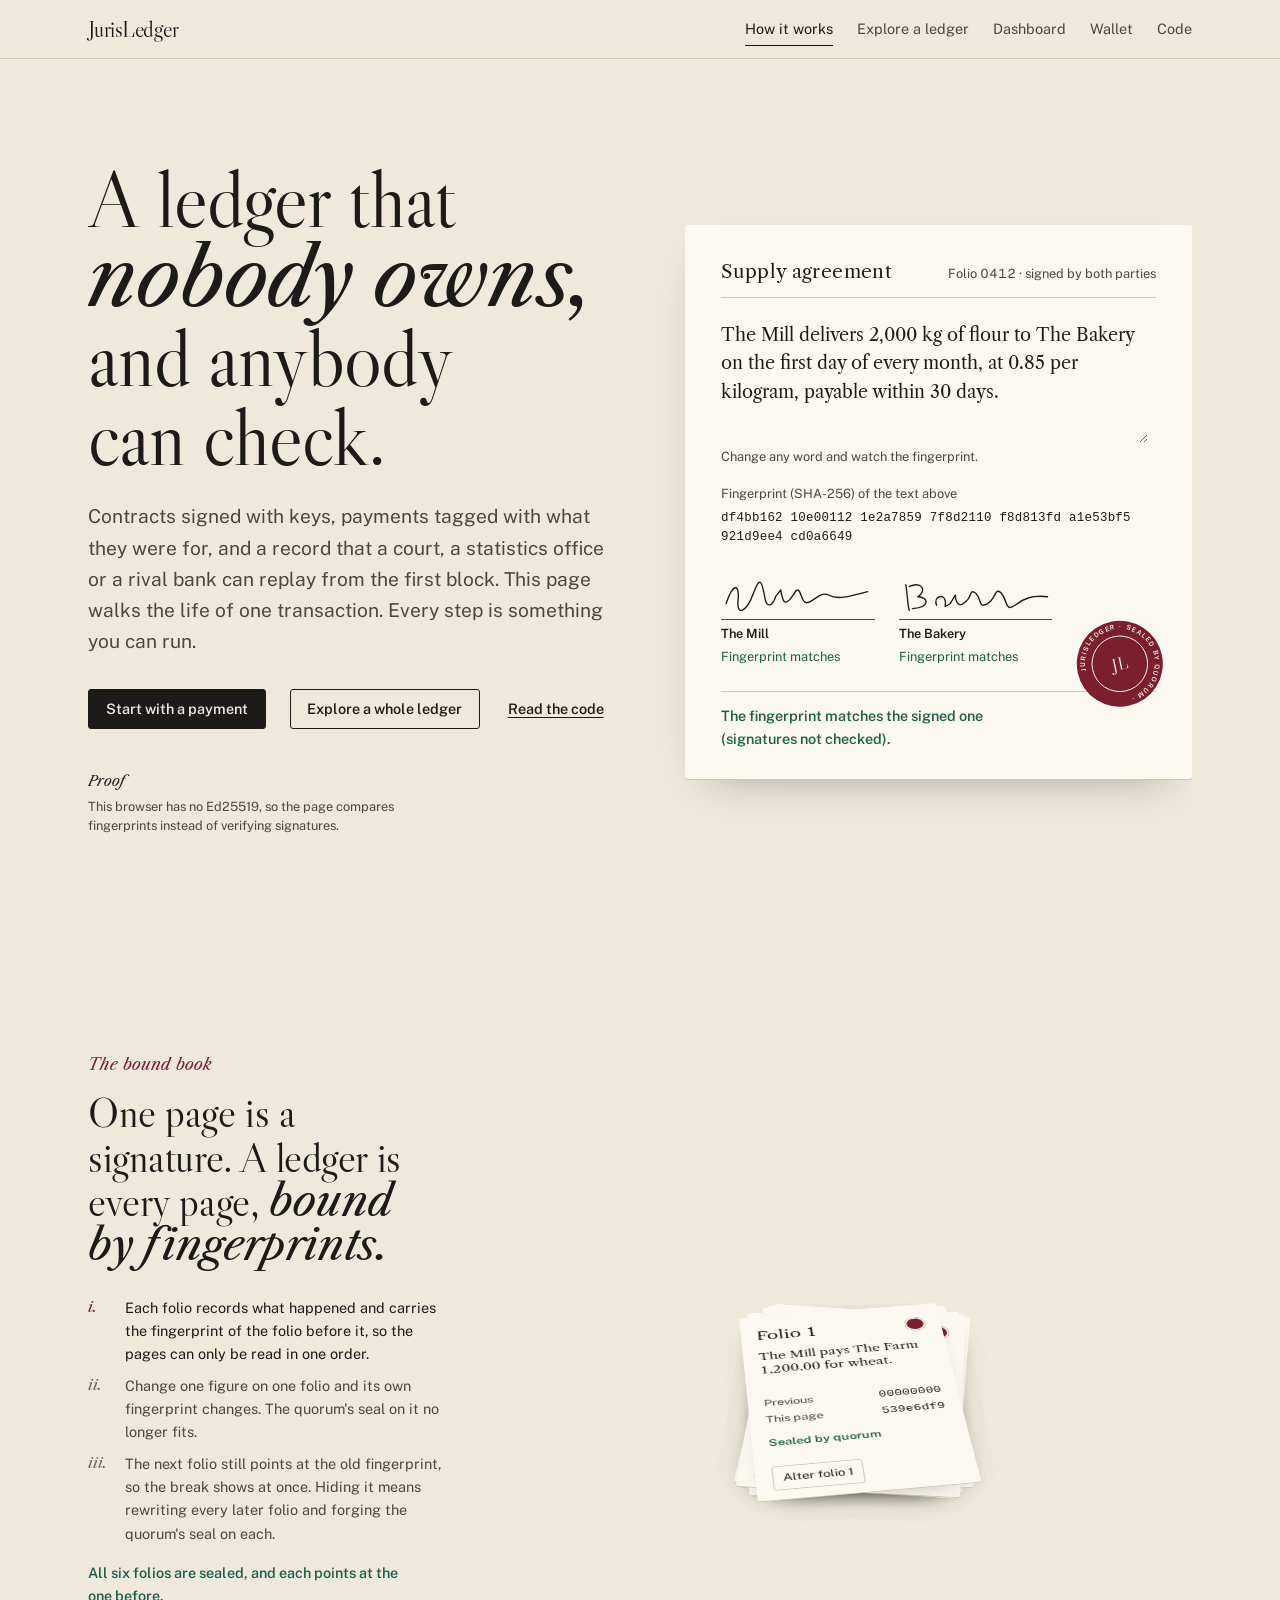
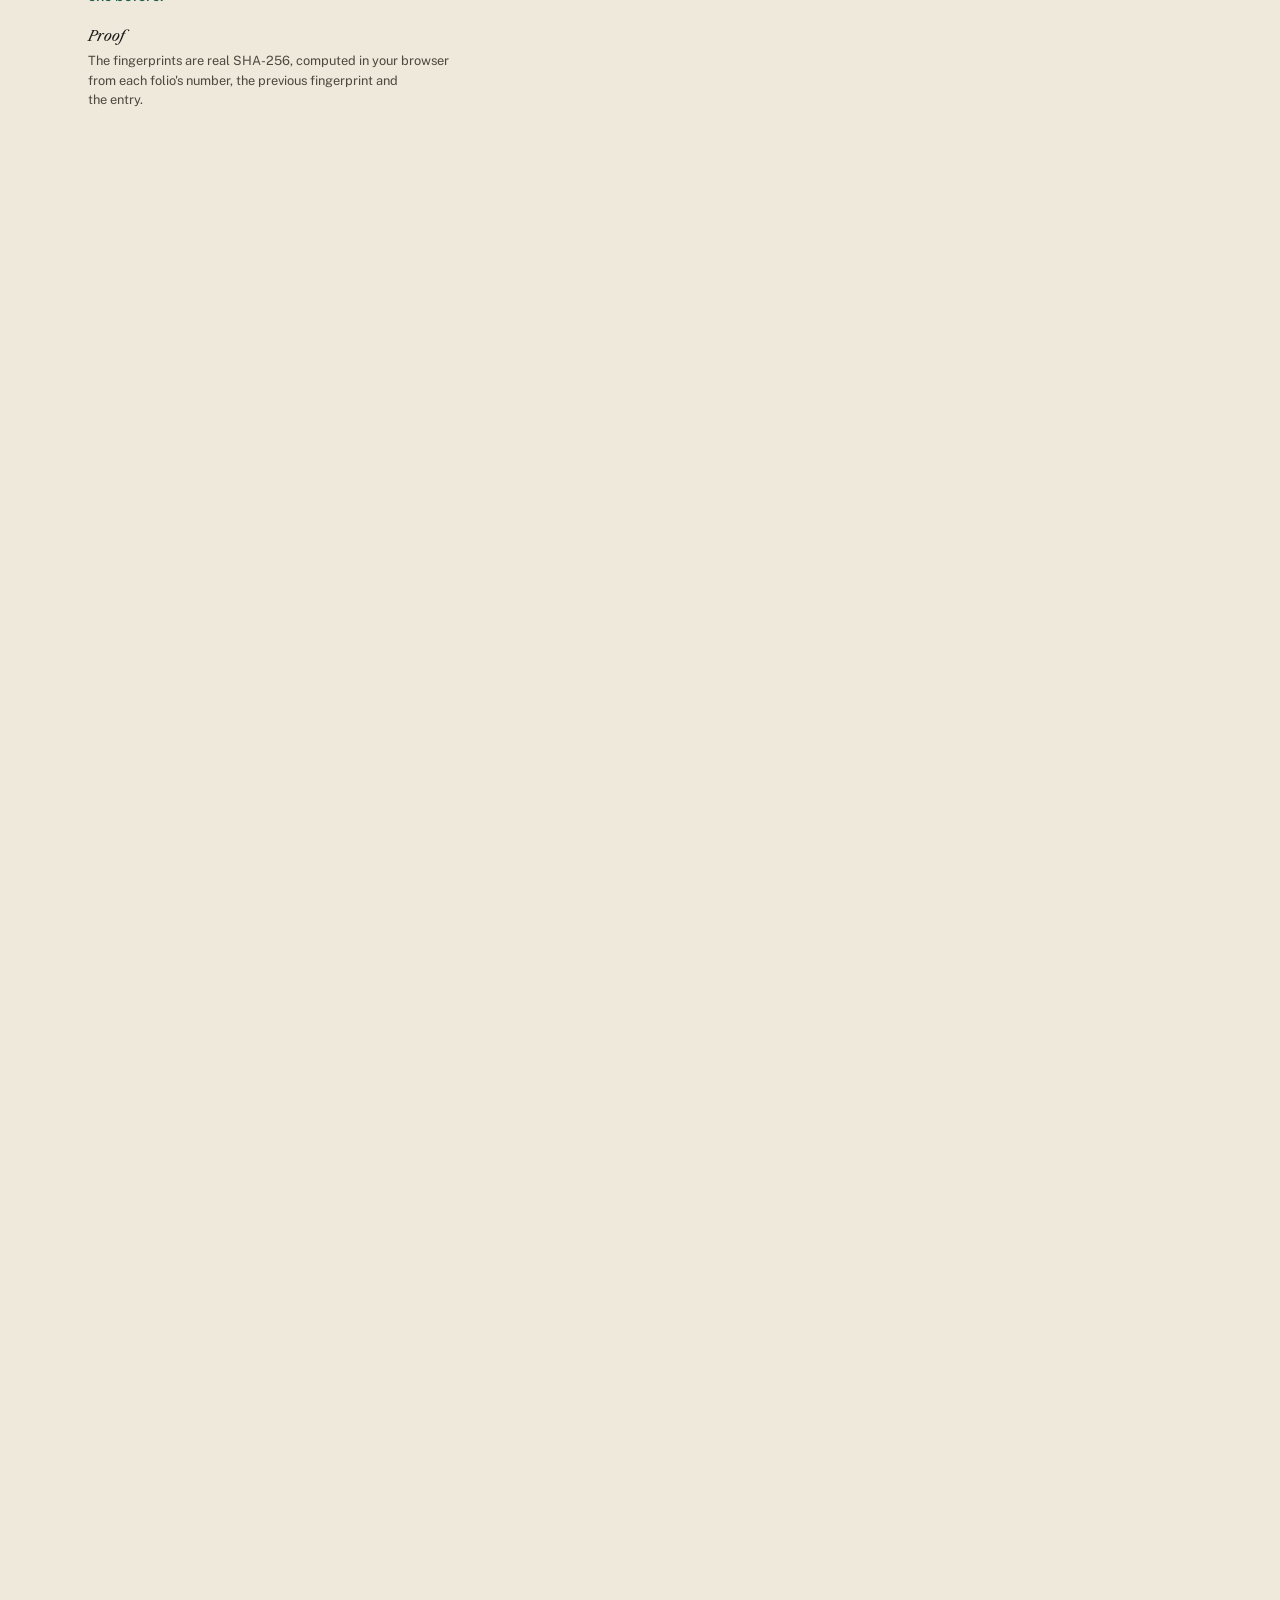
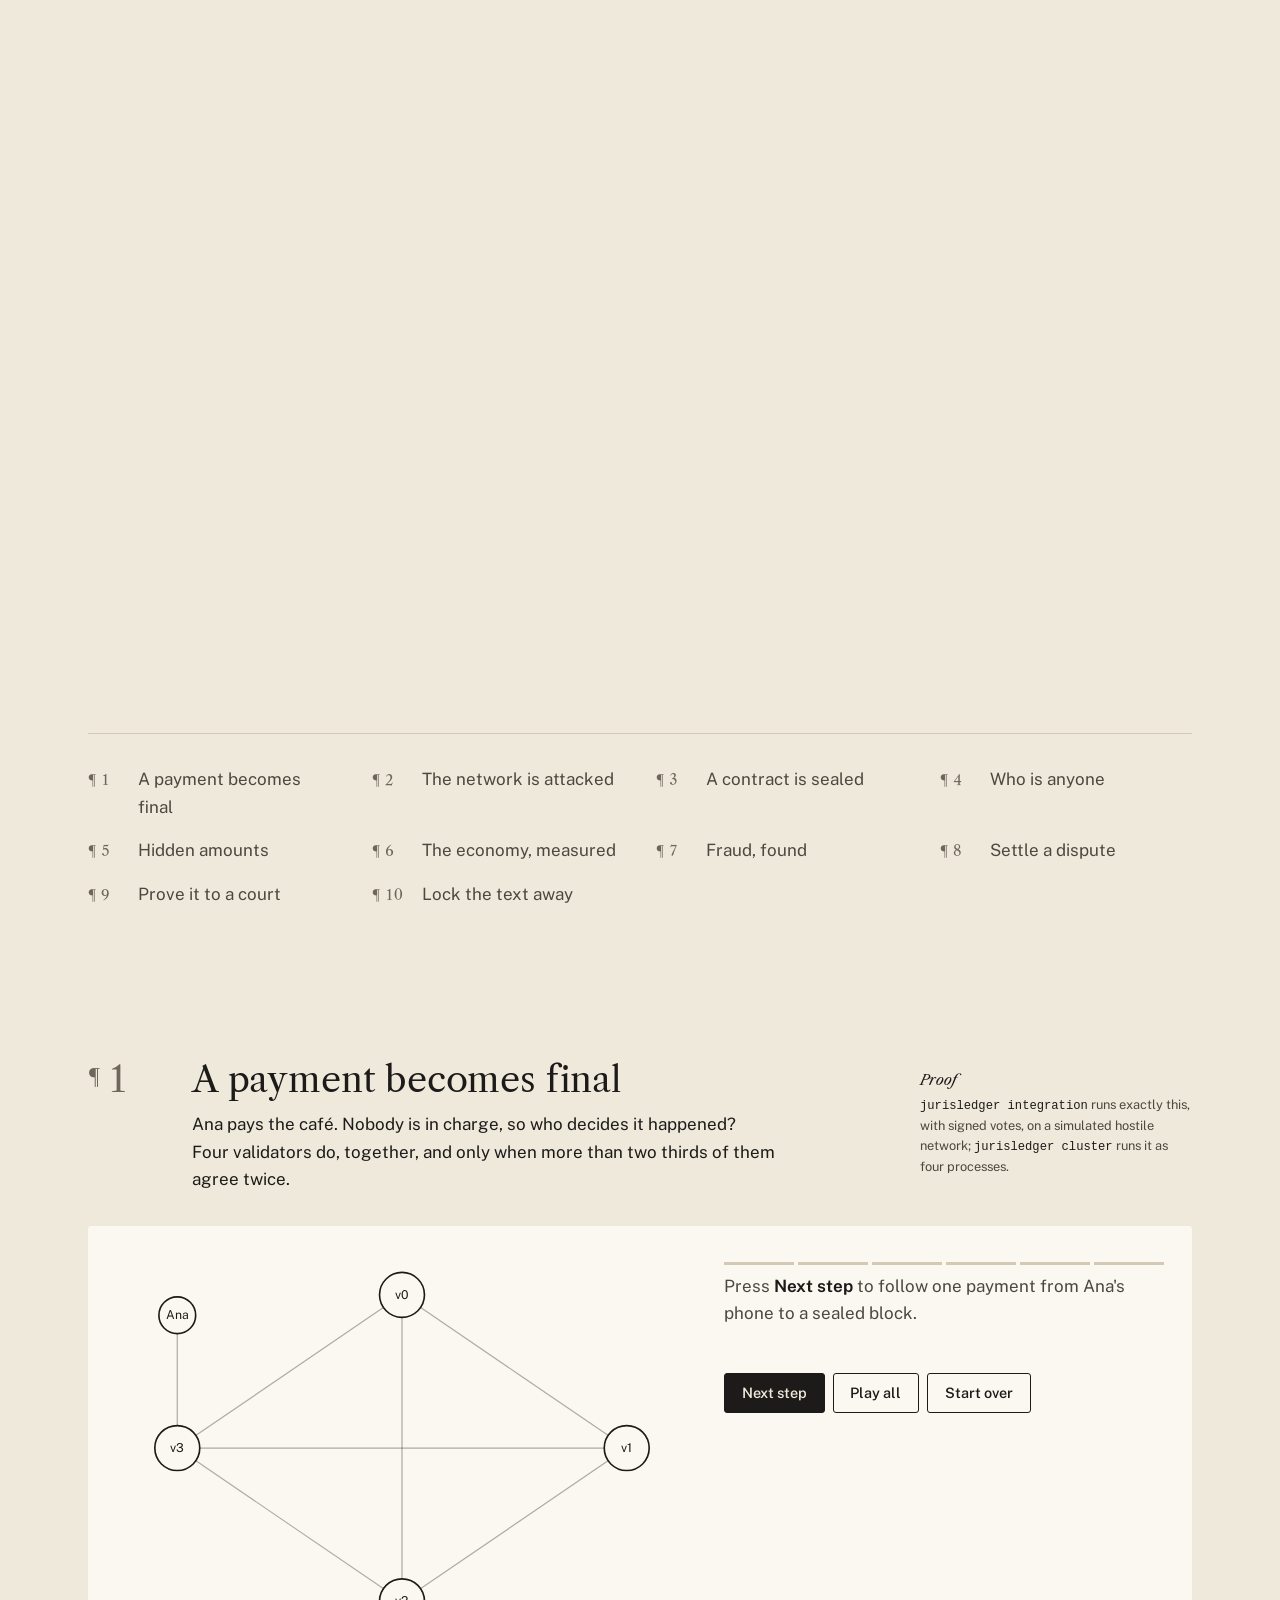
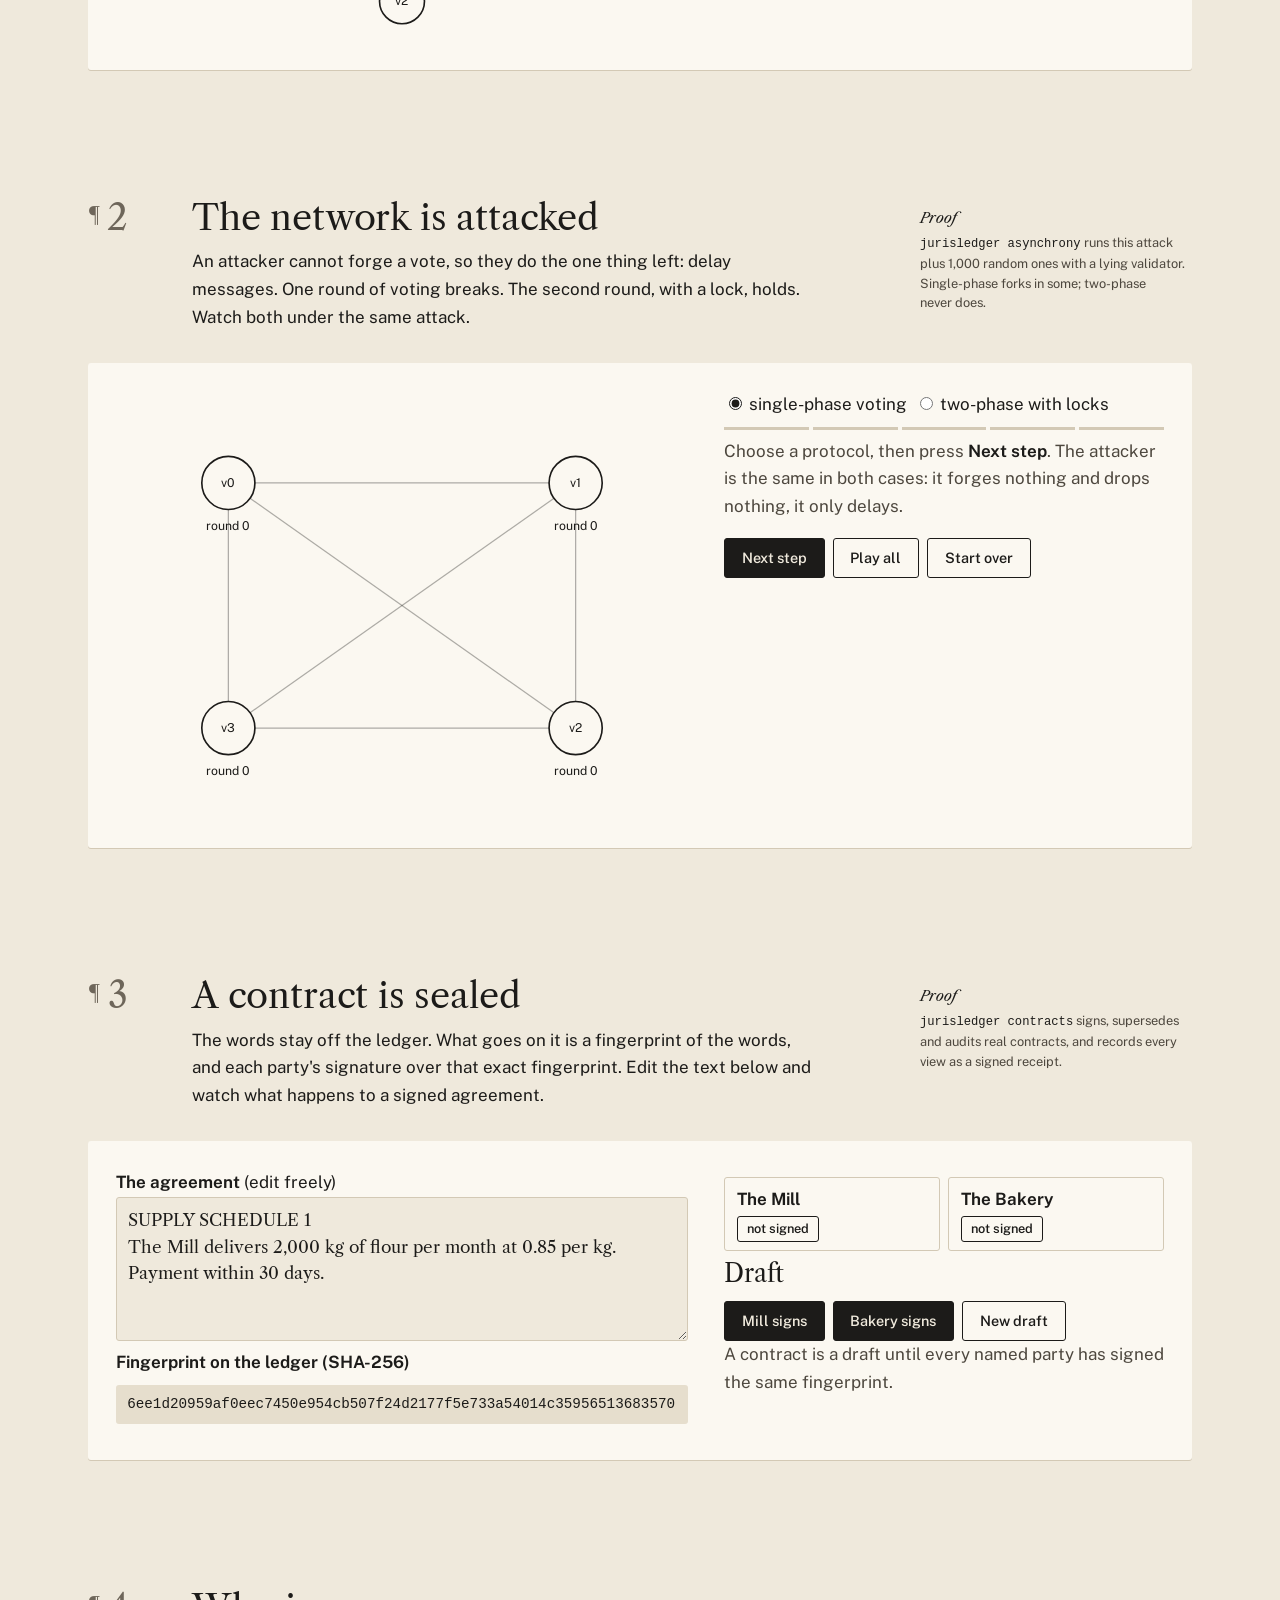
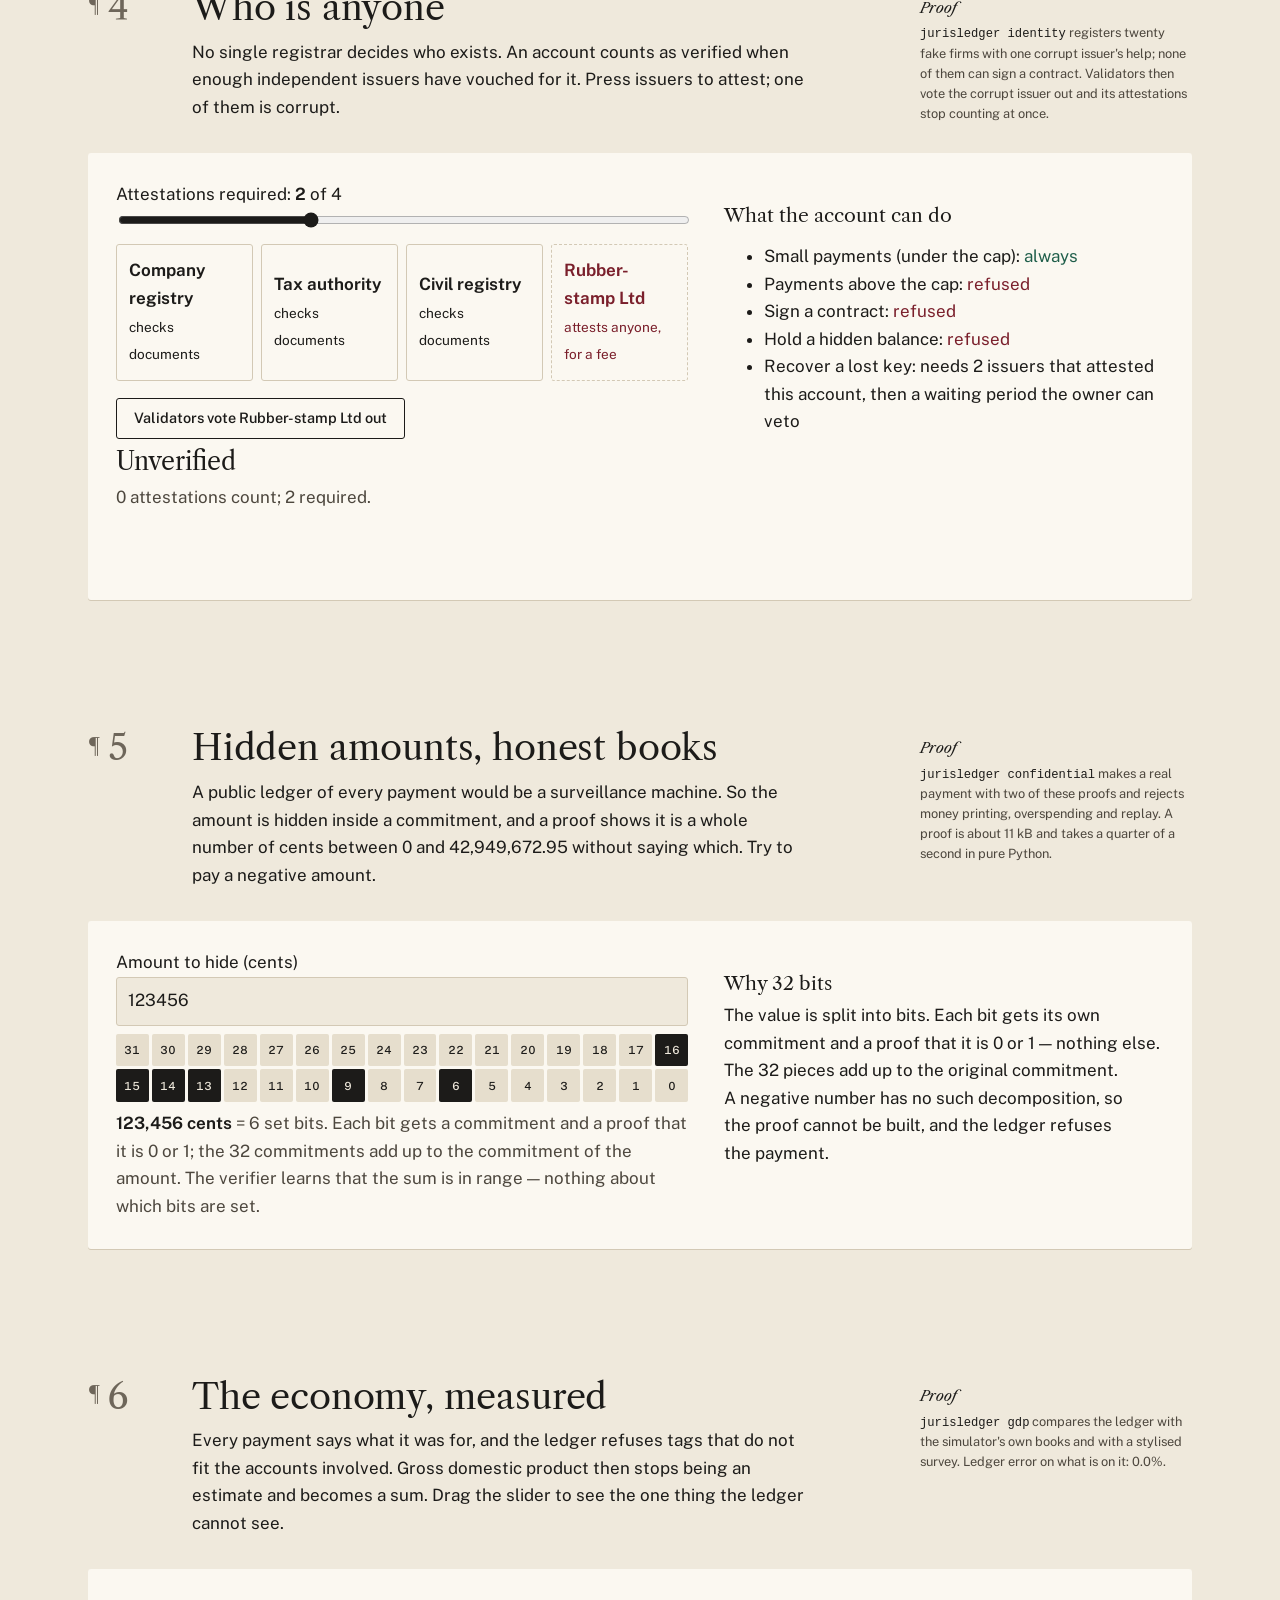
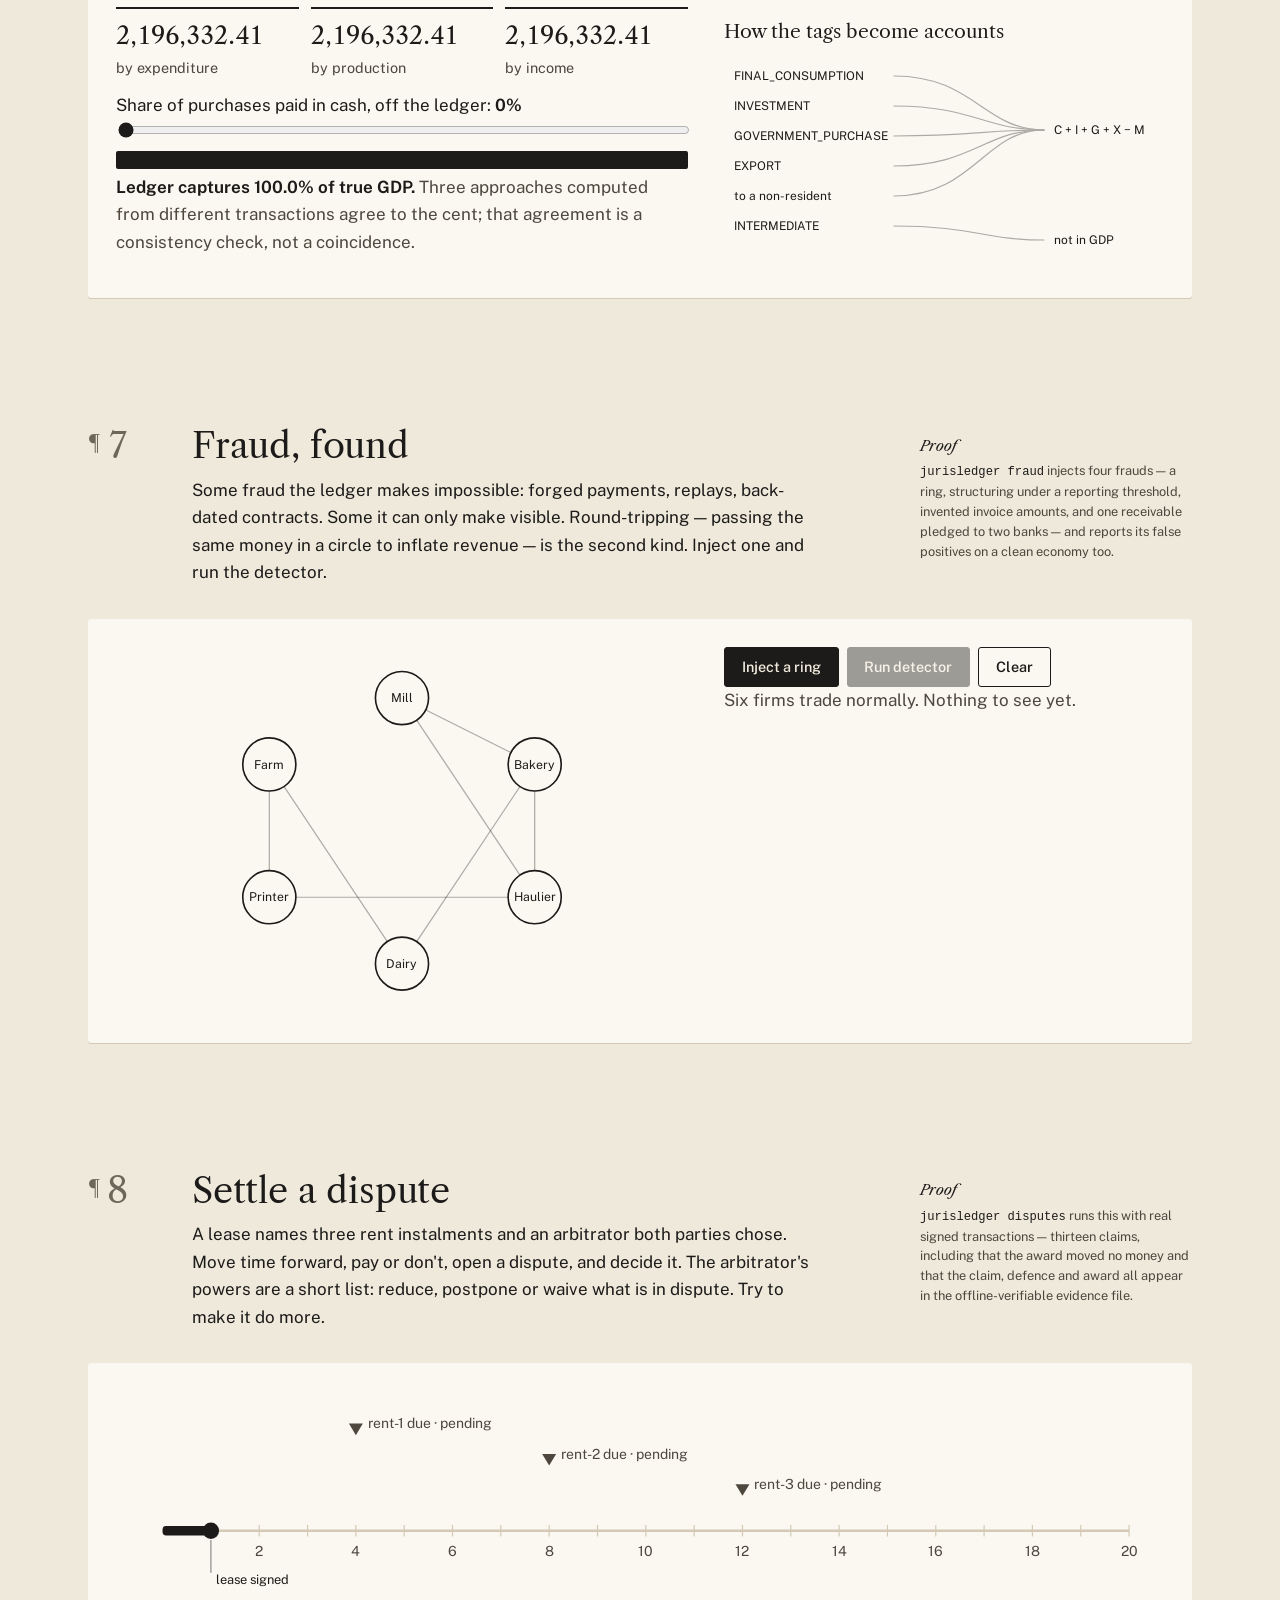
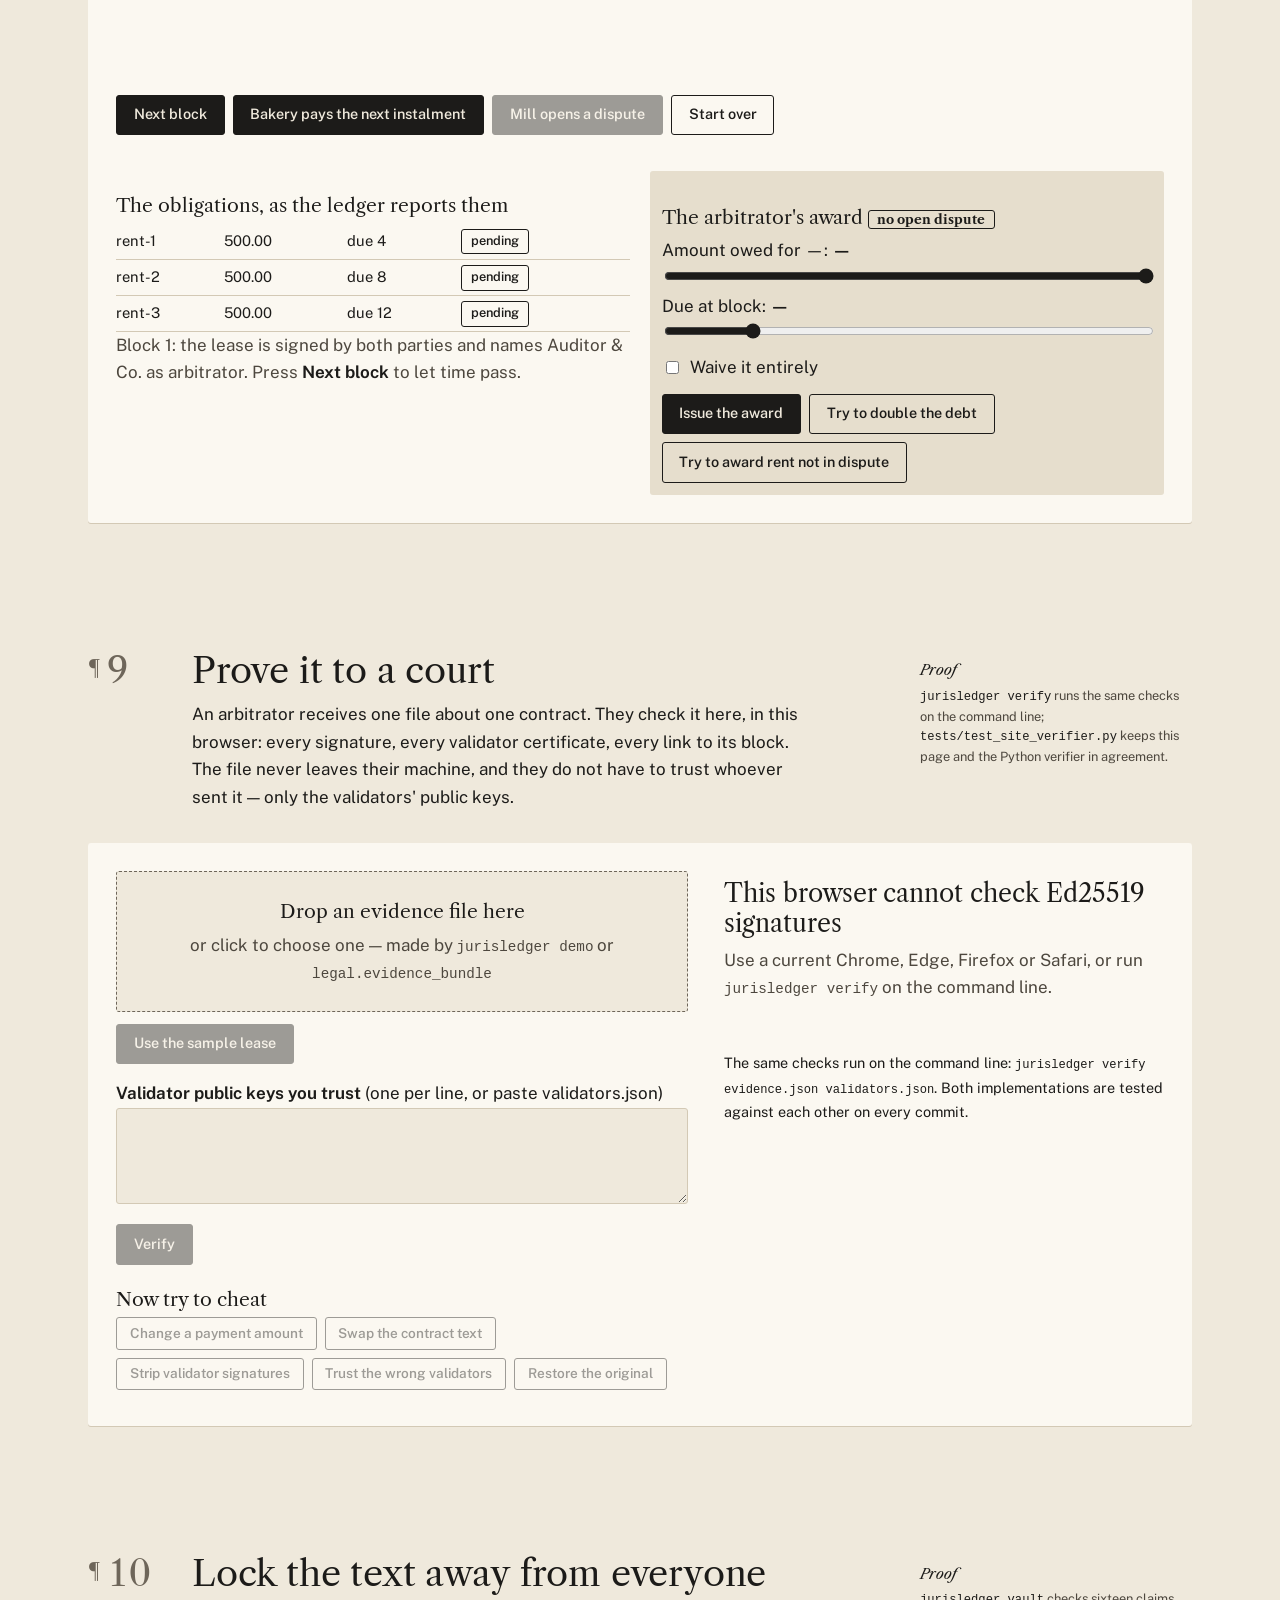
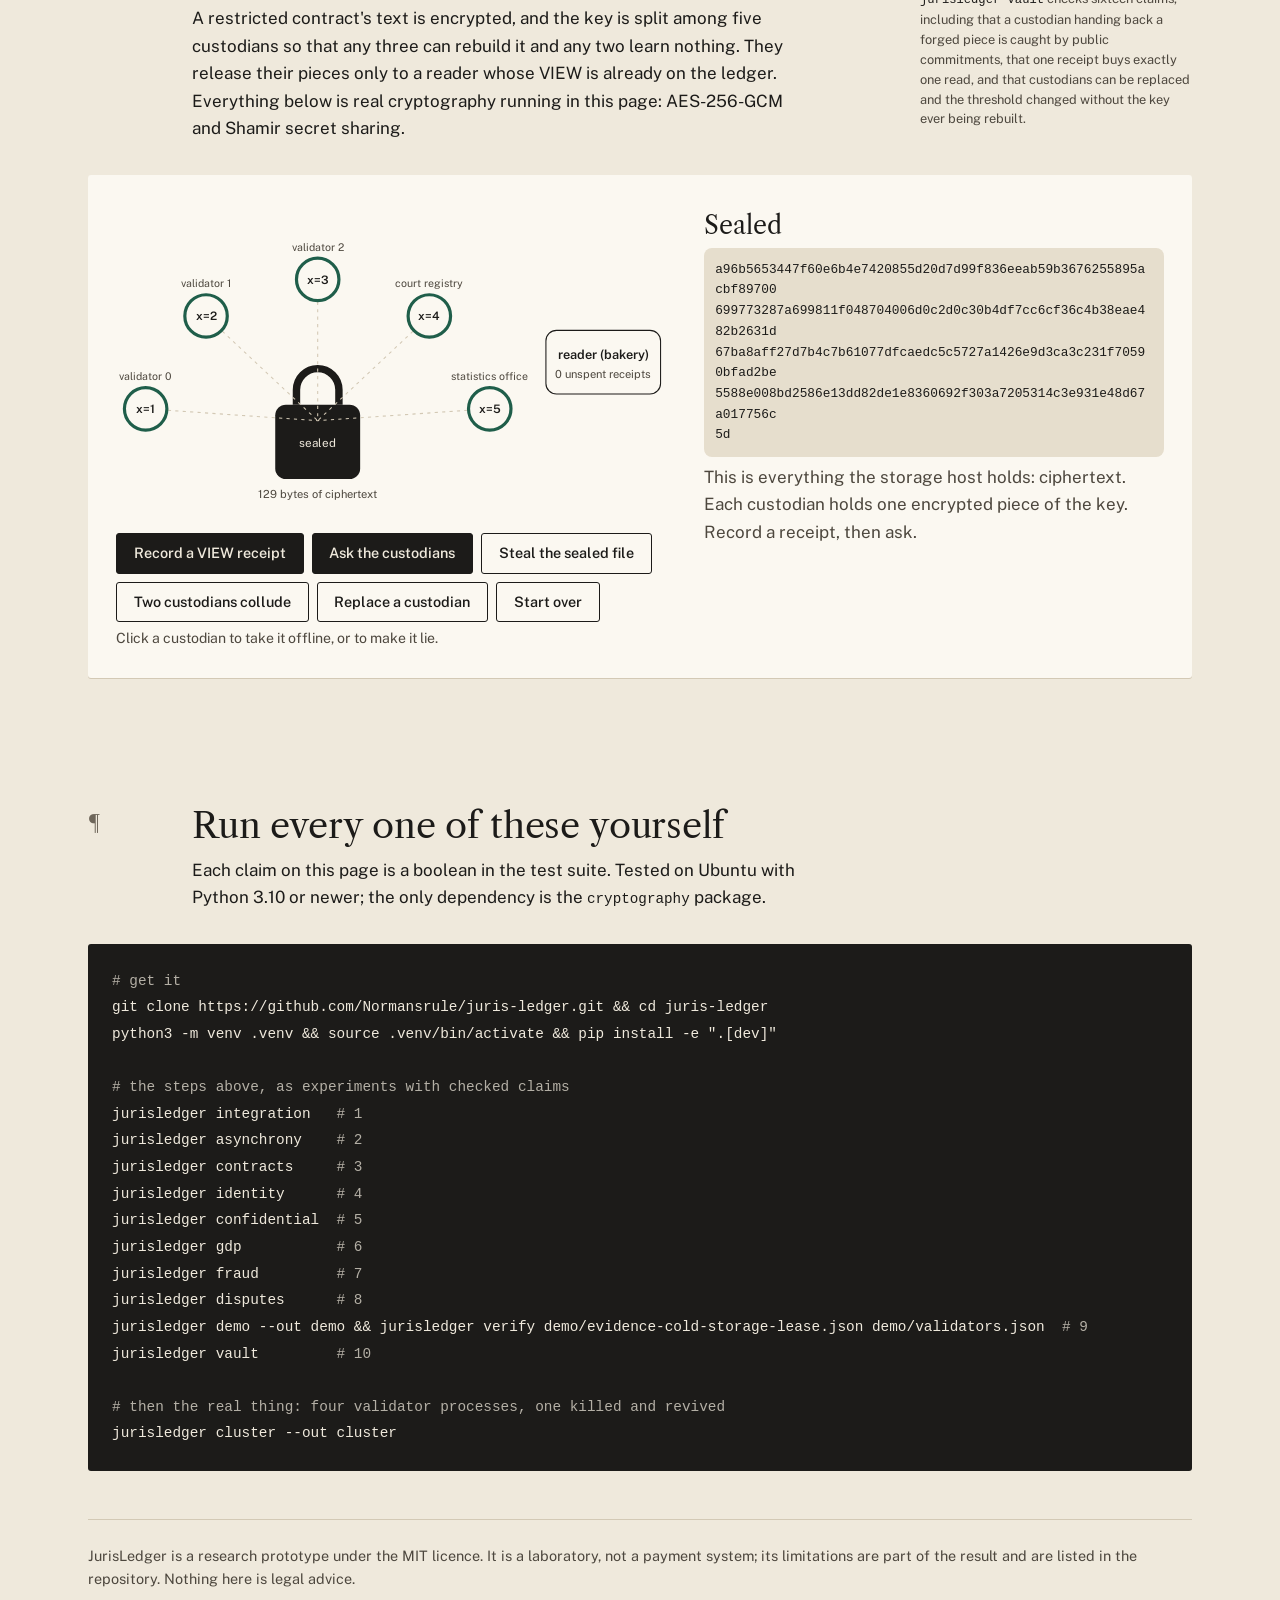
<file: site/index.html>
<!doctype html>
<html lang="en">
<head>
<meta http-equiv="Content-Security-Policy" content="default-src 'self'; script-src 'self' 'sha256-wAZmlS+zSgR4u4/MB4sSijRKa481z035eZaIeND8QhI='; style-src 'self' 'unsafe-inline'; img-src 'self' data: blob:; connect-src 'self' http: https:; object-src 'none'; base-uri 'none'; form-action 'none'">
<meta charset="utf-8">
<meta name="viewport" content="width=device-width,initial-scale=1,viewport-fit=cover">
<title>JurisLedger — how a public ledger for contracts and accounts works</title>
<meta name="description" content="Step through how a payment becomes final, how a network attack fails, how a contract is sealed, and how a country measures its economy from the ledger.">
<link rel="stylesheet" href="style.css">
</head>
<body>
<header class="top"><div class="wrap">
  <a class="brand" href="#top">JurisLedger</a>
  <nav class="folios" aria-label="Site"><a href="index.html" aria-current="page">How it works</a><a href="explorer.html">Explore a ledger</a><a href="dashboard.html">Dashboard</a><a href="wallet.html">Wallet</a><a href="https://github.com/Normansrule/juris-ledger">Code</a></nav>
</div></header>

<main id="top" class="wrap">
<section class="hero">
  <div>
    <h1><span class="w"><span style="--i:0">A</span></span> <span class="w"><span style="--i:1">ledger</span></span> <span class="w"><span style="--i:2">that</span></span> <em><span class="w"><span style="--i:3">nobody</span></span> <span class="w"><span style="--i:4">owns,</span></span></em> <span class="w"><span style="--i:5">and</span></span> <span class="w"><span style="--i:6">anybody</span></span> <span class="w"><span style="--i:7">can</span></span> <span class="w"><span style="--i:8">check.</span></span></h1>
    <p class="lead">Contracts signed with keys, payments tagged with what they were for, and a record that a court, a statistics office or a rival bank can replay from the first block. This page walks the life of one transaction. Every step is something you can run.</p>
    <div class="cta"><a class="btn" href="#final">Start with a payment</a><a class="btn ghost" href="explorer.html">Explore a whole ledger</a><a class="btn link" href="https://github.com/Normansrule/juris-ledger">Read the code</a></div>
    <p class="cite" id="deedMethod" style="max-width:46ch;margin-top:var(--s-6)"></p>
  </div>
  <figure class="deed" aria-labelledby="deedTitle">
    <div class="deed-head"><h2 id="deedTitle">Supply agreement</h2><span>Folio 0412 · signed by both parties</span></div>
    <label class="visually-hidden" for="deedText">The agreement. Change any word and watch the signatures.</label>
    <textarea id="deedText" spellcheck="false" rows="4">The Mill delivers 2,000 kg of flour to The Bakery on the first day of every month, at 0.85 per kilogram, payable within 30 days.</textarea>
    <p class="hint" id="deedHint">This is a real signed text. Change any word.</p>
    <div class="deed-hash">Fingerprint (SHA-256) of the text above<code id="deedHash">…</code></div>
    <div class="sigs">
      <div class="sig"><svg viewBox="0 0 180 48" aria-hidden="true"><path class="ink" pathLength="1" d="M6 34C14 10 22 10 20 30S30 44 38 22 48 8 52 30C54 38 60 38 64 26L70 18C72 30 74 36 80 30 86 24 88 14 92 20 96 28 96 36 104 32 112 28 118 20 126 24 136 30 150 26 172 20"/><path class="strike" pathLength="1" d="M2 30L176 18"/></svg>
        <span class="line"><span class="who">The Mill</span><span class="state">Waiting for the signature</span></span></div>
      <div class="sig"><svg viewBox="0 0 180 48" aria-hidden="true"><path class="ink" pathLength="1" d="M8 12C10 24 10 36 12 42M12 14C26 8 34 18 22 26 34 26 38 38 16 40M44 36C40 26 52 22 54 30 56 38 50 40 60 34L66 24C66 32 70 40 78 32 86 26 82 16 90 22 98 30 92 40 104 34 114 28 112 14 120 22 128 32 124 44 136 36 146 28 156 24 174 26"/><path class="strike" pathLength="1" d="M4 34L176 20"/></svg>
        <span class="line"><span class="who">The Bakery</span><span class="state">Waiting for the signature</span></span></div>
    </div>
    <svg class="seal" id="deedSeal" viewBox="0 0 100 100" aria-hidden="true"><title>Seal intact</title>
      <defs><path id="sealRing" d="M50 50m-39 0a39 39 0 1 1 78 0a39 39 0 1 1-78 0"/></defs>
      <circle cx="50" cy="50" r="48" fill="currentColor"/><circle cx="50" cy="50" r="31" fill="none" stroke="var(--sheet)" stroke-width="1"/>
      <text><textPath href="#sealRing">JURISLEDGER · SEALED BY QUORUM ·</textPath></text>
      <text class="mono" x="50" y="57" text-anchor="middle">JL</text>
      <path class="crack" pathLength="1" d="M18 26L36 40 30 50 46 58 42 70 60 74 70 88"/></svg>
    <div class="deed-foot"><p class="deed-status" id="deedStatus" role="status" aria-live="polite"></p><button class="btn ghost" id="deedReset" type="button" hidden>Put the original back</button></div>
    <figcaption class="visually-hidden">A two-party agreement whose SHA-256 fingerprint is signed with Ed25519 in your browser, where the browser supports it.</figcaption>
  </figure>
</section>
<section class="book" id="book" aria-labelledby="bookTitle">
  <div class="book-pin">
    <div class="book-copy">
      <p class="kicker">The bound book</p>
      <h2 id="bookTitle">One page is a signature. A ledger is every page, <em>bound by fingerprints.</em></h2>
      <ol class="book-steps">
        <li class="on">Each folio records what happened and carries the fingerprint of the folio before it, so the pages can only be read in one order.</li>
        <li>Change one figure on one folio and its own fingerprint changes. The quorum's seal on it no longer fits.</li>
        <li>The next folio still points at the old fingerprint, so the break shows at once. Hiding it means rewriting every later folio and forging the quorum's seal on each.</li>
      </ol>
      <p class="book-status" id="bookStatus" aria-live="off" tabindex="-1"></p>
      <button class="btn ghost" id="bookReset" type="button" hidden>Restore every folio</button>
      <p class="cite" id="bookMethod">The fingerprints are real SHA-256, computed in your browser from each folio's number, the previous fingerprint and the entry.</p>
    </div>
    <ol class="pages" id="bookPages" aria-label="Six folios of a ledger">
      <li class="page" data-alt="12,000.00">
        <div class="pg-head"><span class="pg-n">Folio 1</span><span class="pg-seal" aria-hidden="true"></span></div>
        <p class="pg-entry">The Mill pays The Farm <span class="amt">1,200.00</span> for wheat.</p>
        <dl class="pg-hash"><dt>Previous</dt><dd class="prev">00000000</dd><dt>This page</dt><dd class="self">…</dd></dl>
        <p class="pg-state">Sealed by quorum</p>
        <button class="pg-alter" type="button">Alter folio 1</button>
      </li>
      <li class="page" data-alt="170.00">
        <div class="pg-head"><span class="pg-n">Folio 2</span><span class="pg-seal" aria-hidden="true"></span></div>
        <p class="pg-entry">The Bakery pays The Mill <span class="amt">1,700.00</span> for flour.</p>
        <dl class="pg-hash"><dt>Previous</dt><dd class="prev">…</dd><dt>This page</dt><dd class="self">…</dd></dl>
        <p class="pg-state">Sealed by quorum</p>
        <button class="pg-alter" type="button">Alter folio 2</button>
      </li>
      <li class="page" data-alt="6,400.00">
        <div class="pg-head"><span class="pg-n">Folio 3</span><span class="pg-seal" aria-hidden="true"></span></div>
        <p class="pg-entry">The Café pays The Bakery <span class="amt">640.00</span> for bread.</p>
        <dl class="pg-hash"><dt>Previous</dt><dd class="prev">…</dd><dt>This page</dt><dd class="self">…</dd></dl>
        <p class="pg-state">Sealed by quorum</p>
        <button class="pg-alter" type="button">Alter folio 3</button>
      </li>
      <li class="page" data-alt="8.50">
        <div class="pg-head"><span class="pg-n">Folio 4</span><span class="pg-seal" aria-hidden="true"></span></div>
        <p class="pg-entry">The city pays The Café <span class="amt">85.00</span> for school lunches.</p>
        <dl class="pg-hash"><dt>Previous</dt><dd class="prev">…</dd><dt>This page</dt><dd class="self">…</dd></dl>
        <p class="pg-state">Sealed by quorum</p>
        <button class="pg-alter" type="button">Alter folio 4</button>
      </li>
      <li class="page" data-alt="31.00">
        <div class="pg-head"><span class="pg-n">Folio 5</span><span class="pg-seal" aria-hidden="true"></span></div>
        <p class="pg-entry">The Bakery pays Sam <span class="amt">310.00</span> in wages.</p>
        <dl class="pg-hash"><dt>Previous</dt><dd class="prev">…</dd><dt>This page</dt><dd class="self">…</dd></dl>
        <p class="pg-state">Sealed by quorum</p>
        <button class="pg-alter" type="button">Alter folio 5</button>
      </li>
      <li class="page" data-alt="9.60">
        <div class="pg-head"><span class="pg-n">Folio 6</span><span class="pg-seal" aria-hidden="true"></span></div>
        <p class="pg-entry">The Farm pays the city <span class="amt">96.00</span> in tax.</p>
        <dl class="pg-hash"><dt>Previous</dt><dd class="prev">…</dd><dt>This page</dt><dd class="self">…</dd></dl>
        <p class="pg-state">Sealed by quorum</p>
        <button class="pg-alter" type="button">Alter folio 6</button>
      </li>
    </ol>
  </div>
</section>
<nav class="toc" aria-label="Steps on this page"><ol><li><a href="#final">A payment becomes final</a></li><li><a href="#attack">The network is attacked</a></li><li><a href="#contract">A contract is sealed</a></li><li><a href="#identity">Who is anyone</a></li><li><a href="#hidden">Hidden amounts</a></li><li><a href="#gdp">The economy, measured</a></li><li><a href="#fraud">Fraud, found</a></li><li><a href="#dispute">Settle a dispute</a></li><li><a href="#evidence">Prove it to a court</a></li><li><a href="#vault">Lock the text away</a></li></ol></nav>

<!-- 1 ------------------------------------------------------------------ -->
<section class="folio" id="final">
  <div class="head"><div class="num">1</div><div><h2>A payment becomes final</h2>
  <p>Ana pays the café. Nobody is in charge, so who decides it happened? Four validators do, together, and only when more than two thirds of them agree twice.</p></div>
  <aside class="cite"><p><code>jurisledger integration</code> runs exactly this, with signed votes, on a simulated hostile network; <code>jurisledger cluster</code> runs it as four processes.</p></aside></div>
  <div class="stage">
    <div>
      <svg id="finalSvg" viewBox="0 0 560 380" aria-hidden="true">
        <defs><marker id="arr" viewBox="0 0 10 10" refX="8" refY="5" markerWidth="6" markerHeight="6" orient="auto"><path d="M0 0L10 5L0 10z" fill="currentColor"/></marker></defs>
        <g id="finalEdges"></g><g id="finalNodes"></g><g id="finalDots"></g>
        <g id="finalBlock" opacity="0"><rect x="215" y="150" width="130" height="80" rx="8" fill="var(--sheet)" stroke="var(--ink)" stroke-width="1.6"/>
          <text x="280" y="180" text-anchor="middle" font-size="12" fill="var(--ink)">block 7</text><text x="280" y="200" text-anchor="middle" font-size="11" fill="var(--ink-2)">Ana → café 4.50</text></g>
        <g id="finalSeal" opacity="0" style="transform-origin:340px 232px"><circle cx="340" cy="232" r="30" fill="var(--sheet)" fill-opacity=".85" stroke="var(--seal)" stroke-width="3"/><circle cx="340" cy="232" r="24" fill="none" stroke="var(--seal)" stroke-width="1"/>
          <text x="340" y="229" text-anchor="middle" font-size="9" fill="var(--seal)" font-family="var(--serif)">FINAL</text><text x="340" y="241" text-anchor="middle" font-size="7.5" fill="var(--seal)">3 of 4 signed</text></g>
      </svg>
    </div>
    <div>
      <div class="steps" id="finalSteps"></div>
      <div class="caption" id="finalCap"></div>
      <div class="controls"><button class="btn" id="finalNext">Next step</button><button class="btn ghost" id="finalPlay">Play all</button><button class="btn ghost" id="finalReset">Start over</button></div>
    </div>
  </div>
</section>

<!-- 2 ------------------------------------------------------------------ -->
<section class="folio" id="attack">
  <div class="head"><div class="num">2</div><div><h2>The network is attacked</h2>
  <p>An attacker cannot forge a vote, so they do the one thing left: delay messages. One round of voting breaks. The second round, with a lock, holds. Watch both under the same attack.</p></div>
  <aside class="cite"><p><code>jurisledger asynchrony</code> runs this attack plus 1,000 random ones with a lying validator. Single-phase forks in some; two-phase never does.</p></aside></div>
  <div class="stage">
    <div>
      <svg id="attackSvg" viewBox="0 0 560 420" aria-hidden="true"></svg>
    </div>
    <div>
      <div class="controls" style="margin-top:0">
        <label><input type="radio" name="proto" value="single" checked> single-phase voting</label>
        <label><input type="radio" name="proto" value="two"> two-phase with locks</label>
      </div>
      <div class="steps" id="attackSteps"></div>
      <div class="caption" id="attackCap"></div>
      <div class="controls"><button class="btn" id="attackNext">Next step</button><button class="btn ghost" id="attackPlay">Play all</button><button class="btn ghost" id="attackReset">Start over</button></div>
    </div>
  </div>
</section>

<!-- 3 ------------------------------------------------------------------ -->
<section class="folio" id="contract">
  <div class="head"><div class="num">3</div><div><h2>A contract is sealed</h2>
  <p>The words stay off the ledger. What goes on it is a fingerprint of the words, and each party's signature over that exact fingerprint. Edit the text below and watch what happens to a signed agreement.</p></div>
  <aside class="cite"><p><code>jurisledger contracts</code> signs, supersedes and audits real contracts, and records every view as a signed receipt.</p></aside></div>
  <div class="stage">
    <div>
      <label for="prose"><strong>The agreement</strong> (edit freely)</label>
      <textarea id="prose">SUPPLY SCHEDULE 1
The Mill delivers 2,000 kg of flour per month at 0.85 per kg. Payment within 30 days.</textarea>
      <strong>Fingerprint on the ledger (SHA-256)</strong>
      <span class="hash" id="proseHash">…</span>
    </div>
    <div>
      <div class="parties"><div class="party" id="pMill"><strong>The Mill</strong><br><span class="status">not signed</span></div><div class="party" id="pBakery"><strong>The Bakery</strong><br><span class="status">not signed</span></div></div>
      <div class="verdict" id="contractVerdict">Draft</div>
      <div class="controls"><button class="btn" id="signMill">Mill signs</button><button class="btn" id="signBakery">Bakery signs</button><button class="btn ghost" id="contractReset">New draft</button></div>
      <div class="caption" id="contractCap">A contract is a draft until every named party has signed the same fingerprint. Signatures bind to the fingerprint, not to the title, so changing one character afterwards invalidates nothing on the ledger — it simply produces a different document that nobody has signed.</div>
    </div>
  </div>
</section>

<!-- 4 ------------------------------------------------------------------ -->
<section class="folio" id="identity">
  <div class="head"><div class="num">4</div><div><h2>Who is anyone</h2>
  <p>No single registrar decides who exists. An account counts as verified when enough independent issuers have vouched for it. Press issuers to attest; one of them is corrupt.</p></div>
  <aside class="cite"><p><code>jurisledger identity</code> registers twenty fake firms with one corrupt issuer's help; none of them can sign a contract. Validators then vote the corrupt issuer out and its attestations stop counting at once.</p></aside></div>
  <div class="stage">
    <div>
      <label>Attestations required: <strong id="kLabel">2</strong> of 4<input type="range" id="kRange" min="1" max="4" value="2"></label>
      <div class="issuers" id="issuers"></div>
      <div class="verdict" id="idVerdict"></div>
      <div class="caption" id="idCap"></div>
    </div>
    <div>
      <h3>What the account can do</h3>
      <ul id="idAbilities"></ul>
    </div>
  </div>
</section>

<!-- 5 ------------------------------------------------------------------ -->
<section class="folio" id="hidden">
  <div class="head"><div class="num">5</div><div><h2>Hidden amounts, honest books</h2>
  <p>A public ledger of every payment would be a surveillance machine. So the amount is hidden inside a commitment, and a proof shows it is a whole number of cents between 0 and 42,949,672.95 without saying which. Try to pay a negative amount.</p></div>
  <aside class="cite"><p><code>jurisledger confidential</code> makes a real payment with two of these proofs and rejects money printing, overspending and replay. A proof is about 11 kB and takes a quarter of a second in pure Python.</p></aside></div>
  <div class="stage">
    <div>
      <label>Amount to hide (cents) <input type="number" id="hidAmt" value="123456" step="1"></label>
      <div class="bits" id="bits"></div>
      <div class="caption" id="hidCap"></div>
    </div>
    <div>
      <h3>Why 32 bits</h3>
      <p>The value is split into bits. Each bit gets its own commitment and a proof that it is 0 or 1 — nothing else. The 32 pieces add up to the original commitment. A negative number has no such decomposition, so the proof cannot be built, and the ledger refuses the payment.</p>
    </div>
  </div>
</section>

<!-- 6 ------------------------------------------------------------------ -->
<section class="folio" id="gdp">
  <div class="head"><div class="num">6</div><div><h2>The economy, measured</h2>
  <p>Every payment says what it was for, and the ledger refuses tags that do not fit the accounts involved. Gross domestic product then stops being an estimate and becomes a sum. Drag the slider to see the one thing the ledger cannot see.</p></div>
  <aside class="cite"><p><code>jurisledger gdp</code> compares the ledger with the simulator's own books and with a stylised survey. Ledger error on what is on it: 0.0%.</p></aside></div>
  <div class="stage">
    <div>
      <div class="figs"><div><b id="gdpE">2,196,332.41</b>by expenditure</div><div><b id="gdpP">2,196,332.41</b>by production</div><div><b id="gdpI">2,196,332.41</b>by income</div></div>
      <label>Share of purchases paid in cash, off the ledger: <strong id="cashLabel">0%</strong><input type="range" id="cash" min="0" max="60" value="0"></label>
      <div class="bar"><i id="gdpBar" style="width:100%"></i></div>
      <div class="caption" id="gdpCap"><strong>Ledger captures 100.0% of true GDP.</strong> Three approaches computed from different transactions agree to the cent; that agreement is a consistency check, not a coincidence.</div>
    </div>
    <div>
      <h3>How the tags become accounts</h3>
      <svg viewBox="0 0 440 220" aria-hidden="true" style="font:12px var(--sans)">
        <g fill="var(--ink)"><text x="10" y="30">FINAL_CONSUMPTION</text><text x="10" y="60">INVESTMENT</text><text x="10" y="90">GOVERNMENT_PURCHASE</text><text x="10" y="120">EXPORT</text><text x="10" y="150">to a non-resident</text><text x="10" y="180">INTERMEDIATE</text></g>
        <g class="flow" stroke-linecap="round"><path d="M170 26 C 250 26, 260 80, 320 80"/><path d="M170 56 C 250 56, 260 80, 320 80"/><path d="M170 86 C 250 86, 260 80, 320 80"/><path d="M170 116 C 250 116, 260 80, 320 80"/><path d="M170 146 C 250 146, 260 80, 320 80"/><path d="M170 176 C 250 176, 260 190, 320 190"/></g>
        <g fill="var(--ink)"><text x="330" y="84">C + I + G + X − M</text><text x="330" y="194">not in GDP</text></g>
      </svg>
    </div>
  </div>
</section>

<!-- 7 ------------------------------------------------------------------ -->
<section class="folio" id="fraud">
  <div class="head"><div class="num">7</div><div><h2>Fraud, found</h2>
  <p>Some fraud the ledger makes impossible: forged payments, replays, back-dated contracts. Some it can only make visible. Round-tripping — passing the same money in a circle to inflate revenue — is the second kind. Inject one and run the detector.</p></div>
  <aside class="cite"><p><code>jurisledger fraud</code> injects four frauds — a ring, structuring under a reporting threshold, invented invoice amounts, and one receivable pledged to two banks — and reports its false positives on a clean economy too.</p></aside></div>
  <div class="stage">
    <div><svg id="fraudSvg" viewBox="0 0 560 360" aria-hidden="true"></svg></div>
    <div>
      <div class="controls" style="margin-top:0"><button class="btn" id="fraudInject">Inject a ring</button><button class="btn" id="fraudDetect" disabled>Run detector</button><button class="btn ghost" id="fraudReset">Clear</button></div>
      <div class="caption" id="fraudCap">Six firms trade normally. Nothing to see yet.</div>
    </div>
  </div>
</section>

<!-- 8 ------------------------------------------------------------------ -->
<section class="folio" id="dispute">
  <div class="head"><div class="num">8</div><div><h2>Settle a dispute</h2>
  <p>A lease names three rent instalments and an arbitrator both parties chose. Move time forward, pay or don't, open a dispute, and decide it. The arbitrator's powers are a short list: reduce, postpone or waive what is in dispute. Try to make it do more.</p></div>
  <aside class="cite"><p><code>jurisledger disputes</code> runs this with real signed transactions — thirteen claims, including that the award moved no money and that the claim, defence and award all appear in the offline-verifiable evidence file.</p></aside></div>
  <div class="stage" style="grid-template-columns:1fr">
    <div>
      <svg id="dispSvg" viewBox="0 0 900 250" aria-hidden="true" style="font:12px var(--sans)"></svg>
      <div class="controls">
        <button class="btn" id="dNext">Next block</button>
        <button class="btn" id="dPay">Bakery pays the next instalment</button>
        <button class="btn" id="dOpen" disabled>Mill opens a dispute</button>
        <button class="btn ghost" id="dReset">Start over</button>
      </div>
    </div>
    <div style="display:grid;grid-template-columns:minmax(0,1fr) minmax(0,1fr);gap:1.2rem" class="disp-grid">
      <div>
        <h3>The obligations, as the ledger reports them</h3>
        <div id="dTable"></div>
        <div class="caption" id="dCap"></div>
      </div>
      <div id="dAward" class="inactive" inert>
        <h3>The arbitrator's award <span class="status" id="dAwardState">no open dispute</span></h3>
        <label>Amount owed for <span id="dAwardOb">—</span>: <strong id="dAmtLabel">—</strong><input type="range" id="dAmt" min="1" max="500" value="500"></label>
        <label>Due at block: <strong id="dDueLabel">—</strong><input type="range" id="dDue" min="1" max="30" value="6"></label>
        <label style="display:flex;gap:.5rem;align-items:center;margin:.4rem 0"><input type="checkbox" id="dWaive"> Waive it entirely</label>
        <div class="controls"><button class="btn" id="dDecide">Issue the award</button><button class="btn ghost" id="dCheat">Try to double the debt</button><button class="btn ghost" id="dCheat2">Try to award rent not in dispute</button></div>
      </div>
    </div>
  </div>
</section>

<!-- 9 ------------------------------------------------------------------ -->
<section class="folio" id="evidence">
  <div class="head"><div class="num">9</div><div><h2>Prove it to a court</h2>
  <p>An arbitrator receives one file about one contract. They check it here, in this browser: every signature, every validator certificate, every link to its block. The file never leaves their machine, and they do not have to trust whoever sent it — only the validators' public keys.</p></div>
  <aside class="cite"><p><code>jurisledger verify</code> runs the same checks on the command line; <code>tests/test_site_verifier.py</code> keeps this page and the Python verifier in agreement.</p></aside></div>
  <div class="stage">
    <div>
      <div class="drop" id="drop" tabindex="0" role="button">
        <strong>Drop an evidence file here</strong><br>or click to choose one — made by <code>jurisledger demo</code> or <code>legal.evidence_bundle</code>
        <input type="file" id="evFile" accept=".json,application/json" hidden>
      </div>
      <div class="controls"><button class="btn" id="evSample">Use the sample lease</button></div>
      <label for="evVals" style="display:block;margin-top:1rem"><strong>Validator public keys you trust</strong> (one per line, or paste validators.json)</label>
      <textarea id="evVals" style="min-height:6rem;font-family:var(--mono);font-size:.8rem" spellcheck="false"></textarea>
      <div class="controls"><button class="btn" id="evVerify" disabled>Verify</button></div>
      <h3>Now try to cheat</h3>
      <div class="tamper" id="tamper">
        <button class="btn ghost" data-t="amount" disabled>Change a payment amount</button>
        <button class="btn ghost" data-t="prose" disabled>Swap the contract text</button>
        <button class="btn ghost" data-t="votes" disabled>Strip validator signatures</button>
        <button class="btn ghost" data-t="strangers" disabled>Trust the wrong validators</button>
        <button class="btn ghost" data-t="restore" disabled>Restore the original</button>
      </div>
    </div>
    <div>
      <div class="verdict" id="evVerdict">No file yet</div>
      <div class="caption" id="evCap">Load the sample, or drop the <code>evidence-cold-storage-lease.json</code> that <code>jurisledger demo</code> writes, and press <strong>Verify</strong>.</div>
      <ul class="problems" id="evProblems"></ul>
      <ol class="timeline" id="evTimeline"></ol>
      <p style="font-size:.9rem">The same checks run on the command line: <code>jurisledger verify evidence.json validators.json</code>. Both implementations are tested against each other on every commit.</p>
    </div>
  </div>
</section>

<!-- 10 ----------------------------------------------------------------- -->
<section class="folio" id="vault">
  <div class="head"><div class="num">10</div><div><h2>Lock the text away from everyone</h2>
  <p>A restricted contract's text is encrypted, and the key is split among five custodians so that any three can rebuild it and any two learn nothing. They release their pieces only to a reader whose VIEW is already on the ledger. Everything below is real cryptography running in this page: AES-256-GCM and Shamir secret sharing.</p></div>
  <aside class="cite"><p><code>jurisledger vault</code> checks sixteen claims, including that a custodian handing back a forged piece is caught by public commitments, that one receipt buys exactly one read, and that custodians can be replaced and the threshold changed without the key ever being rebuilt.</p></aside></div>
  <div class="stage" style="grid-template-columns:minmax(0,1.2fr) minmax(0,1fr)">
    <div>
      <svg id="vSvg" viewBox="0 0 520 300" role="group" aria-label="Five custodians around a sealed contract; a reader on the right" style="font:12px var(--sans)"></svg>
      <div class="controls">
        <button class="btn" id="vReceipt">Record a VIEW receipt</button>
        <button class="btn" id="vAsk">Ask the custodians</button>
        <button class="btn ghost" id="vSteal">Steal the sealed file</button>
        <button class="btn ghost" id="vCollude">Two custodians collude</button>
        <button class="btn ghost" id="vRotate">Replace a custodian</button>
        <button class="btn ghost" id="vReset">Start over</button>
      </div>
      <p style="font-size:.88rem;color:var(--ink-2);margin:.3rem 0 0">Click a custodian to take it offline, or to make it lie.</p>
    </div>
    <div>
      <div class="verdict" id="vVerdict">Sealed</div>
      <pre class="tx" id="vText" style="background:var(--wash);border-radius:8px;padding:.7rem;font-size:.8rem;white-space:pre-wrap;word-break:break-all;min-height:6rem;margin:.4rem 0"></pre>
      <div class="caption" id="vCap"></div>
    </div>
  </div>
</section>

<section class="folio">
  <div class="head"><div class="num" aria-hidden="true">&nbsp;</div><div><h2>Run every one of these yourself</h2>
  <p>Each claim on this page is a boolean in the test suite. Tested on Ubuntu with Python 3.10 or newer; the only dependency is the <code>cryptography</code> package.</p></div></div>
  <div class="commands">
<span># get it</span><br>git clone https://github.com/Normansrule/juris-ledger.git &amp;&amp; cd juris-ledger<br>python3 -m venv .venv &amp;&amp; source .venv/bin/activate &amp;&amp; pip install -e ".[dev]"<br><br>
<span># the steps above, as experiments with checked claims</span><br>jurisledger integration &nbsp;&nbsp;<span># 1</span><br>jurisledger asynchrony &nbsp;&nbsp;&nbsp;<span># 2</span><br>jurisledger contracts &nbsp;&nbsp;&nbsp;&nbsp;<span># 3</span><br>jurisledger identity &nbsp;&nbsp;&nbsp;&nbsp;&nbsp;<span># 4</span><br>jurisledger confidential &nbsp;<span># 5</span><br>jurisledger gdp &nbsp;&nbsp;&nbsp;&nbsp;&nbsp;&nbsp;&nbsp;&nbsp;&nbsp;&nbsp;<span># 6</span><br>jurisledger fraud &nbsp;&nbsp;&nbsp;&nbsp;&nbsp;&nbsp;&nbsp;&nbsp;<span># 7</span><br>jurisledger disputes &nbsp;&nbsp;&nbsp;&nbsp;&nbsp;<span># 8</span><br>jurisledger demo --out demo &amp;&amp; jurisledger verify demo/evidence-cold-storage-lease.json demo/validators.json &nbsp;<span># 9</span><br>jurisledger vault &nbsp;&nbsp;&nbsp;&nbsp;&nbsp;&nbsp;&nbsp;&nbsp;<span># 10</span><br><br>
<span># then the real thing: four validator processes, one killed and revived</span><br>jurisledger cluster --out cluster
  </div>
</section>
</main>
<footer><div class="wrap">JurisLedger is a research prototype under the MIT licence. It is a laboratory, not a payment system; its limitations are part of the result and are listed in the repository. Nothing here is legal advice.</div></footer>

<script src="safe.js"></script>
<script src="verify.js"></script>
<script src="sample-evidence.js"></script>
<script src="hero.js"></script>
<script src="book.js"></script>
<script src="reveal.js"></script>
<script>
const { html, raw } = window.JurisSafe;
(() => {
const $ = s => document.querySelector(s);
const reduced = matchMedia("(prefers-reduced-motion: reduce)").matches;
const sleep = ms => new Promise(r => setTimeout(r, reduced ? 0 : ms));
const svgNS = "http://www.w3.org/2000/svg";
const el = (tag, attrs = {}, parent) => { const e = document.createElementNS(svgNS, tag); for (const k in attrs) e.setAttribute(k, attrs[k]); if (parent) parent.appendChild(e); return e; };
const stepsUI = (box, n, i) => { box.innerHTML = ""; for (let k = 0; k < n; k++) { const b = document.createElement("i"); if (k <= i) b.classList.add("on"); box.appendChild(b); } };

/* ---------- 1: finality stepper ---------- */
(function finality() {
  const svg = $("#finalSvg"), edges = $("#finalEdges"), nodes = $("#finalNodes"), dots = $("#finalDots");
  const P = { ana: [60, 60], v0: [280, 40], v1: [500, 190], v2: [280, 340], v3: [60, 190] };
  const pairs = [["v0", "v1"], ["v1", "v2"], ["v2", "v3"], ["v3", "v0"], ["v0", "v2"], ["v1", "v3"], ["ana", "v3"]];
  pairs.forEach(([a, b]) => el("line", { x1: P[a][0], y1: P[a][1], x2: P[b][0], y2: P[b][1], class: "flow" }, edges));
  for (const k in P) { const g = el("g", { class: "node" }, nodes); el("circle", { cx: P[k][0], cy: P[k][1], r: k === "ana" ? 18 : 22 }, g); el("text", { x: P[k][0], y: P[k][1] + 4 }, g).textContent = k === "ana" ? "Ana" : k; }
  const steps = [
    ["<strong>Ana signs.</strong> Her wallet builds the payment — to the café, 4.50, purpose: final consumption — and signs it with her own key. Nobody else can produce this signature, and it includes the network name and a counter, so it cannot be replayed here or anywhere else.", async () => fly("ana", "v3", "dot")],
    ["<strong>The payment is gossiped.</strong> The validator that received it forwards it to the others. Every validator checks the signature and the rules before keeping it.", async () => { await Promise.all([fly("v3", "v0", "dot"), fly("v3", "v2", "dot")]); await fly("v0", "v1", "dot"); }],
    ["<strong>The proposer builds a block.</strong> It is validator 0's turn. It executes the payment against its copy of the state, computes the resulting state digest, and proposes the block.", async () => { $("#finalBlock").style.transition = "opacity .4s"; $("#finalBlock").setAttribute("opacity", "1"); await Promise.all(["v1", "v2", "v3"].map(v => fly("v0", v, "dot"))); }],
    ["<strong>First vote: prevote.</strong> Each validator re-executes the block itself. If every rule holds, it signs a prevote. A forged or invalid block gets no honest votes.", async () => Promise.all(["v1", "v2", "v3", "v0"].map(v => Promise.all(["v0", "v1", "v2", "v3"].filter(w => w !== v).map(w => fly(v, w, "dot pre")))))],
    ["<strong>Second vote: precommit, with a lock.</strong> Having seen prevotes from more than two thirds, each validator locks on this block and signs a precommit. From now on it will not help finalise a rival block at this height.", async () => Promise.all(["v1", "v2", "v0"].map(v => Promise.all(["v0", "v1", "v2", "v3"].filter(w => w !== v).map(w => fly(v, w, "dot com")))))],
    ["<strong>Final.</strong> Three signed precommits are the certificate. Anyone holding the validators' public keys can check it offline, forever. Validator 3 was slow; three of four is enough, and it will catch up by verifying the same certificate.", async () => { const s = $("#finalSeal"); s.setAttribute("opacity", "1"); s.classList.add("seal-anim"); }],
  ];
  let i = -1, playing = false;
  function fly(a, b, cls) { return new Promise(res => { const d = el("circle", { r: 5, cx: P[a][0], cy: P[a][1], class: cls }, dots); const t0 = performance.now(), dur = reduced ? 1 : 700;
    (function step(now) { const p = Math.min(1, (now - t0) / dur), e = 1 - Math.pow(1 - p, 3); d.setAttribute("cx", P[a][0] + (P[b][0] - P[a][0]) * e); d.setAttribute("cy", P[a][1] + (P[b][1] - P[a][1]) * e); if (p < 1) requestAnimationFrame(step); else { setTimeout(() => d.remove(), 300); res(); } })(t0); }); }
  async function next() { if (i >= steps.length - 1) return; i++; stepsUI($("#finalSteps"), steps.length, i); $("#finalCap").innerHTML = raw(steps[i][0]); $("#finalNext").disabled = true; await steps[i][1](); $("#finalNext").disabled = i >= steps.length - 1; }
  function reset() { i = -1; dots.innerHTML = ""; $("#finalBlock").setAttribute("opacity", "0"); const s = $("#finalSeal"); s.setAttribute("opacity", "0"); s.classList.remove("seal-anim"); stepsUI($("#finalSteps"), steps.length, -1); $("#finalCap").innerHTML = "Press <strong>Next step</strong> to follow one payment from Ana's phone to a sealed block."; $("#finalNext").disabled = false; }
  $("#finalNext").onclick = next; $("#finalReset").onclick = reset;
  $("#finalPlay").onclick = async () => { if (playing) return; playing = true; reset(); while (i < steps.length - 1) { await next(); await sleep(900); } playing = false; };
  reset();
})();

/* ---------- 2: partition attack ---------- */
(function attack() {
  const svg = $("#attackSvg");
  const P = { v0: [110, 90], v1: [450, 90], v2: [450, 330], v3: [110, 330] };
  let proto = "single", i = -1, playing = false;
  function draw() {
    svg.innerHTML = "";
    const g = el("g", {}, svg);
    [["v0", "v1"], ["v1", "v2"], ["v2", "v3"], ["v3", "v0"], ["v0", "v2"], ["v1", "v3"]].forEach(([a, b]) => el("line", { x1: P[a][0], y1: P[a][1], x2: P[b][0], y2: P[b][1], class: "flow", id: "e-" + a + b }, g));
    for (const k in P) { const n = el("g", { class: "node", id: "n-" + k }, svg); el("circle", { cx: P[k][0], cy: P[k][1], r: 26 }, n); el("text", { x: P[k][0], y: P[k][1] + 4 }, n).textContent = k; el("text", { x: P[k][0], y: P[k][1] + 46, id: "s-" + k, "font-size": "11", fill: "var(--ink-2)" }, n).textContent = "round 0"; }
    el("text", { x: 280, y: 408, "text-anchor": "middle", "font-size": "13", fill: "var(--ink)", id: "verdictText" }, svg);
  }
  const say = (k, txt, cls) => { const t = document.getElementById("s-" + k); t.textContent = txt; t.setAttribute("fill", cls === "bad" ? "var(--seal)" : cls === "good" ? "var(--verified)" : cls === "warn" ? "var(--amber)" : "var(--ink-2)"); };
  const cut = (a, b, on) => { const e = document.getElementById("e-" + a + b) || document.getElementById("e-" + b + a); e.setAttribute("stroke-dasharray", on ? "4 6" : ""); e.setAttribute("stroke", on ? "var(--seal)" : "var(--ink)"); e.setAttribute("opacity", on ? ".9" : ".35"); };
  const common = [
    ["<strong>Round 0.</strong> Validator 0 proposes block A. The attacker delays every message to and from validator 1, and holds back the finalising votes so that only validator 0 sees them.", () => { ["v0", "v1"].forEach(() => 0); cut("v0", "v1", 1); cut("v1", "v2", 1); cut("v1", "v3", 1); say("v0", "proposes A"); say("v1", "cut off", "warn"); say("v2", "voted A"); say("v3", "voted A"); }],
    ["<strong>Validator 0 finalises A.</strong> It saw three votes: a quorum. Block A is final for it, and correctly so — a quorum of signatures is a quorum. Now the attacker cuts validator 0 off too.", () => { say("v0", "FINAL: A", "good"); cut("v0", "v2", 1); cut("v0", "v3", 1); }],
    ["<strong>Validators 1, 2 and 3 time out.</strong> They never saw the quorum. They move to round 1, where validator 1 is the proposer. It proposes a different block, B.", () => { say("v1", "round 1: proposes B", "warn"); say("v2", "round 1"); say("v3", "round 1"); }],
  ];
  const single = common.concat([
    ["<strong>Single-phase voting: they vote for B.</strong> The rule is one vote per round, and this is a new round. Three votes for B: a quorum.", () => { say("v2", "voted B", "warn"); say("v3", "voted B", "warn"); }],
    ["<strong>Fork.</strong> Validator 0 holds a valid certificate for A; validators 1, 2 and 3 hold a valid certificate for B. Both pass a full audit. Every validator was honest. The protocol was wrong.", () => { say("v1", "FINAL: B", "bad"); say("v2", "FINAL: B", "bad"); say("v3", "FINAL: B", "bad"); document.getElementById("verdictText").textContent = "Two finalised blocks at height 1 — the ledger has forked."; document.getElementById("verdictText").setAttribute("fill", "var(--seal)"); }],
  ]);
  const two = common.concat([
    ["<strong>Two-phase voting: validators 2 and 3 refuse B.</strong> In round 0 they saw a quorum of <em>prevotes</em> for A and locked on it. A locked validator only prevotes its lock, or nil. B gets one prevote: no quorum, no progress.", () => { say("v2", "locked on A: nil", "good"); say("v3", "locked on A: nil", "good"); }],
    ["<strong>Round 2: validator 2 re-proposes A</strong>, with the round-0 prevotes as proof. Validator 1 has no lock and accepts. Prevotes, precommits, quorum. The partition heals; validator 0 already had A.", () => { say("v2", "round 2: proposes A", "good"); say("v1", "accepts A", "good"); }],
    ["<strong>Agreement.</strong> Everyone finalised A. Two quorums always share an honest validator, and that validator's lock is what makes two answers impossible.", () => { for (const k in P) say(k, "FINAL: A", "good"); for (const [a, b] of [["v0", "v1"], ["v1", "v2"], ["v1", "v3"], ["v0", "v2"], ["v0", "v3"]]) cut(a, b, 0); document.getElementById("verdictText").textContent = "One block at height 1, on every validator."; document.getElementById("verdictText").setAttribute("fill", "var(--verified)"); }],
  ]);
  const steps = () => proto === "single" ? single : two;
  function reset() { i = -1; draw(); stepsUI($("#attackSteps"), steps().length, -1); $("#attackCap").innerHTML = "Choose a protocol, then press <strong>Next step</strong>. The attacker is the same in both cases: it forges nothing and drops nothing, it only delays."; $("#attackNext").disabled = false; }
  async function next() { if (i >= steps().length - 1) return; i++; stepsUI($("#attackSteps"), steps().length, i); $("#attackCap").innerHTML = raw(steps()[i][0]); steps()[i][1](); $("#attackNext").disabled = i >= steps().length - 1; }
  document.querySelectorAll('input[name=proto]').forEach(r => r.onchange = e => { proto = e.target.value; reset(); });
  $("#attackNext").onclick = next; $("#attackReset").onclick = reset;
  $("#attackPlay").onclick = async () => { if (playing) return; playing = true; reset(); while (i < steps().length - 1) { await next(); await sleep(1400); } playing = false; };
  reset();
})();

/* ---------- 3: contract ---------- */
(function contract() {
  const ta = $("#prose"), out = $("#proseHash"); let signedHash = null, signed = { mill: false, bakery: false }, last = "";
  async function sha(text) { const b = await crypto.subtle.digest("SHA-256", new TextEncoder().encode(text)); return [...new Uint8Array(b)].map(x => x.toString(16).padStart(2, "0")).join(""); }
  async function update() { const h = await sha(ta.value); out.textContent = h; out.classList.toggle("changed", !!signedHash && h !== signedHash); if (last && h !== last) render(h); last = h; }
  function render(h) {
    const active = signed.mill && signed.bakery && signedHash === h;
    const cur = h || last;
    [["mill", "#pMill"], ["bakery", "#pBakery"]].forEach(([k, sel]) => { const p = $(sel); p.className = "party" + (signed[k] ? (signedHash === cur ? " signed" : " void") : ""); p.querySelector(".status").textContent = signed[k] ? (signedHash === cur ? "signed this fingerprint" : "signed a DIFFERENT text") : "not signed"; });
    const v = $("#contractVerdict");
    if (signedHash && signedHash !== cur) { v.textContent = "Unsigned draft"; v.className = "verdict bad"; $("#contractCap").innerHTML = "The text changed after signing. The signatures still exist on the ledger — for the <em>old</em> fingerprint. This new text has no signatures at all. To change an agreement, both parties sign a new one that cites the old as superseded; nothing is ever edited in place."; }
    else if (active) { v.textContent = "Active"; v.className = "verdict good"; $("#contractCap").innerHTML = "Every party signed the same fingerprint. The vault will now release the text only against a signed, finalised access receipt, so who read it becomes a fact on the record."; }
    else { v.textContent = "Draft"; v.className = "verdict"; $("#contractCap").textContent = "A contract is a draft until every named party has signed the same fingerprint. " + (signed.mill || signed.bakery ? "One signature so far." : ""); }
  }
  async function sign(k) { const h = await sha(ta.value); if (signedHash && signedHash !== h) { signedHash = h; signed = { mill: false, bakery: false }; } signedHash = h; signed[k] = true; render(h); }
  ta.addEventListener("input", update);
  $("#signMill").onclick = () => sign("mill"); $("#signBakery").onclick = () => sign("bakery");
  $("#contractReset").onclick = () => { signedHash = null; signed = { mill: false, bakery: false }; out.classList.remove("changed"); render(last); };
  update().then(() => render(last));
})();

/* ---------- 4: identity ---------- */
(function identity() {
  const names = ["Company registry", "Tax authority", "Civil registry", "Rubber-stamp Ltd"], corrupt = 3;
  let on = [false, false, false, false], k = 2, removed = false;
  const box = $("#issuers");
  names.forEach((n, i) => { const b = document.createElement("button"); b.className = "issuer" + (i === corrupt ? " corrupt" : ""); b.setAttribute("aria-pressed", "false"); b.innerHTML = html`<strong>${n}</strong><br><span style="font-size:.85rem">${i === corrupt ? "attests anyone, for a fee" : "checks documents"}</span>`; b.onclick = () => { on[i] = !on[i]; b.setAttribute("aria-pressed", on[i]); render(); }; box.appendChild(b); });
  const vote = document.createElement("button"); vote.className = "btn ghost"; vote.textContent = "Validators vote Rubber-stamp Ltd out"; vote.style.marginTop = ".6rem"; box.after(vote);
  vote.onclick = () => { removed = !removed; vote.textContent = removed ? "Reinstate Rubber-stamp Ltd (for the demo)" : "Validators vote Rubber-stamp Ltd out"; render(); };
  $("#kRange").oninput = e => { k = +e.target.value; $("#kLabel").textContent = k; render(); };
  function render() {
    const counted = on.filter((v, i) => v && !(removed && i === corrupt)).length, ok = counted >= k;
    $("#idVerdict").textContent = ok ? "Verified" : "Unverified"; $("#idVerdict").className = "verdict " + (ok ? "good" : "");
    $("#idCap").textContent = `${counted} attestation${counted === 1 ? "" : "s"} count${counted === 1 ? "s" : ""}; ${k} required.` + (removed ? " Rubber-stamp Ltd was removed by a two-thirds validator vote, so its attestations stopped counting at once." : (on[corrupt] ? " Rubber-stamp Ltd's attestation counts for now — one corrupt issuer alone can never reach a threshold of two, and validators can remove it." : ""));
    $("#idAbilities").innerHTML = html`${[html`Small payments (under the cap): <span class="good">always</span>`, html`Payments above the cap: <span class="${ok ? "good" : "bad"}">${ok ? "allowed" : "refused"}</span>`, html`Sign a contract: <span class="${ok ? "good" : "bad"}">${ok ? "allowed" : "refused"}</span>`, html`Hold a hidden balance: <span class="${ok ? "good" : "bad"}">${ok ? "allowed" : "refused"}</span>`, html`Recover a lost key: needs ${k} issuers that attested this account, then a waiting period the owner can veto`].map(x => html`<li>${x}</li>`)}`;
  }
  render();
})();

/* ---------- 5: hidden amounts ---------- */
(function hidden() {
  const box = $("#bits"), inp = $("#hidAmt"), MAX = 2 ** 32 - 1;
  for (let i = 31; i >= 0; i--) { const b = document.createElement("b"); b.textContent = i; b.dataset.i = i; box.appendChild(b); }
  function render() {
    const v = Math.trunc(Number(inp.value)); const cells = [...box.children];
    if (!Number.isFinite(v) || v < 0 || v > MAX) { cells.forEach(c => { c.className = "bad"; c.textContent = "×"; }); $("#hidCap").innerHTML = html`<strong class="bad">Refused.</strong> ${v < 0 ? "A negative amount has no 32-bit decomposition, so no proof can be built: the ledger never sees the number, it sees a proof that does not verify. Money printing fails at the mathematics, not at a policy check." : "Above 42,949,672.95 there is no proof either; larger sums are split."}`; return; }
    cells.forEach(c => { const i = +c.dataset.i, on = (v >> i) & 1; c.className = on ? "on" : ""; c.textContent = i; });
    const ones = cells.filter(c => c.className === "on").length;
    $("#hidCap").innerHTML = html`<strong>${v.toLocaleString()} cents</strong> = ${ones} set bit${ones === 1 ? "" : "s"}. Each bit gets a commitment and a proof that it is 0 or 1; the 32 commitments add up to the commitment of the amount. The verifier learns that the sum is in range — nothing about which bits are set.`;
  }
  inp.addEventListener("input", render); render();
})();

/* ---------- 6: gdp ---------- */
(function gdp() {
  const TRUE = 219633241, base = 219633241; // from the simulation, cents
  const fmt = c => (c / 100).toLocaleString(undefined, { minimumFractionDigits: 2, maximumFractionDigits: 2 });
  $("#cash").oninput = e => { const s = +e.target.value; const captured = 1 - 0.43 * (s / 100); // household purchases are ~43% of the simulated GDP
    const v = Math.round(base * captured); $("#cashLabel").textContent = s + "%"; ["#gdpE", "#gdpP", "#gdpI"].forEach(id => $(id).textContent = fmt(v));
    $("#gdpBar").style.width = (captured * 100).toFixed(1) + "%"; $("#gdpBar").className = s ? "miss" : "";
    $("#gdpCap").innerHTML = html`<strong>Ledger captures ${(captured * 100).toFixed(1)}% of true GDP.</strong> ${s ? "The three approaches still agree with each other — the ledger is exactly right about what is on it, and silent about what is not. That is the honest limit of any ledger-based statistic." : "Three approaches computed from different transactions agree to the cent; that agreement is a consistency check, not a coincidence."}`; };
})();

/* ---------- 7: fraud ---------- */
(function fraud() {
  const svg = $("#fraudSvg"); const N = 6, P = [];
  for (let i = 0; i < N; i++) { const a = -Math.PI / 2 + i * 2 * Math.PI / N; P.push([280 + 150 * Math.cos(a), 180 + 130 * Math.sin(a)]); }
  const names = ["Mill", "Bakery", "Haulier", "Dairy", "Printer", "Farm"];
  let ring = false, timer = null;
  function draw() {
    svg.innerHTML = ""; clearInterval(timer);
    const normal = [[0, 1], [1, 2], [2, 0], [3, 1], [4, 5], [5, 3], [2, 4]];
    normal.forEach(([a, b]) => el("line", { x1: P[a][0], y1: P[a][1], x2: P[b][0], y2: P[b][1], class: "flow" }, svg));
    if (ring) [[1, 3], [3, 5], [5, 1]].forEach(([a, b]) => el("line", { x1: P[a][0], y1: P[a][1], x2: P[b][0], y2: P[b][1], stroke: "var(--ink)", "stroke-width": 2.2, fill: "none", id: `r${a}${b}`, opacity: .9 }, svg));
    P.forEach((p, i) => { const g = el("g", { class: "node", id: "f" + i }, svg); el("circle", { cx: p[0], cy: p[1], r: 26 }, g); el("text", { x: p[0], y: p[1] + 4 }, g).textContent = names[i]; });
    if (ring) { // animate money around the ring
      const path = [1, 3, 5, 1]; let seg = 0, t = 0; const d = el("circle", { r: 6, fill: "var(--amber)" }, svg);
      timer = setInterval(() => { t += reduced ? 1 : 0.04; if (t >= 1) { t = 0; seg = (seg + 1) % 3; } const a = P[path[seg]], b = P[path[seg + 1]]; d.setAttribute("cx", a[0] + (b[0] - a[0]) * t); d.setAttribute("cy", a[1] + (b[1] - a[1]) * t); }, 30);
    }
  }
  $("#fraudInject").onclick = () => { ring = true; draw(); $("#fraudDetect").disabled = false; $("#fraudCap").innerHTML = "Bakery pays Dairy 250,000; Dairy pays Farm 251,000; Farm pays Bakery 252,000. Each payment is properly signed and tagged. Each firm's revenue went up by a quarter of a million. Nothing was produced."; };
  $("#fraudDetect").onclick = () => { if (!ring) return; ["r13", "r35", "r51"].forEach(id => { const e = document.getElementById(id); e.setAttribute("stroke", "var(--seal)"); e.setAttribute("stroke-width", 4); }); [1, 3, 5].forEach(i => document.querySelector("#f" + i + " circle").setAttribute("stroke", "var(--seal)")); $("#fraudCap").innerHTML = `<strong class="bad">Flag: circular flow.</strong> Bakery → Dairy → Farm → Bakery, three hops, amounts within 10% of each other, inside six blocks. On a shared ledger this is a graph search; across three separate sets of books it is an investigation that usually never starts. A flag is a lead for a person, not a verdict.`; };
  $("#fraudReset").onclick = () => { ring = false; draw(); $("#fraudDetect").disabled = true; $("#fraudCap").textContent = "Six firms trade normally. Nothing to see yet."; };
  draw();
})();

/* ---------- 8: disputes and arbitration ---------- */
(function disputes() {
  const svg = $("#dispSvg"), X0 = 40, X1 = 870, MAXB = 20, bx = b => X0 + (X1 - X0) * (b / MAXB);
  const ORIG = [{ id: "rent-1", amount: 500, due: 4 }, { id: "rent-2", amount: 500, due: 8 }, { id: "rent-3", amount: 500, due: 12 }];
  let now, obs, events, dispute, decided;
  const status = o => {
    if (o.paidAt !== null) return o.paidAt <= o.due ? "PAID" : "PAID_LATE";
    if (o.waived) return "WAIVED";
    if (dispute && !decided && dispute.id === o.id) return "DISPUTED";
    return now > o.due ? "OVERDUE" : "PENDING";
  };
  const chip = st => { const cls = { PAID: "good", WAIVED: "good", PAID_LATE: "warn", DISPUTED: "warn", OVERDUE: "bad", PENDING: "" }[st];
    return html`<span class="status ${cls}">${st.replace("_", " ").toLowerCase()}</span>`; };
  function reset() {
    now = 1; obs = ORIG.map(o => ({ ...o, orig: o.amount, origDue: o.due, paidAt: null, waived: false, adjusted: false }));
    events = [{ b: 1, t: "lease signed", c: "var(--ink)" }]; dispute = null; decided = false;
    $("#dCap").innerHTML = "Block 1: the lease is signed by both parties and names Auditor & Co. as arbitrator. Press <strong>Next block</strong> to let time pass.";
    render();
  }
  function log(t, c) { events.push({ b: now, t, c }); }
  function render() {
    svg.innerHTML = "";
    el("line", { x1: X0, y1: 120, x2: X1, y2: 120, stroke: "var(--rule)", "stroke-width": 2 }, svg);
    for (let b = 1; b <= MAXB; b++) { el("line", { x1: bx(b), y1: 115, x2: bx(b), y2: 125, stroke: "var(--rule)" }, svg);
      if (b % 2 === 0) el("text", { x: bx(b), y: 142, "text-anchor": "middle", fill: "var(--ink-2)" }, svg).textContent = b; }
    el("rect", { x: X0, y: 116, width: Math.max(0, bx(now) - X0), height: 8, fill: "var(--ink)", rx: 3 }, svg);
    el("circle", { cx: bx(now), cy: 120, r: 7, fill: "var(--ink)" }, svg);
    obs.forEach((o, i) => { const st = status(o), col = { PAID: "var(--verified)", WAIVED: "var(--verified)", PAID_LATE: "var(--amber)", DISPUTED: "var(--amber)", OVERDUE: "var(--seal)", PENDING: "var(--ink-2)" }[st];
      const y = 30 + i * 26;
      if (o.adjusted && o.origDue !== o.due) el("line", { x1: bx(o.origDue), y1: y, x2: bx(o.due), y2: y, stroke: col, "stroke-dasharray": "3 4" }, svg);
      el("path", { d: `M${bx(o.due)} ${y + 8} l-6 -10 h12 z`, fill: col }, svg);
      el("text", { x: bx(o.due) + 10, y: y + 2, fill: col }, svg).textContent = `${o.id} due · ${st.replace("_", " ").toLowerCase()}`; });
    const lanes = [];                                   // place each label in the first lane where it fits
    events.forEach(e => { const x = bx(e.b) + 4, w = e.t.length * 6.3 + 10;
      let lane = lanes.findIndex(end => x > end); if (lane < 0) { lane = lanes.length; lanes.push(0); } lanes[lane] = x + w;
      const y = 166 + lane * 19;
      el("line", { x1: bx(e.b), y1: 128, x2: bx(e.b), y2: y - 10, stroke: e.c, opacity: .5 }, svg);
      el("text", { x, y, fill: e.c, "font-size": 11 }, svg).textContent = e.t; });
    $("#dTable").innerHTML = html`<table style="width:100%;border-collapse:collapse;font-size:.92rem">${obs.map(o => html`<tr style="border-bottom:1px solid var(--rule)">
      <td style="padding:.35rem 0">${o.id}</td><td>${o.adjusted && o.amount !== o.orig ? html`<s style="color:var(--ink-2)">${o.orig}.00</s> ` : ""}${o.waived ? "0.00" : o.amount + ".00"}</td>
      <td>due ${o.adjusted && o.due !== o.origDue ? html`<s style="color:var(--ink-2)">${o.origDue}</s> ` : ""}${o.due}</td><td>${chip(status(o))}</td></tr>`)}</table>`;
    const overdue = obs.find(o => status(o) === "OVERDUE");
    $("#dOpen").disabled = !overdue || !!(dispute && !decided);
    $("#dPay").disabled = !obs.some(o => o.paidAt === null && !o.waived && status(o) !== "DISPUTED");
    const panel = $("#dAward"), open = dispute && !decided;
    panel.inert = !open; panel.classList.toggle("inactive", !open);
    $("#dAwardState").textContent = open ? "dispute open" : decided ? "decided — cannot be changed" : "no open dispute";
    $("#dAwardState").className = "status " + (open ? "warn" : decided ? "good" : "");
    if (open) { const o = obs.find(x => x.id === dispute.id); $("#dAwardOb").textContent = o.id; }
  }
  $("#dNext").onclick = () => { if (now >= MAXB) return; now++; const late = obs.filter(o => o.due === now - 1 && status(o) === "OVERDUE");
    $("#dCap").innerHTML = html`Block ${now}.${late.length ? html` <strong class="bad">${late.map(o => o.id).join(", ")} is now overdue.</strong> Nobody has to take anyone's word for it: the payment heights are on the ledger.` : " Nothing new."}`; render(); };
  $("#dPay").onclick = () => { const o = obs.find(x => x.paidAt === null && !x.waived && status(x) !== "DISPUTED"); if (!o) return;
    o.paidAt = now; log(`paid ${o.id}`, "var(--verified)"); $("#dCap").innerHTML = html`The Bakery signs a payment of ${o.amount}.00 naming <code>${o.id}</code>. ${now <= o.due ? html`On time: <strong class="good">paid</strong>.` : html`After block ${o.due}: <strong class="warn">paid late</strong> — settled, and the lateness is permanent history.`}`; render(); };
  $("#dOpen").onclick = () => { const o = obs.find(x => status(x) === "OVERDUE"); dispute = { id: o.id, at: now }; decided = false;
    log(`dispute on ${o.id}`, "var(--amber)"); log("defence filed", "var(--amber)");
    $("#dAmt").max = o.amount; $("#dAmt").value = o.amount; $("#dDue").min = o.due; $("#dDue").max = o.due + 12; $("#dDue").value = Math.max(o.due, now + 3); $("#dWaive").checked = false;
    $("#dAmtLabel").textContent = o.amount + ".00"; $("#dDueLabel").textContent = $("#dDue").value;
    $("#dCap").innerHTML = html`The Mill opens a dispute naming <code>${o.id}</code>; the Bakery files a defence (the grinder was broken). While it is open the ledger reports the obligation as <strong class="warn">disputed</strong>, not overdue — whether it is owed is exactly what is being decided.`; render(); };
  $("#dAmt").oninput = e => $("#dAmtLabel").textContent = e.target.value + ".00";
  $("#dDue").oninput = e => $("#dDueLabel").textContent = e.target.value;
  $("#dDecide").onclick = () => { const o = obs.find(x => x.id === dispute.id); o.adjusted = true;
    if ($("#dWaive").checked) { o.waived = true; log(`${o.id} waived`, "var(--verified)"); }
    else { o.amount = +$("#dAmt").value; o.due = +$("#dDue").value; log(`award: ${o.amount}.00 by ${o.due}`, "var(--verified)"); }
    decided = true;
    $("#dCap").innerHTML = html`The arbitrator's signed award is final for this dispute. <strong>No money moved</strong>: it changed what the record says is owed. ${o.waived ? "Nothing more is owed." : `The Bakery now owes ${o.amount}.00 by block ${o.due}; if it doesn't pay, the record will say overdue again and the evidence file goes to a court.`}`; render(); };
  $("#dCheat").onclick = () => { const o = obs.find(x => x.id === dispute.id);
    $("#dCap").innerHTML = html`<strong class="bad">Refused by every validator:</strong> “an award cannot increase what is owed.” An award of ${o.amount * 2}.00 on a ${o.amount}.00 obligation never becomes a block. (That limit is a safety choice in this prototype; real tribunals award damages, which would need a cap the parties agree in advance.)`; };
  $("#dCheat2").onclick = () => { const other = obs.find(x => x.id !== dispute.id && x.paidAt === null) || obs.find(x => x.id !== dispute.id);
    $("#dCap").innerHTML = html`<strong class="bad">Refused:</strong> “an award may only adjust obligations that are in dispute.” <code>${other.id}</code> was never claimed, so the arbitrator has no power over it.`; };
  $("#dReset").onclick = reset;
  reset();
})();

/* ---------- 9: evidence verification in the browser ---------- */
(async function evidence() {
  const V = window.JurisVerify;
  const btnV = $("#evVerify"), tamper = [...document.querySelectorAll("#tamper button")];
  let original = null, current = null, labels = {};
  if (!V || !(await V.supported())) {
    $("#evVerdict").textContent = "This browser cannot check Ed25519 signatures";
    $("#evCap").innerHTML = "Use a current Chrome, Edge, Firefox or Safari, or run <code>jurisledger verify</code> on the command line.";
    $("#evSample").disabled = true; return;
  }
  const words = { CONTRACT_CREATE: "drafted the contract", CONTRACT_SIGN: "signed it", PAYMENT: "paid", CONTRACT_ACCESS: "opened the text",
    DISPUTE_OPEN: "opened a dispute", DISPUTE_FILE: "filed a document", DISPUTE_AWARD: "issued the award", DISPUTE_WITHDRAW: "withdrew the dispute", CONTRACT_GRANT: "granted access" };
  const money = c => (c / 100).toLocaleString(undefined, { minimumFractionDigits: 2, maximumFractionDigits: 2 });
  function load(bundle, validators) {
    original = JSON.stringify(bundle); current = JSON.parse(original); labels = bundle.labels || {};
    if (validators) $("#evVals").value = validators.join("\n");
    btnV.disabled = false; tamper.forEach(b => b.disabled = false);
    $("#evVerdict").textContent = "Ready"; $("#evVerdict").className = "verdict";
    $("#evCap").innerHTML = html`Loaded <strong>${Array.isArray(bundle.items) ? bundle.items.length : 0} signed transactions</strong> about one contract. Press <strong>Verify</strong>.`;
    $("#evTimeline").innerHTML = ""; $("#evProblems").innerHTML = "";
  }
  function trusted() {
    const raw = $("#evVals").value.trim();
    try { const j = JSON.parse(raw); return Array.isArray(j) ? j : j.validators; } catch (e) {}
    return raw.split(/\s+/).filter(x => /^[0-9a-f]{64}$/.test(x));
  }
  async function run() {
    btnV.disabled = true; $("#evTimeline").innerHTML = ""; $("#evProblems").innerHTML = "";
    $("#evVerdict").textContent = "Checking…"; $("#evVerdict").className = "verdict";
    const list = $("#evTimeline");
    const report = await V.verifyBundle(current, trusted(), async (done, total, ev) => {
      $("#evCap").textContent = `Checked ${done} of ${total}: signature, validator certificate, Merkle path.`;
      if (!ev) return;
      const li = document.createElement("li");
      const what = (words[ev.kind] || ev.kind.toLowerCase()) + (ev.kind === "PAYMENT" ? " " + money(ev.detail.amount) : "")
        + (ev.detail.obligation ? ` (${ev.detail.obligation})` : "") + (ev.detail.outcome ? ` — ${ev.detail.outcome.toLowerCase()}` : "");
      li.innerHTML = html`<span class="blk">block ${ev.height}</span><span class="${ev.ok ? "good" : "bad"}">${ev.ok ? "✓" : "✗"}</span>
        <span><strong>${labels[ev.by] || String(ev.by).slice(0, 10) + "…"}</strong> ${what}<br><span class="who">${ev.votes} validator signatures · key ${String(ev.by).slice(0, 8)}…</span></span>`;
      list.appendChild(li); requestAnimationFrame(() => li.classList.add("in")); await sleep(90);
    });
    const v = $("#evVerdict");
    if (report.valid) {
      v.textContent = "Verified"; v.className = "verdict good";
      $("#evCap").innerHTML = html`<strong>${report.title}</strong>: every one of the ${report.timeline.length} transactions is signed by its author and finalised by a quorum of the validators you trust. All ${report.parties.length} parties signed the same text${report.prose_matches ? ", and the enclosed text is exactly that text." : "."} This proves what is in the file; it cannot prove nothing was left out.`;
    } else {
      v.textContent = "Rejected"; v.className = "verdict bad";
      $("#evCap").innerHTML = "Do not rely on this file. What failed:";
      $("#evProblems").innerHTML = html`${report.problems.map(p => html`<li>${p}</li>`)}`;
    }
    btnV.disabled = false;
  }
  const choose = $("#evFile"), drop = $("#drop");
  async function readFile(f) { try { const j = V.parseJSON(await f.text()); if (Array.isArray(j) || j.validators) { $("#evVals").value = (Array.isArray(j) ? j : j.validators).join("\n"); $("#evCap").textContent = "Validator keys loaded. Now add the evidence file."; } else load(j); } catch (e) { $("#evVerdict").textContent = "Not an evidence file"; $("#evCap").textContent = "The file is not JSON produced by JurisLedger. Evidence files come from jurisledger demo or legal.evidence_bundle."; } }
  drop.onclick = () => choose.click(); drop.onkeydown = e => { if (e.key === "Enter" || e.key === " ") { e.preventDefault(); choose.click(); } };
  choose.onchange = () => { for (const f of choose.files) readFile(f); };
  drop.ondragover = e => { e.preventDefault(); drop.classList.add("over"); }; drop.ondragleave = () => drop.classList.remove("over");
  drop.ondrop = e => { e.preventDefault(); drop.classList.remove("over"); for (const f of e.dataTransfer.files) readFile(f); };
  $("#evSample").onclick = () => { if (window.JURIS_SAMPLE) load(window.JURIS_SAMPLE.bundle, window.JURIS_SAMPLE.validators); };
  btnV.onclick = run;
  tamper.forEach(b => b.onclick = () => {
    if (!original) return;
    const t = b.dataset.t;
    current = JSON.parse(original);                       // each attempt starts from the genuine file
    if (window.JURIS_SAMPLE && t !== "strangers" && labels === window.JURIS_SAMPLE.bundle.labels) $("#evVals").value = window.JURIS_SAMPLE.validators.join("\n");
    if (t === "restore") { /* genuine file, genuine keys */ }
    else if (t === "amount") { const it = current.items.find(i => i.tx.kind === "PAYMENT"); if (it) it.tx.payload.amount = Math.round(it.tx.payload.amount / 10); }
    else if (t === "prose") { current.prose = (current.prose || "").replace(/\d/, m => String((+m + 1) % 10)); }
    else if (t === "votes") { current.items.forEach(i => { const e = Object.entries(i.inclusion.votes); i.inclusion.votes = Object.fromEntries(e.slice(0, 1)); }); }
    else if (t === "strangers") { $("#evVals").value = Array.from({ length: 4 }, (_, k) => (k + 10).toString(16).repeat(64)).join("\n"); }
    run();
  });
})();

/* ---------- 10: threshold vault, real AES-GCM and Shamir in the page ---------- */
(async function vaultDemo() {
  const svg = $("#vSvg"); if (!svg || !crypto.subtle) return;
  const P = (1n << 521n) - 1n, N = 5, K = 3, TEXT = "COLD-STORAGE LEASE\nRent 12,000.00 per period, due by block 5 of each period. Disputes go to bank-0 as arbitrator.";
  const BASE_NAMES = ["validator 0", "validator 1", "validator 2", "court registry", "statistics office"];
  let NAMES = BASE_NAMES.slice(), retired = null, rotations = 0;
  const enc = new TextEncoder(), dec = new TextDecoder();
  const mod = a => ((a % P) + P) % P;
  const pow = (b, e) => { let r = 1n; b = mod(b); while (e > 0n) { if (e & 1n) r = r * b % P; b = b * b % P; e >>= 1n; } return r; };
  const rand = () => { const b = crypto.getRandomValues(new Uint8Array(66)); return mod(b.reduce((a, x) => (a << 8n) | BigInt(x), 0n)); };
  const toBytes = (v, n) => { const out = new Uint8Array(n); for (let i = n - 1; i >= 0; i--) { out[i] = Number(v & 255n); v >>= 8n; } return out; };
  const hex = b => [...b].map(x => x.toString(16).padStart(2, "0")).join("");
  const combine = sh => sh.reduce((tot, [xi, yi], i) => {
    let num = 1n, den = 1n;
    sh.forEach(([xj], j) => { if (i !== j) { num = num * mod(-xj) % P; den = den * mod(xi - xj) % P; } });
    return mod(tot + yi * num % P * pow(den, P - 2n));
  }, 0n);
  let key, iv, ct, shares, state;
  async function sealNew() {
    const raw = crypto.getRandomValues(new Uint8Array(32)); iv = crypto.getRandomValues(new Uint8Array(12));
    key = raw; const k = await crypto.subtle.importKey("raw", raw, "AES-GCM", false, ["encrypt"]);
    ct = new Uint8Array(await crypto.subtle.encrypt({ name: "AES-GCM", iv }, k, enc.encode(TEXT)));
    const secret = raw.reduce((a, x) => (a << 8n) | BigInt(x), 0n), coeffs = [secret, rand(), rand()];
    shares = Array.from({ length: N }, (_, i) => { const x = BigInt(i + 1); return [x, coeffs.reduce((acc, c, j) => mod(acc + c * pow(x, BigInt(j))), 0n)]; });
    state = { receipts: 0, mode: Array(N).fill("ok"), flying: [] };
    NAMES = BASE_NAMES.slice(); retired = null; rotations = 0;
  }
  async function tryOpen(sh) {
    try {
      const k = await crypto.subtle.importKey("raw", toBytes(combine(sh), 66).slice(-32), "AES-GCM", false, ["decrypt"]);
      return dec.decode(await crypto.subtle.decrypt({ name: "AES-GCM", iv }, k, ct));
    } catch (e) { return null; }
  }
  const pos = i => { const a = Math.PI * (0.06 + 0.88 * i / (N - 1)); return [190 - 165 * Math.cos(a), 222 - 150 * Math.sin(a)]; };
  function draw(highlight = []) {
    svg.innerHTML = "";
    el("rect", { x: 150, y: 190, width: 80, height: 70, rx: 10, fill: "var(--ink)" }, svg);
    el("path", { d: "M170 190 v-14 a20 20 0 0 1 40 0 v14", fill: "none", stroke: "var(--ink)", "stroke-width": 7 }, svg);
    el("text", { x: 190, y: 230, "text-anchor": "middle", fill: "var(--paper)", "font-size": 11 }, svg).textContent = "sealed";
    el("text", { x: 190, y: 278, "text-anchor": "middle", fill: "var(--ink-2)", "font-size": 10.5 }, svg).textContent = `${ct.length} bytes of ciphertext`;
    for (let i = 0; i < N; i++) {
      const [x, y] = pos(i), m = state.mode[i], col = m === "off" ? "var(--rule)" : m === "liar" ? "var(--seal)" : highlight.includes(i) ? "var(--amber)" : "var(--verified)";
      // The accessible name starts with the visible text (name, then the label in the circle), so speech input can target it.
      const shown = m === "off" ? "off" : m === "liar" ? "lies" : `x=${i + 1}`;
      const g = el("g", { tabindex: 0, role: "button", "aria-label": `${NAMES[i]} ${shown}: ${m === "ok" ? "honest" : m === "off" ? "offline" : "lying"}. Activate to change.`, style: "cursor:pointer" }, svg);
      el("line", { x1: x, y1: y, x2: 190, y2: 205, stroke: "var(--rule)", "stroke-dasharray": "3 4" }, g);
      el("text", { x, y: y - 27, "text-anchor": "middle", fill: "var(--ink-2)", "font-size": 10 }, g).textContent = NAMES[i] + " ";
      el("circle", { cx: x, cy: y, r: 20, fill: "var(--sheet)", stroke: col, "stroke-width": 3 }, g);
      el("text", { x, y: y + 4, "text-anchor": "middle", fill: "var(--ink)", "font-size": 11, "font-weight": 600 }, g).textContent = shown;
      const cycle = () => { state.mode[i] = { ok: "off", off: "liar", liar: "ok" }[m]; draw(); };
      g.addEventListener("click", cycle); g.addEventListener("keydown", e => { if (e.key === "Enter" || e.key === " ") { e.preventDefault(); cycle(); } });
    }
    el("rect", { x: 405, y: 120, width: 108, height: 60, rx: 10, fill: "var(--sheet)", stroke: "var(--ink)" }, svg);
    el("text", { x: 459, y: 147, "text-anchor": "middle", fill: "var(--ink)", "font-weight": 600 }, svg).textContent = "reader (bakery)";
    el("text", { x: 459, y: 165, "text-anchor": "middle", fill: state.receipts ? "var(--verified)" : "var(--ink-2)", "font-size": 10.5 }, svg).textContent =
      `${state.receipts} unspent receipt${state.receipts === 1 ? "" : "s"}`;
  }
  function fly(idxs) {
    if (matchMedia("(prefers-reduced-motion: reduce)").matches) return Promise.resolve();
    return new Promise(res => {
      const dots = idxs.map(i => { const [x, y] = pos(i); return el("circle", { cx: x, cy: y, r: 6, fill: state.mode[i] === "liar" ? "var(--seal)" : "var(--amber)" }, svg); });
      const t0 = performance.now();
      (function step(t) { const u = Math.min(1, (t - t0) / 900), e = 1 - Math.pow(1 - u, 3);
        dots.forEach((d, k) => { const [x, y] = pos(idxs[k]); d.setAttribute("cx", x + (459 - x) * e); d.setAttribute("cy", y + (150 - y) * e - Math.sin(e * Math.PI) * 40); });
        u < 1 ? requestAnimationFrame(step) : res(); })(t0);
    });
  }
  const show = (verdict, cls, text, cap) => { $("#vVerdict").textContent = verdict; $("#vVerdict").className = "verdict " + cls; $("#vText").textContent = text; $("#vCap").textContent = cap; };
  async function reset() {
    await sealNew(); draw();
    show("Sealed", "", hex(ct).replace(/(.{64})/g, "$1\n"), "This is everything the storage host holds: ciphertext. Each custodian holds one encrypted piece of the key. Record a receipt, then ask.");
  }
  $("#vReceipt").onclick = () => { state.receipts++; draw(); $("#vCap").textContent = "The bakery signs CONTRACT_ACCESS and it is finalised. Every custodian can now see, on the ledger, that this read is authorised and recorded."; };
  $("#vAsk").onclick = async () => {
    if (!state.receipts) { draw(); return show("Refused", "bad", "", "No VIEW receipt on the ledger, so all five custodians refuse. A read cannot happen without leaving a trace first."); }
    state.receipts--;
    const answering = [...Array(N).keys()].filter(i => state.mode[i] !== "off");
    draw(answering); await fly(answering);
    const got = answering.map(i => state.mode[i] === "liar" ? [BigInt(i + 1), rand()] : shares[i]);
    // the reader checks each piece against the digest fixed at sealing time; here: the true share value
    const honest = got.filter((s, k) => s[1] === shares[answering[k]][1]), liars = answering.filter((i, k) => got[k][1] !== shares[i][1]);
    draw();
    if (honest.length < K) return show("Not enough pieces", "bad", "", `${honest.length} valid piece${honest.length === 1 ? "" : "s"}, ${K} needed${liars.length ? `; ${liars.map(i => NAMES[i]).join(" and ")} handed back a forged piece and was caught` : ""}. The receipt is spent either way.`);
    const text = await tryOpen(honest.slice(0, K));
    show("Opened", "good", text, `${K} valid pieces rebuilt the key and the text decrypted${liars.length ? `; the forged piece from ${liars.map(i => NAMES[i]).join(" and ")} was detected and ignored` : ""}. Offline custodians: ${N - answering.length}. Ask again and you need a new receipt.`);
  };
  $("#vSteal").onclick = async () => {
    const guess = await tryOpen([[1n, rand()], [2n, rand()], [3n, rand()]]);
    show("Nothing", "bad", hex(ct).slice(0, 192) + "…", `Someone copies the sealed file and the encrypted pieces. Without three custodians' own keys the pieces are unreadable, and guessing the key failed${guess === null ? "" : " (unexpectedly)"}. A breach of the storage host leaks nothing.`);
  };
  $("#vRotate").onclick = async () => {
    // proactive re-sharing: three current custodians each re-share THEIR piece; nobody rebuilds the key
    const leaving = rotations % 2 === 0 ? 4 : 3, joiner = ["ombudsman", "audit office", "notary", "archive"][rotations % 4];
    const part = [...Array(N).keys()].filter(i => i !== leaving && state.mode[i] !== "off").slice(0, K);
    if (part.length < K) return show("Cannot rotate", "bad", "", "Re-sharing needs three custodians online to contribute. Bring some back first.");
    const xs = part.map(i => shares[i][0]);
    const lam = xs.map((xi, a) => xs.reduce((acc, xj, b) => a === b ? acc : acc * mod(-xj) % P * pow(mod(xi - xj), P - 2n) % P, 1n));
    const subPolys = part.map(i => [shares[i][1], rand(), rand()]);
    const fresh = Array.from({ length: N }, (_, j) => { const x = BigInt(j + 1);
      return [x, subPolys.reduce((acc, g, a) => mod(acc + lam[a] * g.reduce((v, c, m) => mod(v + c * pow(x, BigInt(m))), 0n)), 0n)]; });
    retired = { name: NAMES[leaving], share: shares[leaving] };
    draw(part); await fly(part);
    shares = fresh; NAMES[leaving] = joiner; state.mode[leaving] = "ok"; rotations++; draw([leaving]);
    const opens = await tryOpen(shares.slice(1, 4)), mixed = await tryOpen([retired.share, shares[(leaving + 1) % N], shares[(leaving + 2) % N]]);
    show(opens ? "Rotated" : "Broken", opens ? "good" : "bad", opens || "",
      `${retired.name[0].toUpperCase() + retired.name.slice(1)} leaves and ${joiner} joins. ${(n => n.slice(0, -1).join(", ") + " and " + n[n.length - 1])(part.map(i => NAMES[i])).replace(/^./, c => c.toUpperCase())} each split <em>their own piece</em> again and sent the new pieces out; every custodian now holds a fresh piece of the same key. The key was never rebuilt and the same ${ct.length} bytes of ciphertext were never re-encrypted; the text above was opened afterwards from three new pieces, to show it still works. ` +
      `The ${retired.name}'s old piece together with two new ones: ${mixed === null ? "decrypts nothing" : "decrypts (should not happen)"}. (Retired custodians must erase their old pieces: three old pieces together would still open the old copy.)`);
  };
  $("#vCollude").onclick = async () => {
    const two = await tryOpen([shares[0], shares[3]]);
    show(two === null ? "Nothing" : "Leaked", two === null ? "bad" : "good", two || "decryption failed", `Validator 0 and the court registry pool their pieces, two of the three needed. Combined, two points fit infinitely many curves: every key is equally likely. Decryption ${two === null ? "fails" : "succeeded (this should never happen)"}.`);
  };
  $("#vReset").onclick = reset;
  await reset();
})();
})();
</script>
</body>
</html>
</file>
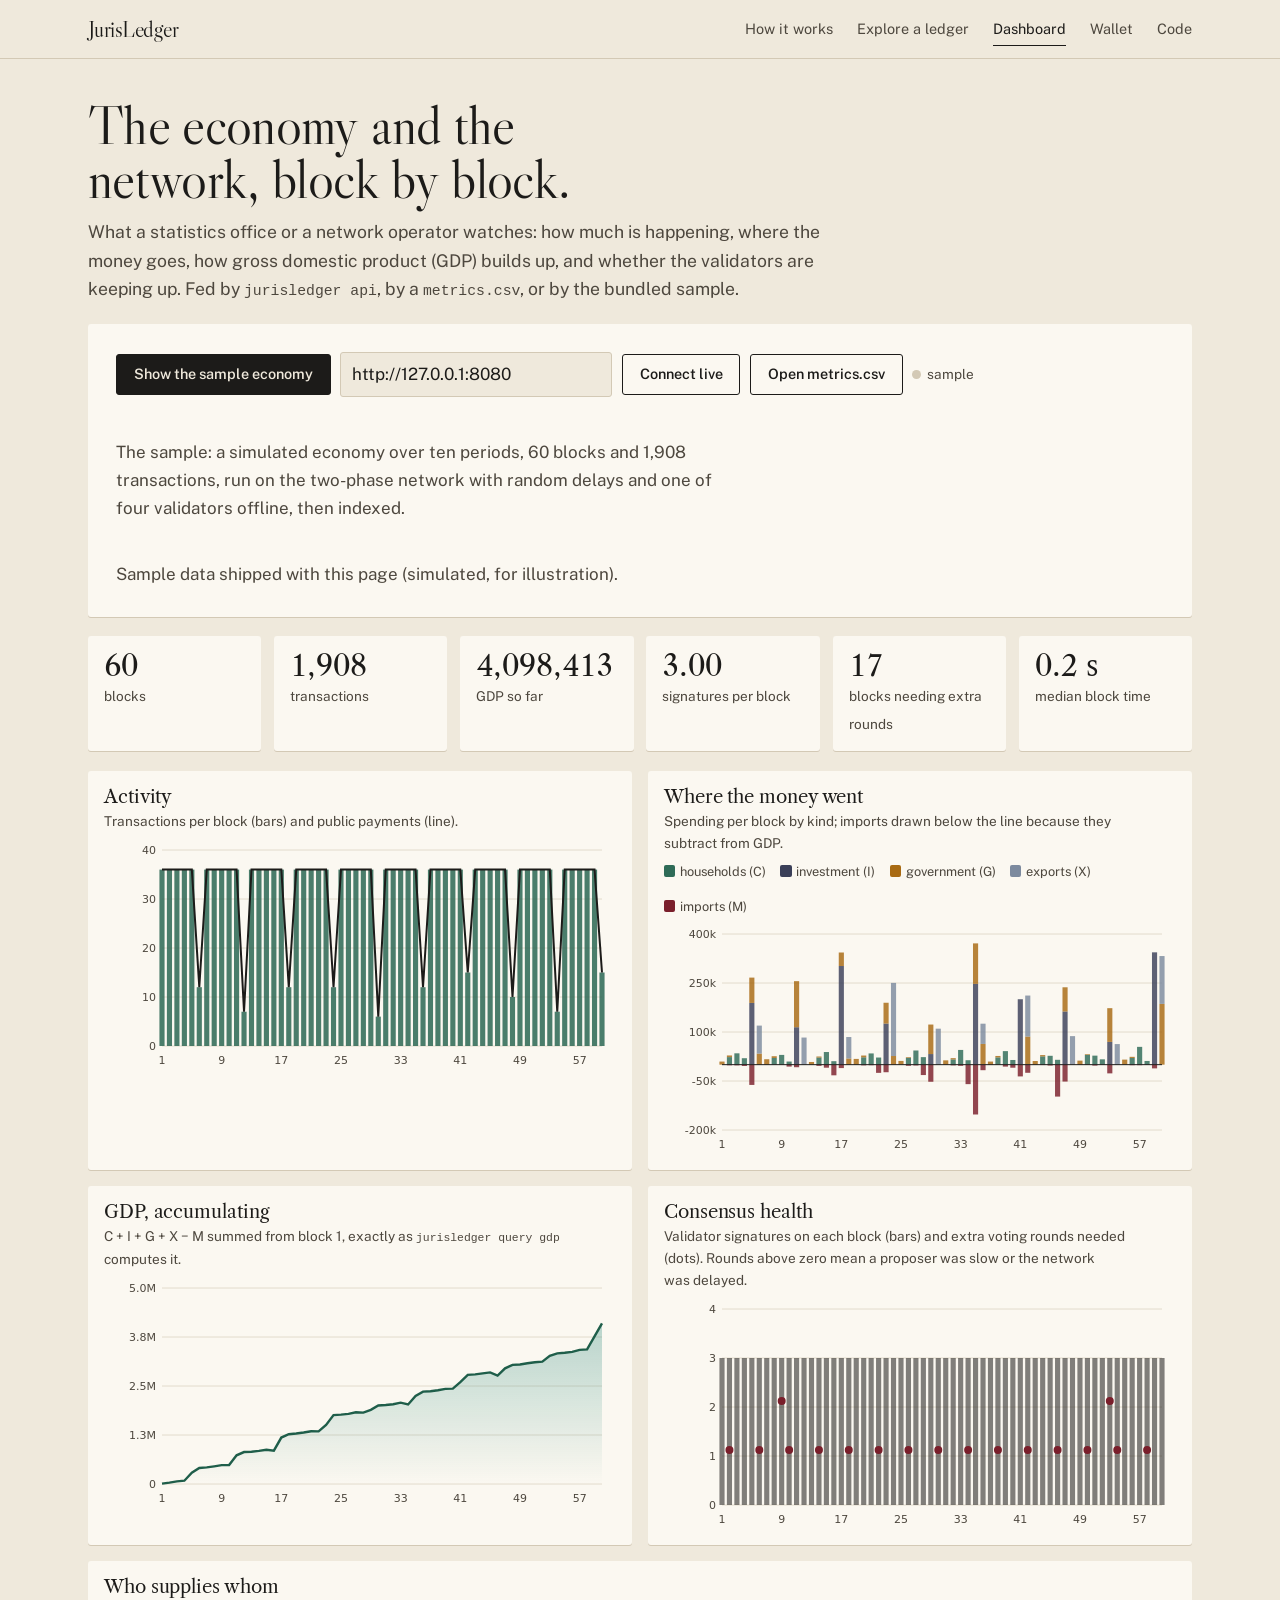
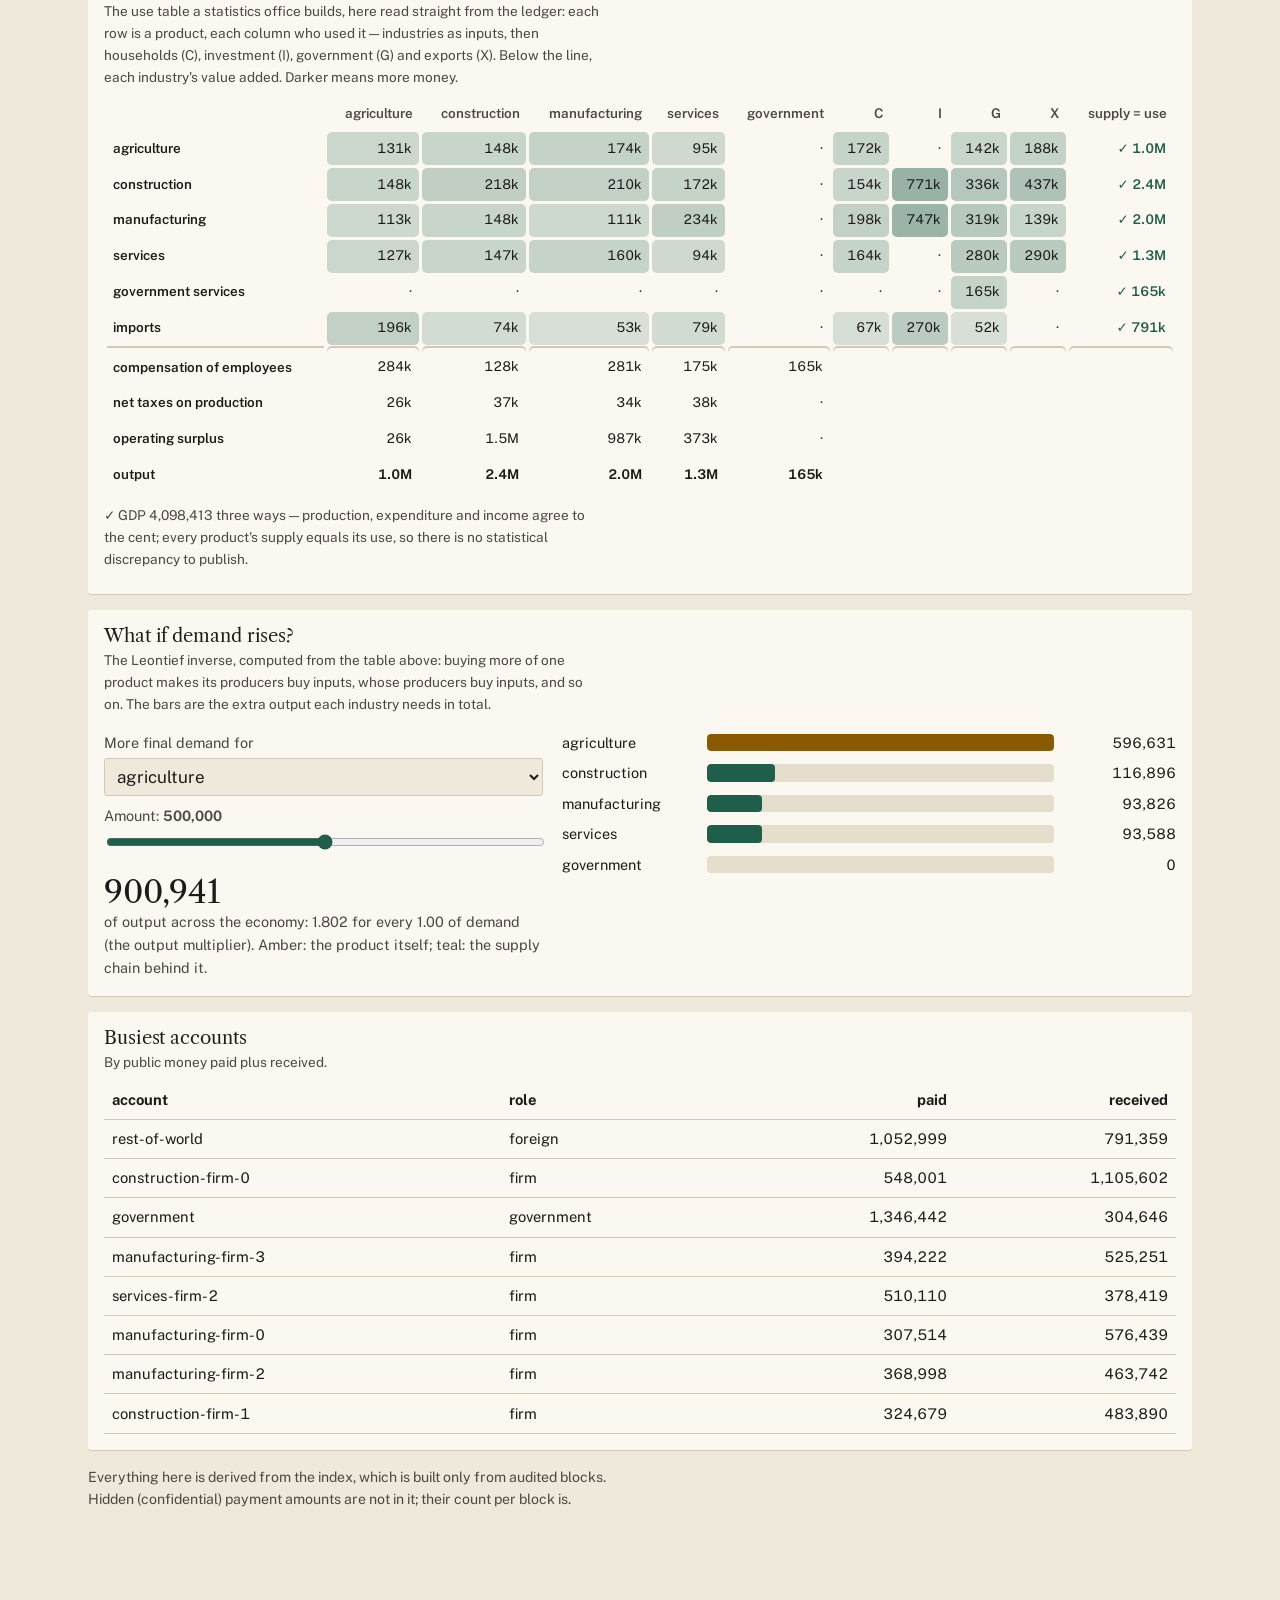
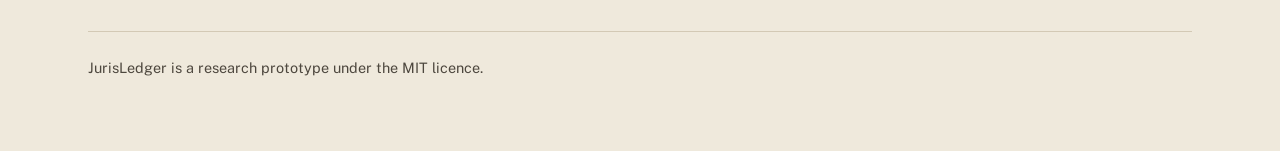
<file: site/dashboard.html>
<!doctype html>
<html lang="en">
<head>
<meta http-equiv="Content-Security-Policy" content="default-src 'self'; script-src 'self' 'sha256-05Et7rqggujc9u1cfCsMW4GWNQ6F6+uuMcugGJBMIAI='; style-src 'self' 'unsafe-inline'; img-src 'self' data: blob:; connect-src 'self' http: https:; object-src 'none'; base-uri 'none'; form-action 'none'">
<meta charset="utf-8">
<meta name="viewport" content="width=device-width,initial-scale=1,viewport-fit=cover">
<title>JurisLedger dashboard — the economy and the network, block by block</title>
<meta name="description" content="A live operations and statistics dashboard for a JurisLedger network: transactions, where the money went, GDP over time, and consensus health.">
<link rel="stylesheet" href="style.css">
<style>
.kpis{display:grid;grid-template-columns:repeat(auto-fit,minmax(10.5rem,1fr));gap:.8rem;margin:1.2rem 0}
.kpi{background:var(--sheet);border:0;box-shadow:0 1px 0 var(--rule);border-radius:var(--radius);padding:.9rem 1rem}
.kpi b{display:block;font-family:var(--serif);font-size:1.8rem;font-weight:500;line-height:1.1;font-variant-numeric:tabular-nums}
.kpi span{font-size:.85rem;color:var(--ink-2)}
.charts{display:grid;grid-template-columns:repeat(auto-fit,minmax(min(100%,34rem),1fr));gap:1rem}
.chart{background:var(--sheet);border:0;box-shadow:0 1px 0 var(--rule);border-radius:var(--radius);padding:1rem;position:relative}
.chart h2{font-size:1.15rem;margin:0 0 .2rem}
.chart p{font-size:.85rem;color:var(--ink-2);margin:0 0 .5rem}
.chart canvas{width:100%;height:230px;display:block}
.tip{position:absolute;pointer-events:none;background:var(--ink);color:var(--paper);font-size:.8rem;padding:.35rem .55rem;border-radius:var(--radius);white-space:nowrap;display:none;z-index:2}
.legend{display:flex;gap:.9rem;flex-wrap:wrap;font-size:.8rem;color:var(--ink-2);margin:.2rem 0 .4rem}
.legend span::before{content:"";display:inline-block;width:.7rem;height:.7rem;border-radius:2px;margin-right:.3rem;vertical-align:-.05rem;background:var(--c)}
.src{display:flex;gap:.6rem;flex-wrap:wrap;align-items:center}
.src input{font:inherit;padding:.5rem .7rem;border:1px solid var(--rule);border-radius:var(--radius);background:var(--paper);color:var(--ink);width:17rem}
.live{display:inline-flex;align-items:center;gap:.4rem;font-size:.85rem;color:var(--ink-2)}
.live i{width:.55rem;height:.55rem;border-radius:50%;background:var(--rule)}
.live.on i{background:var(--verified);animation:pulse 1.4s infinite}
@keyframes pulse{50%{opacity:.3}}
@media (prefers-reduced-motion:reduce){.live.on i{animation:none}}
.sut-wrap{overflow-x:auto}
table.sut{border-collapse:separate;border-spacing:3px;font-size:.84rem;font-variant-numeric:tabular-nums;min-width:46rem;width:100%}
table.sut th{font-weight:600;color:var(--ink-2);text-align:right;padding:.25rem .4rem;white-space:nowrap}
table.sut th.row{text-align:left;color:var(--ink)}
table.sut td{text-align:right;padding:.35rem .45rem;border-radius:5px;white-space:nowrap}
table.sut tr.sep td,table.sut tr.sep th{box-shadow:0 -2px 0 var(--rule);padding-top:.55rem}
table.sut .ok{color:var(--verified);font-weight:600}
.whatif{display:grid;grid-template-columns:minmax(0,1fr) minmax(0,1.4fr);gap:1.2rem;align-items:start}
@media (max-width:760px){.whatif{grid-template-columns:1fr}}
.whatif label{display:block;font-size:.9rem;color:var(--ink-2);margin:.5rem 0 .2rem}
.whatif select{width:100%;font:inherit;padding:.45rem .5rem;border:1px solid var(--rule);border-radius:var(--radius);background:var(--paper);color:var(--ink)}
.whatif input[type=range]{width:100%;accent-color:var(--verified)}
.hbar{display:grid;grid-template-columns:8.5rem 1fr 7rem;gap:.6rem;align-items:center;margin:.45rem 0;font-size:.9rem}
.hbar .track{height:1.1rem;background:var(--wash);border-radius:4px;overflow:hidden}
.hbar .fill{height:100%;background:var(--verified);border-radius:4px;transition:width .5s cubic-bezier(.2,.8,.2,1)}
.hbar .fill.direct{background:var(--amber)}
.hbar .n{text-align:right;font-variant-numeric:tabular-nums}
.bigfig{font-family:var(--serif);font-size:2rem;line-height:1.1}
table.top{width:100%;border-collapse:collapse;font-size:.92rem;font-variant-numeric:tabular-nums}
table.top td,table.top th{padding:.45rem .5rem;border-bottom:1px solid var(--rule);text-align:left}
table.top td.n,table.top th.n{text-align:right}
</style>
</head>
<body>
<header class="top"><div class="wrap">
  <a class="brand" href="index.html">JurisLedger</a>
  <nav class="folios" aria-label="Site"><a href="index.html">How it works</a><a href="explorer.html">Explore a ledger</a><a href="dashboard.html" aria-current="page">Dashboard</a><a href="wallet.html">Wallet</a><a href="https://github.com/Normansrule/juris-ledger">Code</a></nav>
</div></header>

<main class="wrap" style="padding-top:2.5rem;padding-bottom:4rem">
  <h1 class="page-title"><span class="w"><span style="--i:0">The</span></span> <span class="w"><span style="--i:1">economy</span></span> <span class="w"><span style="--i:2">and</span></span> <span class="w"><span style="--i:3">the</span></span> <span class="w"><span style="--i:4">network,</span></span> <span class="w"><span style="--i:5">block</span></span> <span class="w"><span style="--i:6">by</span></span> <span class="w"><span style="--i:7">block.</span></span></h1>
  <p style="font-size:1.1rem;color:var(--ink-2);max-width:70ch">What a statistics office or a network operator watches: how much is happening, where the money goes, how gross domestic product (GDP) builds up, and whether the validators are keeping up. Fed by <code>jurisledger api</code>, by a <code>metrics.csv</code>, or by the bundled sample.</p>

  <div class="stage" style="grid-template-columns:1fr;margin-top:1.2rem">
    <div class="src">
      <button class="btn" id="sample">Show the sample economy</button>
      <input id="apiUrl" value="http://127.0.0.1:8080" aria-label="API address" spellcheck="false">
      <button class="btn ghost" id="connect">Connect live</button>
      <label class="btn ghost" style="cursor:pointer">Open metrics.csv<input type="file" id="csv" accept=".csv,text/csv" hidden></label>
      <span class="live" id="live"><i></i><span id="liveText">not connected</span></span>
    </div>
    <p class="caption" id="cap" style="min-height:0;margin:.4rem 0 0">To watch a real network: <code>jurisledger index 127.0.0.1:7701 -o ledger.db</code>, then <code>jurisledger api ledger.db --follow 127.0.0.1:7701</code>, then press <strong>Connect live</strong>. The page refreshes every five seconds.</p>
    <p class="caption trust" id="trust" role="note" style="min-height:0;margin:.2rem 0 0"></p>
  </div>

  <div class="kpis" id="kpis" data-count-up></div>

  <div class="charts">
    <section class="chart"><h2>Activity</h2><p>Transactions per block (bars) and public payments (line).</p><canvas id="cTx" role="img" aria-label="chart"></canvas></section>
    <section class="chart"><h2>Where the money went</h2><p>Spending per block by kind; imports drawn below the line because they subtract from GDP.</p>
      <div class="legend"><span style="--c:var(--cat-hh)">households (C)</span><span style="--c:var(--cat-firm)">investment (I)</span><span style="--c:var(--cat-gov)">government (G)</span><span style="--c:var(--cat-wage)">exports (X)</span><span style="--c:var(--cat-legal)">imports (M)</span></div>
      <canvas id="cMix" role="img" aria-label="chart"></canvas></section>
    <section class="chart"><h2>GDP, accumulating</h2><p>C + I + G + X − M summed from block 1, exactly as <code>jurisledger query gdp</code> computes it.</p><canvas id="cGdp" role="img" aria-label="chart"></canvas></section>
    <section class="chart"><h2>Consensus health</h2><p>Validator signatures on each block (bars) and extra voting rounds needed (dots). Rounds above zero mean a proposer was slow or the network was delayed.</p><canvas id="cHealth" role="img" aria-label="chart"></canvas></section>
  </div>

  <section class="chart" style="margin-top:1rem" id="sutPanel" hidden>
    <h2>Who supplies whom</h2>
    <p>The use table a statistics office builds, here read straight from the ledger: each row is a product, each column who used it — industries as inputs, then households (C), investment (I), government (G) and exports (X). Below the line, each industry's value added. Darker means more money.</p>
    <div class="sut-wrap"><table class="sut" id="sut" aria-label="Use table"></table></div>
    <p id="sutCheck" style="margin-top:.6rem"></p>
  </section>

  <section class="chart" style="margin-top:1rem" id="whatifPanel" hidden>
    <h2>What if demand rises?</h2>
    <p>The Leontief inverse, computed from the table above: buying more of one product makes its producers buy inputs, whose producers buy inputs, and so on. The bars are the extra output each industry needs in total.</p>
    <div class="whatif">
      <div>
        <label for="wiProduct">More final demand for</label><select id="wiProduct"></select>
        <label for="wiAmount">Amount: <strong id="wiAmountLabel"></strong></label><input type="range" id="wiAmount" min="0" max="1000000" step="10000" value="500000">
        <div style="margin-top:1rem"><div class="bigfig" id="wiTotal">—</div><div style="color:var(--ink-2);font-size:.9rem" id="wiMult"></div></div>
      </div>
      <div id="wiBars" aria-live="polite"></div>
    </div>
  </section>

  <section class="chart" style="margin-top:1rem"><h2>Busiest accounts</h2><p>By public money paid plus received.</p><table class="top" id="top"></table></section>
  <p class="note" style="font-size:.88rem;color:var(--ink-2);margin-top:1rem">Everything here is derived from the index, which is built only from audited blocks. Hidden (confidential) payment amounts are not in it; their count per block is.</p>
</main>
<footer><div class="wrap">JurisLedger is a research prototype under the MIT licence.</div></footer>
<script src="safe.js"></script>
<script src="sample-metrics.js"></script>
<script src="reveal.js"></script>
<script src="motion.js"></script>
<script>
(() => {
const { html, num } = window.JurisSafe;
const $ = s => document.querySelector(s);
const reduced = matchMedia("(prefers-reduced-motion: reduce)").matches;
const cssv = v => getComputedStyle(document.documentElement).getPropertyValue(v).trim();
const money = c => Number.isFinite(c) ? (c / 100).toLocaleString(undefined, { maximumFractionDigits: 0 }) : "—";
const compact = c => { const v = c / 100, a = Math.abs(v); return a >= 1e6 ? (v / 1e6).toFixed(a >= 1e7 ? 0 : 1) + "M" : a >= 1e3 ? (v / 1e3).toFixed(0) + "k" : v.toFixed(0); };
const MIX = [["c", "--cat-hh", "households"], ["i", "--cat-firm", "investment"], ["g", "--cat-gov", "government"], ["x", "--cat-wage", "exports"]].map(([k, v, n]) => [k, getComputedStyle(document.documentElement).getPropertyValue(v).trim(), n]);
let rows = [], timer = null, charts = [];

function kpis(status, rows) {
  const g = rows.reduce((s, r) => s + r.c + r.i + r.g + r.x - r.m, 0);
  const sig = rows.length ? rows.reduce((s, r) => s + r.n_votes, 0) / rows.length : 0;
  const slow = rows.filter(r => r.commit_round > 0).length;
  const gaps = rows.slice(1).map((r, k) => r.timestamp - rows[k].timestamp).filter(x => x > 0).sort((a, b) => a - b);
  const items = [[status.height ?? rows.length, "blocks"], [(status.transactions ?? rows.reduce((s, r) => s + r.n_tx, 0)).toLocaleString(), "transactions"],
    [money(g), "GDP so far"], [sig.toFixed(2), "signatures per block"], [slow, "blocks needing extra rounds"],
    [gaps.length ? (gaps[gaps.length >> 1] / 1000).toFixed(1) + " s" : "—", "median block time"]];
  $("#kpis").innerHTML = html`${items.map(([v, l]) => html`<div class="kpi"><b>${v}</b><span>${l}</span></div>`)}`;
}

// ---------- one small chart engine: axes, bars, lines, stacked areas, tooltip, sweep-in animation
function chart(canvas, draw, tipText) {
  const ctx = canvas.getContext("2d"), tip = document.createElement("div"); tip.className = "tip"; canvas.parentNode.appendChild(tip);
  let W, H, dpr, progress = reduced ? 1 : 0, hover = -1;
  const pad = { l: 58, r: 14, t: 10, b: 24 };
  function size() { const r = canvas.getBoundingClientRect(); dpr = Math.min(2, devicePixelRatio || 1); W = r.width; H = r.height; canvas.width = W * dpr; canvas.height = H * dpr; }
  function render() {
    ctx.setTransform(dpr, 0, 0, dpr, 0, 0); ctx.clearRect(0, 0, W, H);
    if (!rows.length) return;
    const n = rows.length, x = i => pad.l + (W - pad.l - pad.r) * (n === 1 ? 0.5 : i / (n - 1)), bw = Math.max(1.5, (W - pad.l - pad.r) / n * 0.7);
    draw({ ctx, W, H, pad, n, x, bw, progress, hover, ink: cssv("--ink"), soft: cssv("--ink-2"), rule: cssv("--rule") });
    if (hover >= 0) { ctx.strokeStyle = cssv("--ink-2"); ctx.setLineDash([3, 4]); ctx.beginPath(); ctx.moveTo(x(hover), pad.t); ctx.lineTo(x(hover), H - pad.b); ctx.stroke(); ctx.setLineDash([]); }
  }
  function animate() { if (progress < 1) { progress = Math.min(1, progress + 0.035); render(); requestAnimationFrame(animate); } else render(); }
  canvas.addEventListener("mousemove", e => {
    if (!rows.length) return;
    const r = canvas.getBoundingClientRect(), fx = (e.clientX - r.left - pad.l) / (W - pad.l - pad.r);
    hover = Math.max(0, Math.min(rows.length - 1, Math.round(fx * (rows.length - 1)))); render();
    tip.style.display = "block"; tip.textContent = tipText(rows[hover]);
    tip.style.left = Math.min(W - 180, e.clientX - r.left + 12) + "px"; tip.style.top = (e.clientY - r.top + canvas.offsetTop - 34) + "px";
  });
  canvas.addEventListener("mouseleave", () => { hover = -1; tip.style.display = "none"; render(); });
  new ResizeObserver(() => { size(); render(); }).observe(canvas); size();
  return { replay() { progress = reduced ? 1 : 0; animate(); }, render };
}
function axis(o, max, fmt, min = 0) {
  const { ctx, W, H, pad, soft, rule } = o, y = v => H - pad.b - (H - pad.t - pad.b) * (v - min) / (max - min || 1);
  ctx.font = "11px system-ui,sans-serif"; ctx.fillStyle = soft; ctx.strokeStyle = rule; ctx.lineWidth = 1; ctx.textAlign = "right";
  for (let k = 0; k <= 4; k++) { const v = min + (max - min) * k / 4, yy = y(v); ctx.globalAlpha = .6; ctx.beginPath(); ctx.moveTo(pad.l, yy); ctx.lineTo(W - pad.r, yy); ctx.stroke(); ctx.globalAlpha = 1; ctx.fillText(fmt(v), pad.l - 6, yy + 4); }
  ctx.textAlign = "center"; const n = rows.length, step = Math.max(1, Math.ceil(n / 8));
  for (let i = 0; i < n; i += step) ctx.fillText(rows[i].height, o.x(i), H - 6);
  return y;
}
const nice = v => { const p = Math.pow(10, Math.floor(Math.log10(v || 1))); return Math.ceil((v || 1) / p) * p; };

function build() {
  charts.forEach(c => c.replay && c.replay());
  if (charts.length) return;
  charts.push(chart($("#cTx"), o => {
    const max = nice(Math.max(...rows.map(r => r.n_tx))), y = axis(o, max, v => Math.round(v));
    rows.forEach((r, i) => { const h = (o.H - o.pad.b - y(r.n_tx)) * o.progress; o.ctx.fillStyle = i === o.hover ? cssv("--amber") : cssv("--verified"); o.ctx.globalAlpha = .8; o.ctx.fillRect(o.x(i) - o.bw / 2, o.H - o.pad.b - h, o.bw, h); });
    o.ctx.globalAlpha = 1; o.ctx.strokeStyle = o.ink; o.ctx.lineWidth = 2; o.ctx.beginPath();
    const upto = Math.max(1, Math.ceil(rows.length * o.progress));
    rows.slice(0, upto).forEach((r, i) => i ? o.ctx.lineTo(o.x(i), y(r.n_payments)) : o.ctx.moveTo(o.x(i), y(r.n_payments))); o.ctx.stroke();
  }, r => `block ${r.height}: ${r.n_tx} transactions, ${r.n_payments} payments${r.confidential ? `, ${r.confidential} hidden` : ""}`));
  charts.push(chart($("#cMix"), o => {
    const tops = rows.map(r => r.c + r.i + r.g + r.x), max = nice(Math.max(...tops, 1)), min = -nice(Math.max(...rows.map(r => r.m), 1));
    const y = axis(o, max, v => compact(v), min);
    rows.forEach((r, i) => { let base = 0;
      MIX.forEach(([k, col]) => { const v = r[k] * o.progress, y0 = y(base), y1 = y(base + v); o.ctx.fillStyle = col; o.ctx.globalAlpha = i === o.hover ? 1 : .82; o.ctx.fillRect(o.x(i) - o.bw / 2, y1, o.bw, y0 - y1); base += v; });
      o.ctx.fillStyle = cssv("--cat-legal"); const y0 = y(0), y1 = y(-r.m * o.progress); o.ctx.fillRect(o.x(i) - o.bw / 2, y0, o.bw, y1 - y0); });
    o.ctx.globalAlpha = 1; o.ctx.strokeStyle = o.ink; o.ctx.beginPath(); o.ctx.moveTo(o.pad.l, y(0)); o.ctx.lineTo(o.W - o.pad.r, y(0)); o.ctx.stroke();
  }, r => `block ${r.height}: C ${money(r.c)} · I ${money(r.i)} · G ${money(r.g)} · X ${money(r.x)} · M −${money(r.m)}`));
  charts.push(chart($("#cGdp"), o => {
    let acc = 0; const cum = rows.map(r => (acc += r.c + r.i + r.g + r.x - r.m));
    const max = nice(Math.max(...cum, 1)), y = axis(o, max, v => compact(v));
    const upto = Math.max(1, Math.ceil(rows.length * o.progress)), g = o.ctx.createLinearGradient(0, o.pad.t, 0, o.H - o.pad.b);
    g.addColorStop(0, "rgba(18,124,110,.35)"); g.addColorStop(1, "rgba(18,124,110,0)");
    o.ctx.beginPath(); o.ctx.moveTo(o.x(0), y(0)); cum.slice(0, upto).forEach((v, i) => o.ctx.lineTo(o.x(i), y(v))); o.ctx.lineTo(o.x(upto - 1), y(0)); o.ctx.closePath(); o.ctx.fillStyle = g; o.ctx.fill();
    o.ctx.strokeStyle = cssv("--verified"); o.ctx.lineWidth = 2.4; o.ctx.beginPath(); cum.slice(0, upto).forEach((v, i) => i ? o.ctx.lineTo(o.x(i), y(v)) : o.ctx.moveTo(o.x(i), y(v))); o.ctx.stroke();
    if (o.hover >= 0) { o.ctx.fillStyle = cssv("--verified"); o.ctx.beginPath(); o.ctx.arc(o.x(o.hover), y(cum[o.hover]), 4.5, 0, 7); o.ctx.fill(); }
  }, r => { let s = 0; for (const q of rows) { s += q.c + q.i + q.g + q.x - q.m; if (q === r) break; } return `through block ${r.height}: GDP ${money(s)}`; }));
  charts.push(chart($("#cHealth"), o => {
    const max = Math.max(4, ...rows.map(r => r.n_votes)), y = axis(o, max, v => v.toFixed(0));
    rows.forEach((r, i) => { const h = (o.H - o.pad.b - y(r.n_votes)) * o.progress; o.ctx.fillStyle = o.ink; o.ctx.globalAlpha = i === o.hover ? 1 : .55; o.ctx.fillRect(o.x(i) - o.bw / 2, o.H - o.pad.b - h, o.bw, h);
      if (r.commit_round > 0) { o.ctx.globalAlpha = 1; o.ctx.fillStyle = cssv("--seal"); o.ctx.beginPath(); o.ctx.arc(o.x(i), y(Math.min(max, r.commit_round)) - 6, 4, 0, 7); o.ctx.fill(); } });
    o.ctx.globalAlpha = 1;
  }, r => `block ${r.height}: ${r.n_votes} signatures, finalised in round ${r.commit_round}`));
  charts.forEach(c => c.replay());
}

function describe() {                      // text for screen readers: the charts are pictures of these numbers
  if (!rows.length) return;
  const tx = rows.reduce((s, r) => s + r.n_tx, 0), g = rows.reduce((s, r) => s + r.c + r.i + r.g + r.x - r.m, 0);
  const busiest = rows.reduce((a, r) => r.n_tx > a.n_tx ? r : a, rows[0]), slow = rows.filter(r => r.commit_round > 0).length;
  const sums = { households: 0, investment: 0, government: 0, exports: 0, imports: 0 };
  rows.forEach(r => { sums.households += r.c; sums.investment += r.i; sums.government += r.g; sums.exports += r.x; sums.imports += r.m; });
  $("#cTx").setAttribute("aria-label", `Transactions per block over ${rows.length} blocks, ${tx} in total; the busiest was block ${busiest.height} with ${busiest.n_tx}.`);
  $("#cMix").setAttribute("aria-label", "Spending by kind: " + Object.entries(sums).map(([k, v]) => `${k} ${money(v)}`).join(", ") + ".");
  $("#cGdp").setAttribute("aria-label", `GDP accumulating from 0 to ${money(g)} over ${rows.length} blocks.`);
  $("#cHealth").setAttribute("aria-label", `Validator signatures per block; ${slow} of ${rows.length} blocks needed extra voting rounds.`);
}

// ---------- supply and use, and the Leontief what-if
let sut = null;
function renderSut(t) {
  sut = t;
  if (!t) { $("#sutPanel").hidden = $("#whatifPanel").hidden = true; return; }
  $("#sutPanel").hidden = $("#whatifPanel").hidden = false;
  const cols = [...t.industries, ...t.final_columns], cells = t.products.map((p, r) => [...t.use[r], ...t.final[r]]);
  const max = Math.max(1, ...cells.flat()), money0 = c => c ? compact(c) : "·";
  const shade = v => { const a = v ? 6 + 39 * Math.sqrt(v / max) : 0; return { bg: `color-mix(in srgb, var(--verified) ${a.toFixed(0)}%, var(--sheet))` }; };   // capped so text stays readable in both themes
  const blanks = Array.from({ length: t.final_columns.length + 1 }, () => html`<td></td>`);
  const head = html`<tr><th></th>${t.industries.map(i => html`<th scope="col">${i}</th>`)}${t.final_columns.map(f => html`<th scope="col">${f}</th>`)}<th scope="col">supply = use</th></tr>`;
  const body = t.products.map((p, r) => html`<tr><th scope="row" class="row">${p}</th>${cells[r].map((v, c) =>
    html`<td style="background:${shade(v).bg}" title="${p} used by ${cols[c]}: ${money(v)}">${money0(v)}</td>`)}
    <td class="${t.imbalances[p] === 0 ? "ok" : "bad"}">${t.imbalances[p] === 0 ? "✓ " + compact(t.supply[p]) : "off by " + money(t.imbalances[p])}</td></tr>`);
  const va = Object.entries(t.value_added).map(([k, vals], n) => html`<tr class="${n === 0 ? "sep" : ""}"><th scope="row" class="row">${k}</th>${vals.map(v => html`<td>${money0(v)}</td>`)}${blanks}</tr>`);
  const out = html`<tr><th scope="row" class="row">output</th>${t.output.map(v => html`<td><strong>${money0(v)}</strong></td>`)}${blanks}</tr>`;
  $("#sut").innerHTML = html`${head}${body}${va}${out}`;
  const g = t.gdp, same = g.production === g.expenditure && g.expenditure === g.income;
  $("#sutCheck").innerHTML = html`<span class="${same ? "ok" : "bad"}">${same ? "✓" : "✗"}</span> GDP ${money(g.expenditure)} three ways — production, expenditure and income agree to the cent; every product's supply equals its use, so there is no statistical discrepancy to publish.`;
  const sel = $("#wiProduct"), keep = sel.value;
  sel.innerHTML = html`${t.leontief.industries.filter(i => i !== "government").map(i => html`<option value="${i}">${i}</option>`)}`;
  if ([...sel.options].some(o => o.value === keep)) sel.value = keep;
  whatIf();
}
function whatIf() {
  if (!sut) return;
  const L = sut.leontief, inds = L.industries, c = inds.indexOf($("#wiProduct").value), amt = +$("#wiAmount").value * 100;
  $("#wiAmountLabel").textContent = money(amt);
  const extra = inds.map((_, r) => L.matrix[r][c] * amt), max = Math.max(1, ...extra), total = extra.reduce((a, b) => a + b, 0);
  $("#wiBars").innerHTML = html`${inds.map((ind, r) => html`<div class="hbar"><span>${ind}</span><div class="track"><div class="fill ${r === c ? "direct" : ""}" style="width:${(extra[r] / max * 100).toFixed(1)}%"></div></div><span class="n">${money(extra[r])}</span></div>`)}`;
  $("#wiTotal").textContent = money(total);
  $("#wiMult").textContent = `of output across the economy: ${(total / Math.max(amt, 1)).toFixed(3)} for every 1.00 of demand (the output multiplier). Amber: the product itself; teal: the supply chain behind it.`;
  $("#wiBars").setAttribute("aria-label", `Extra output: ${inds.map((ind, r) => `${ind} ${money(extra[r])}`).join(", ")}`);
}
$("#wiProduct").onchange = whatIf; $("#wiAmount").oninput = whatIf;
function show(data, label) {
  rows = cleanRows(data.rows); kpis(data.status || {}, rows); build(); describe(); renderSut(cleanSut(data.sut));
  $("#top").innerHTML = html`<tr><th>account</th><th>role</th><th class="n">paid</th><th class="n">received</th></tr>${
    (Array.isArray(data.top) ? data.top : []).map(a => html`<tr><td>${a.name}</td><td>${a.role}</td><td class="n">${money(num(a.paid))}</td><td class="n">${money(num(a.received))}</td></tr>`)}`;
  $("#cap").textContent = label;
  $("#trust").textContent = trust;
}
// ---------- typed input: everything from an API or a file is checked before it is drawn (audit H12)
const ROW_FIELDS = ["height", "n_tx", "n_payments", "volume", "c", "i", "g", "x", "m", "confidential", "timestamp", "n_votes", "commit_round"];
function cleanRows(input) {
  if (!Array.isArray(input)) return [];
  return input.filter(r => r && typeof r === "object" && Number.isSafeInteger(r.height))
    .map(r => Object.fromEntries(ROW_FIELDS.map(k => [k, Number.isFinite(r[k]) ? r[k] : 0])));
}
function cleanSut(t) {
  const strs = a => Array.isArray(a) && a.every(x => typeof x === "string");
  const nums = a => Array.isArray(a) && a.every(x => Number.isFinite(x));
  const grid = (g, n) => Array.isArray(g) && g.length === n && g.every(nums);
  if (!t || !strs(t.industries) || !strs(t.products) || !strs(t.final_columns) || !nums(t.output)) return null;
  if (!grid(t.use, t.products.length) || !grid(t.final, t.products.length) || !t.leontief || !strs(t.leontief.industries)
      || !grid(t.leontief.matrix, t.leontief.industries.length) || !t.gdp || typeof t.value_added !== "object") return null;
  return t;
}
let trust = "";
function parseCsv(text) {
  const [head, ...lines] = text.trim().split(/\r?\n/), cols = head.split(",");
  return lines.map(l => Object.fromEntries(l.split(",").map((v, i) => [cols[i], Number(v)])));
}
// ---------- live: page through /api/metrics (5,000 rows per call) and refresh on every new block (audit H13)
const PAGE = 5000;
let live = { base: "", height: -1, rows: [], busy: false };
const getJSON = async url => { const r = await fetch(url); if (!r.ok) throw new Error(r.status); return r.json(); };
async function poll(base) {
  if (live.busy) return;
  live.busy = true;
  try {
    const st = await getJSON(base + "/api/status");
    const height = num(st.height);
    if (!Number.isSafeInteger(height)) throw new Error("bad status");
    if (base !== live.base || height < live.height) live = { base, height: -1, rows: [], busy: true };   // new API, or a reset ledger
    if (height !== live.height) {
      let from = live.rows.length ? live.rows[live.rows.length - 1].height + 1 : 1;
      while (from <= height) {                                       // every page until the status height
        const m = await getJSON(`${base}/api/metrics?from=${from}&to=${Math.min(height, from + PAGE - 1)}`);
        const page = cleanRows(m.rows).filter(r => r.height >= from && r.height <= height);
        live.rows.push(...page);
        if (!Number.isSafeInteger(m.to) || m.to < from) break;
        from = m.to + 1;
      }
      const [top, sutLive] = await Promise.all([getJSON(base + "/api/accounts/top?n=8"), getJSON(base + "/api/sut").catch(() => null)]);
      live.height = height;
      const complete = live.rows.length && live.rows[live.rows.length - 1].height === height;
      trust = `Display data from ${base}: an API you chose, NOT verified in this browser. ` +
              (complete ? "" : "Some blocks were missing from the API's answer, so the charts may be incomplete. ") +
              "To verify, export the ledger and audit it (jurisledger audit, or the explorer page).";
      show({ status: st, rows: live.rows, top: top.accounts, sut: sutLive },
           `Live: ${String(st.chain_id).slice(0, 60)}, block ${height}${complete ? "" : " (incomplete)"}. Refreshing every five seconds.`);
    }
    $("#live").classList.add("on"); $("#liveText").textContent = `live · block ${height}`;
  } catch (e) {
    $("#live").classList.remove("on"); $("#liveText").textContent = "cannot reach the API";
    $("#cap").innerHTML = html`Could not reach <code>${base}</code>. Start it with <code>jurisledger api ledger.db</code>; if this page is on GitHub Pages, your browser may ask to allow access to a local address.`;
  } finally {
    live.busy = false;
  }
}
$("#connect").onclick = () => { clearInterval(timer); rows = []; live = { base: "", height: -1, rows: [], busy: false }; const base = $("#apiUrl").value.replace(/\/$/, ""); poll(base); timer = setInterval(() => poll(base), 5000); };
$("#sample").onclick = () => { clearInterval(timer); $("#live").classList.remove("on"); $("#liveText").textContent = "sample"; trust = "Sample data shipped with this page (simulated, for illustration)."; show(window.JURIS_METRICS, "The sample: a simulated economy over ten periods, 60 blocks and 1,908 transactions, run on the two-phase network with random delays and one of four validators offline, then indexed."); };
$("#csv").onchange = async e => { const f = e.target.files[0]; if (!f) return; clearInterval(timer); trust = "From a file you chose: not verified."; show({ rows: parseCsv(await f.text()) }, `From ${f.name}.`); };
if (window.JURIS_METRICS) $("#sample").click();
})();
</script>
</body>
</html>
</file>
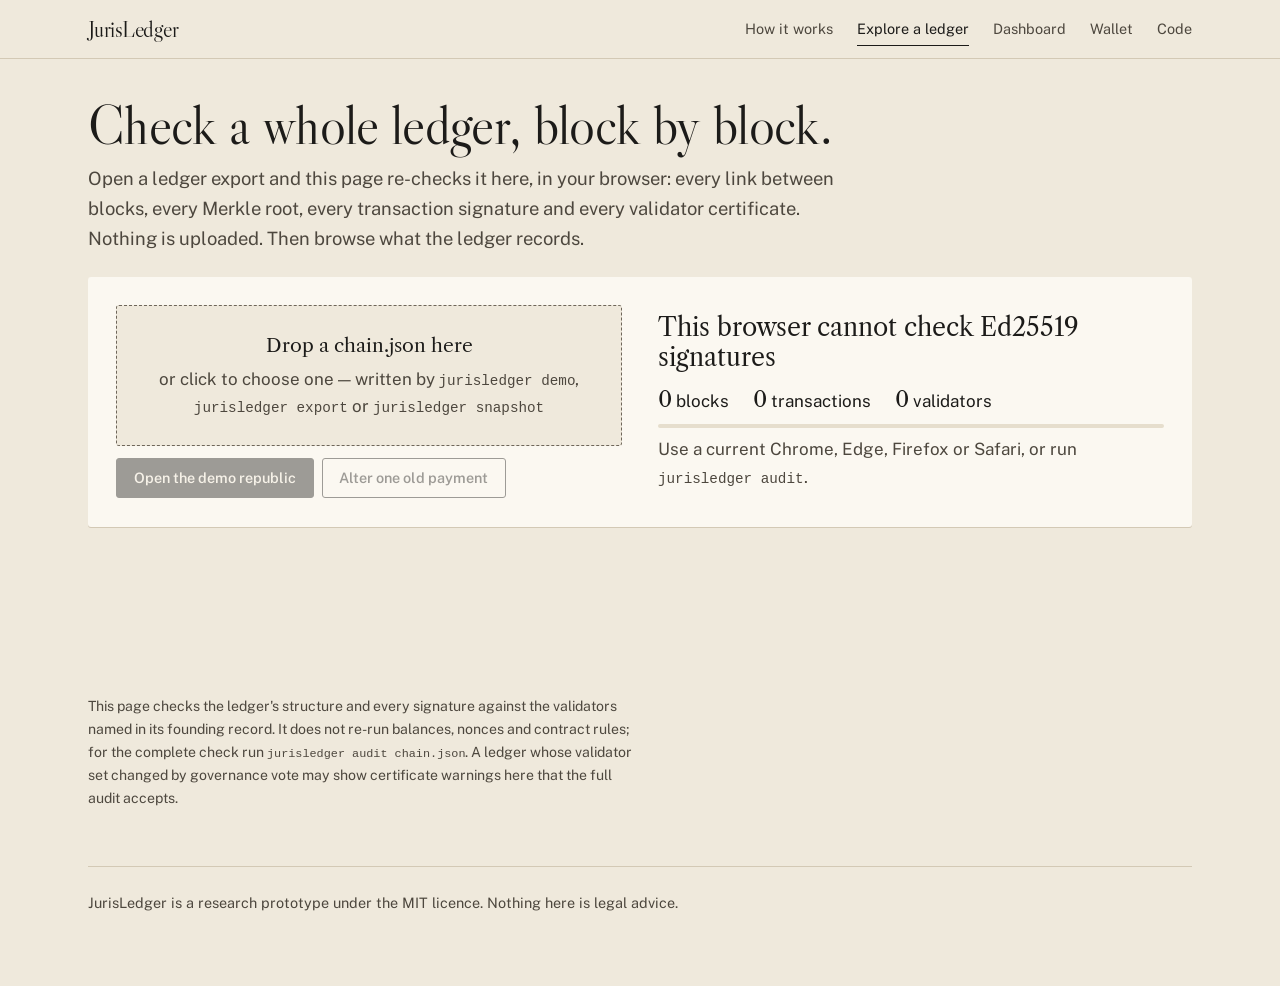
<file: site/explorer.html>
<!doctype html>
<html lang="en">
<head>
<meta http-equiv="Content-Security-Policy" content="default-src 'self'; script-src 'self' 'sha256-ORoko0PU3PxTlgVvqlXnlVpH/o4o8YPH/wZdKm4DMCk='; style-src 'self' 'unsafe-inline'; img-src 'self' data: blob:; connect-src 'self' http: https:; object-src 'none'; base-uri 'none'; form-action 'none'">
<meta charset="utf-8">
<meta name="viewport" content="width=device-width,initial-scale=1,viewport-fit=cover">
<title>JurisLedger explorer — check a whole ledger in your browser</title>
<meta name="description" content="Open a JurisLedger export and watch every block's links, Merkle root, signatures and validator certificate verified locally. Then browse blocks, transactions, accounts and the economy they record.">
<link rel="stylesheet" href="style.css">
<style>
.strip{display:flex;gap:.7rem;overflow-x:auto;padding:1rem .2rem 1.2rem;scroll-snap-type:x proximity;min-height:9.5rem}
.card{flex:0 0 7.4rem;scroll-snap-align:start;background:var(--sheet);border:0;box-shadow:0 1px 0 var(--rule);border-radius:var(--radius);padding:.6rem .7rem;cursor:pointer;
  position:relative;text-align:left;font:inherit;color:inherit;opacity:0;transform:translateX(-10px);transition:opacity var(--t-state) var(--ease-out),transform var(--t-state) var(--ease-out),border-color var(--t-ui) ease,box-shadow var(--t-ui) ease}
.card.in{opacity:1;transform:none}
.card:focus-visible,.card.sel{outline:none;border-color:var(--ink);box-shadow:0 0 0 2px var(--ink)}
.card.hit{box-shadow:0 0 0 3px var(--amber)}
.card.bad{box-shadow:0 0 0 1.5px var(--seal)}
.card .h{font-family:var(--serif);font-size:1.35rem;line-height:1}
.card .m{font-size:.78rem;color:var(--ink-2);margin-top:.25rem}
.card .ring{position:absolute;top:.5rem;right:.5rem;width:1.1rem;height:1.1rem;border-radius:50%;border:2px solid var(--verified)}
.card.bad .ring{border-color:var(--seal)}
.card .ring.stamp{animation:stamp .45s cubic-bezier(.2,1.4,.4,1) forwards}
.card::before{content:"";position:absolute;left:-.75rem;top:50%;width:.7rem;border-top:1px solid var(--ink-2)}
.card:first-child::before{display:none}
.mix{display:flex;height:.4rem;border-radius:2px;overflow:hidden;margin-top:.5rem;background:var(--wash)}
.mix i{display:block;height:100%}
.status-line{display:flex;gap:1.5rem;flex-wrap:wrap;align-items:baseline;margin:.4rem 0}
.status-line b{font-family:var(--serif);font-size:1.4rem;font-weight:500}
.progress{height:.3rem;background:var(--wash);border-radius:2px;overflow:hidden}
.progress i{display:block;height:100%;width:0;background:var(--ink);transition:width .2s}
.stage.even{grid-template-columns:minmax(0,1fr) minmax(0,1fr)}
@media (max-width:860px){.stage.even{grid-template-columns:1fr}}
.split{display:grid;grid-template-columns:minmax(0,1.5fr) minmax(0,1fr);gap:1.2rem;margin-top:1.2rem}
@media (max-width:860px){.split{grid-template-columns:1fr}}
.panel{background:var(--sheet);border:0;box-shadow:0 1px 0 var(--rule);border-radius:var(--radius);padding:1.1rem}
.kv{display:grid;grid-template-columns:10rem 1fr;gap:.3rem .8rem;font-size:.93rem}
.kv dt{color:var(--ink-2)} .kv dd{margin:0;overflow-wrap:anywhere}
@media (max-width:560px){.kv{grid-template-columns:7.5rem 1fr}}
.txs{list-style:none;margin:.6rem 0 0;padding:0;max-height:26rem;overflow:auto;border-top:1px solid var(--rule)}
.txs li{padding:.45rem 0;border-bottom:1px solid var(--rule);font-size:.93rem;display:grid;grid-template-columns:1.3rem 1fr;gap:.4rem}
.txs li.hit{background:color-mix(in srgb,var(--amber) 12%,transparent)}
.kind{font-size:.75rem;color:var(--ink-2)}
.legend{display:flex;gap:.9rem;flex-wrap:wrap;font-size:.8rem;color:var(--ink-2);margin:.3rem 0}
.legend span::before{content:"";display:inline-block;width:.7rem;height:.7rem;border-radius:2px;margin-right:.3rem;vertical-align:-.05rem;background:var(--c)}
.gdprow{display:grid;grid-template-columns:9rem 1fr 7.5rem;gap:.6rem;align-items:center;font-size:.9rem;margin:.35rem 0}
.gdprow .bar{margin:0}
.gdprow .n{text-align:right;font-variant-numeric:tabular-nums}
select{font:inherit;padding:.45rem;border:1px solid var(--rule);border-radius:var(--radius);background:var(--paper);color:var(--ink);width:100%}
.flags{display:grid;grid-template-columns:repeat(auto-fill,minmax(17rem,1fr));gap:.8rem;margin-top:.6rem}
.flag{background:var(--sheet);border:1px solid color-mix(in srgb,var(--seal) 45%,var(--rule));border-radius:var(--radius);transition:box-shadow var(--t-ui) ease,transform var(--t-press) var(--ease-out);padding:.8rem;cursor:pointer;text-align:left;font:inherit;color:inherit}
.flag:focus-visible,.flag.on{outline:none;box-shadow:0 0 0 2px var(--seal)}
.flag h3{margin:0 0 .3rem;font-size:1.05rem}
.flag svg{width:100%;height:auto;display:block;margin:.3rem 0}
.flag p{font-size:.88rem;margin:.2rem 0;color:var(--ink-2)}
.tabs{display:flex;gap:.4rem;flex-wrap:wrap;margin-bottom:.6rem}
.tabs button{font:inherit;font-size:.9rem;padding:.4rem .9rem;border-radius:var(--radius);border:1px solid var(--rule);background:var(--paper);color:var(--ink);cursor:pointer;transition:background-color var(--t-ui) ease,color var(--t-ui) ease,transform var(--t-press) var(--ease-out)}
.tabs button:active,.flag:active{transform:scale(.98)}
.tabs button[aria-selected="true"]{background:var(--ink);color:var(--paper);border-color:var(--ink)}
#c3d{width:100%;height:480px;display:block;border-radius:var(--radius);background:var(--wash);touch-action:none}
.note{font-size:.88rem;color:var(--ink-2);margin-top:1rem}
.empty{color:var(--ink-2);padding:2rem 0}
</style>
</head>
<body>
<header class="top"><div class="wrap">
  <a class="brand" href="index.html">JurisLedger</a>
  <nav class="folios" aria-label="Site"><a href="index.html">How it works</a><a href="explorer.html" aria-current="page">Explore a ledger</a><a href="dashboard.html">Dashboard</a><a href="wallet.html">Wallet</a><a href="https://github.com/Normansrule/juris-ledger">Code</a></nav>
</div></header>

<main class="wrap" style="padding-top:2.5rem">
  <h1 class="page-title"><span class="w"><span style="--i:0">Check</span></span> <span class="w"><span style="--i:1">a</span></span> <span class="w"><span style="--i:2">whole</span></span> <span class="w"><span style="--i:3">ledger,</span></span> <span class="w"><span style="--i:4">block</span></span> <span class="w"><span style="--i:5">by</span></span> <span class="w"><span style="--i:6">block.</span></span></h1>
  <p class="lead" style="font-size:1.15rem;color:var(--ink-2);max-width:68ch">Open a ledger export and this page re-checks it here, in your browser: every link between blocks, every Merkle root, every transaction signature and every validator certificate. Nothing is uploaded. Then browse what the ledger records.</p>

  <div class="stage even" style="margin-top:1.5rem">
    <div>
      <div class="drop" id="drop" tabindex="0" role="button">
        <strong>Drop a chain.json here</strong><br>or click to choose one — written by <code>jurisledger demo</code>, <code>jurisledger export</code> or <code>jurisledger snapshot</code>
        <input type="file" id="file" accept=".json,application/json" hidden>
      </div>
      <div class="controls"><button class="btn" id="sample">Open the demo republic</button><button class="btn ghost" id="tamperBtn" disabled>Alter one old payment</button></div>
    </div>
    <div>
      <div class="verdict" id="verdict" role="status" aria-live="polite">No ledger open</div>
      <div class="status-line"><span><b id="nBlocks">0</b> blocks</span><span><b id="nTx">0</b> transactions</span><span><b id="nVals">0</b> validators</span></div>
      <div class="progress" aria-hidden="true"><i id="prog"></i></div>
      <p class="caption" id="cap" style="min-height:0">The demo republic is twelve blocks and 677 transactions: three periods of an economy, a lease that went to arbitration, a supply contract, and a fraud ring for the detectors to find.</p>
      <ul class="problems" id="problems"></ul>
    </div>
  </div>

  <div class="legend" id="legend" hidden>
    <span style="--c:var(--cat-hh)">household spending</span><span style="--c:var(--cat-firm)">between firms</span><span style="--c:var(--cat-gov)">government</span>
    <span style="--c:var(--cat-wage)">wages and taxes</span><span style="--c:var(--cat-legal)">contracts and disputes</span><span style="--c:var(--cat-other)">other</span>
  </div>
  <div class="strip" id="strip" role="listbox" aria-label="Blocks"></div>

  <section class="panel" id="view3d" hidden style="margin-top:1rem">
    <div class="tabs" role="tablist" aria-label="3D view">
      <button role="tab" data-m="chain" aria-selected="true" aria-controls="c3d">The chain in 3D</button>
      <button role="tab" data-m="flows" aria-selected="false" aria-controls="c3d">Money flows</button>
    </div>
    <p style="font-size:.85rem;color:var(--ink-2);margin:-.2rem 0 .5rem">drag to turn · scroll to zoom · click a block</p>
    <canvas id="c3d" aria-label="Three-dimensional view of the ledger" role="img"></canvas>
    <p class="caption" id="cap3d" style="min-height:0;margin-top:.6rem">Each box is a block, sized by its transactions and linked to the one before. The four spheres are the validators; select a block and the amber lines show which of them signed it.</p>
  </section>

  <div class="split" id="split" hidden>
    <div class="panel">
      <h2 id="bTitle" style="font-size:1.6rem">Block</h2>
      <dl class="kv" id="bKv"></dl>
      <div class="controls" style="margin-top:1rem"><input type="text" id="txFilter" placeholder="Filter: a name, a purpose, an amount" aria-label="Filter transactions"></div>
      <ul class="txs" id="txs"></ul>
    </div>
    <div>
      <div class="panel">
        <h2 style="font-size:1.4rem">The economy in this ledger</h2>
        <p style="font-size:.9rem;color:var(--ink-2)">Gross domestic product by expenditure, up to and including the selected block, computed here from the payments' purpose tags — the same rules as <code>jurisledger gdp</code>, tested to agree to the cent.</p>
        <div id="gdp"></div>
      </div>
      <div class="panel" style="margin-top:1rem">
        <h2 style="font-size:1.4rem">Follow one account</h2>
        <select id="acct" aria-label="Account to follow"><option value="">Choose an account…</option></select>
        <p class="caption" id="acctCap" style="min-height:2rem"></p>
      </div>
    </div>
  </div>

  <section class="panel" id="flagsPanel" hidden style="margin-top:1.2rem">
    <h2 style="font-size:1.6rem">Review flags</h2>
    <p style="color:var(--ink-2);max-width:70ch">The four detectors of <code>jurisledger fraud</code>, run here on the ledger you opened: money moving in a circle, payments just under a reporting threshold, amounts whose first digits look invented, and one invoice financed by several lenders. A flag is a lead for a person, not a finding — ordinary trade triggers some. Click one to light up its blocks.</p>
    <div class="flags" id="flags"></div>
  </section>

  <p class="note">This page checks the ledger's structure and every signature against the validators named in its founding record. It does not re-run balances, nonces and contract rules; for the complete check run <code>jurisledger audit chain.json</code>. A ledger whose validator set changed by governance vote may show certificate warnings here that the full audit accepts.</p>
</main>
<footer><div class="wrap">JurisLedger is a research prototype under the MIT licence. Nothing here is legal advice.</div></footer>

<script src="safe.js"></script>
<script src="verify.js"></script>
<script src="ledger3d.js"></script>
<script src="reveal.js"></script>
<script>
(async () => {
const $ = s => document.querySelector(s), V = window.JurisVerify;
const { html } = window.JurisSafe;
const reduced = matchMedia("(prefers-reduced-motion: reduce)").matches;
const money = c => Number.isFinite(c) ? (c / 100).toLocaleString(undefined, { minimumFractionDigits: 2, maximumFractionDigits: 2 }) : "—";
const COLORS = (() => { const v = n => getComputedStyle(document.documentElement).getPropertyValue("--cat-" + n).trim(); return { hh: v("hh"), firm: v("firm"), gov: v("gov"), wage: v("wage"), legal: v("legal"), other: v("other") }; })();
let chain = null, pristine = null, acc = {}, results = [], selected = -1, follow = "", view3d = null;

if (!V || !(await V.supported())) { $("#verdict").textContent = "This browser cannot check Ed25519 signatures"; $("#cap").innerHTML = "Use a current Chrome, Edge, Firefox or Safari, or run <code>jurisledger audit</code>."; $("#sample").disabled = true; return; }

const name = a => String((acc[a] && acc[a].name) || (typeof a === "string" && a ? a.slice(0, 10) + "…" : "?"));
function category(t) {
  if (t.kind === "PAYMENT") { const p = t.payload.purpose; return p === "FINAL_CONSUMPTION" ? "hh" : p === "WAGES" || p === "TAX" || p === "TRANSFER" ? "wage" : p === "GOVERNMENT_PURCHASE" ? "gov" : "firm"; }
  if (t.kind.startsWith("CONTRACT") || t.kind.startsWith("DISPUTE")) return "legal";
  return "other";
}
function sentence(t) {
  const p = t.payload || {}, who = html`<strong>${name(t.sender)}</strong>`, purpose = String(p.purpose || "").toLowerCase().replace(/_/g, " ");
  switch (t.kind) {
    case "PAYMENT": return html`${who} paid ${name(p.to)} <strong>${money(p.amount)}</strong> <span class="kind">${purpose}${p.obligation ? " · " + p.obligation : ""}${p.contract ? " · under a contract" : ""}</span>`;
    case "CONFIDENTIAL_PAYMENT": return html`${who} paid ${name(p.to)} a <strong>hidden amount</strong> <span class="kind">${purpose}</span>`;
    case "CONFIDENTIAL_CLAIM": return html`${who} ${p.accept ? "accepted" : "refused"} a hidden payment`;
    case "CONTRACT_CREATE": return html`${who} drafted <strong>${p.title}</strong> <span class="kind">${Array.isArray(p.parties) ? p.parties.length : "?"} parties · ${p.visibility || "public"}</span>`;
    case "CONTRACT_SIGN": return html`${who} signed a contract`;
    case "CONTRACT_ACCESS": return html`${who} ${p.action === "VIEW" ? "opened" : "used"} a contract <span class="kind">${p.context || ""}</span>`;
    case "DISPUTE_OPEN": return html`${who} opened a dispute`;
    case "DISPUTE_FILE": return html`${who} filed a document <span class="kind">${p.note || ""}</span>`;
    case "DISPUTE_AWARD": return html`${who} issued an award: <strong>${String(p.outcome || "").toLowerCase()}</strong>`;
    case "ATTEST": return html`${who} vouched for ${name(p.subject)}`;
    case "REGISTER": return html`${who} registered as ${p.role}`;
    case "VALIDATOR_VOTE": return html`${who} voted: ${p.action}`;
    case "EVIDENCE": return html`${who} proved that ${name(p.validator)} signed two blocks`;
    default: return html`${who} · ${String(t.kind).toLowerCase().replace(/_/g, " ")}`;
  }
}

function ringSvg(f) {
  const n = f.accounts.length, R = 56, cx = 110, cy = 96, bend = n === 2 ? 24 : 10, r1 = v => Math.round(v * 10) / 10;
  const pts = f.accounts.map((_, i) => { const a = -Math.PI / 2 + i * 2 * Math.PI / n; return [cx + R * Math.cos(a), cy + R * Math.sin(a)]; });
  const parts = [];
  pts.forEach((p, i) => {
    const q = pts[(i + 1) % n], dx = q[0] - p[0], dy = q[1] - p[1], L = Math.hypot(dx, dy), ux = dx / L, uy = dy / L;
    const nx = uy, ny = -ux;                                  // bend each edge to its own side, so A→B and B→A never overlap
    const mx = (p[0] + q[0]) / 2 + nx * bend, my = (p[1] + q[1]) / 2 + ny * bend;
    parts.push(html`<path d="M${r1(p[0] + ux * 14)} ${r1(p[1] + uy * 14)} Q${r1(mx)} ${r1(my)} ${r1(q[0] - ux * 16)} ${r1(q[1] - uy * 16)}" fill="none" stroke="var(--seal)" stroke-width="1.8" marker-end="url(#ah)"/>`);
    const side = ny > 0.7 ? -(bend + 12) : 11;               // outside the curve, unless that is down among the names
    parts.push(html`<text x="${r1(mx + nx * side)}" y="${r1(my + ny * side + 3)}" text-anchor="middle" font-size="9" fill="var(--seal)">${Math.round(f.amounts[i] / 100).toLocaleString()}</text>`);
  });
  pts.forEach((p, i) => parts.push(html`<circle cx="${r1(p[0])}" cy="${r1(p[1])}" r="12" fill="var(--sheet)" stroke="var(--ink)" stroke-width="1.4"/><text x="${r1(p[0])}" y="${r1(p[1] + (p[1] > cy ? 26 : -18))}" text-anchor="middle" font-size="9.5" fill="var(--ink)">${name(f.accounts[i]).slice(0, 22)}</text>`));
  return html`<svg viewBox="0 0 220 190" aria-hidden="true"><defs><marker id="ah" viewBox="0 0 10 10" refX="9" refY="5" markerWidth="5" markerHeight="5" orient="auto"><path d="M0 0L10 5L0 10z" fill="var(--seal)"/></marker></defs>${parts}</svg>`;
}
function flagBlocks(f) {
  const hit = new Set();
  results.forEach(r => r.block.txs.forEach(t => {
    const h = r.block.header.height, p = t.payload || {};
    if (f.detector === "circular_flow" && f.signatures.includes(t.signature)) hit.add(r.index);
    if (f.detector === "structuring" && t.sender === f.account && h >= f.blocks[0] && h <= f.blocks[1] && t.kind === "PAYMENT") hit.add(r.index);
    if (f.detector === "benford" && t.sender === f.account && t.kind === "PAYMENT") hit.add(r.index);
    if (f.detector === "duplicate_invoice_financing" && p.invoice === f.invoice) hit.add(r.index);
  }));
  return hit;
}
function renderFlags() {
  const flags = V.reviewFlags(chain), box = $("#flags");
  $("#flagsPanel").hidden = false;
  if (!flags.length) { box.innerHTML = '<p class="empty">No flags on this ledger.</p>'; return; }
  box.innerHTML = html`${flags.map((f, i) => {
    let body;
    if (f.detector === "circular_flow") body = html`<h3>Money in a circle</h3>${ringSvg(f)}<p>${f.hops} firms, ${money(f.total)} in total, ${f.blocks[0] === f.blocks[1] ? "block " + f.blocks[0] : "blocks " + f.blocks[0] + "–" + f.blocks[1]}. Each payment within 10% of the first.</p>`;
    else if (f.detector === "structuring") body = html`<h3>Just under the threshold</h3><p><strong>${name(f.account)}</strong> made ${f.count} payments between 9,000.00 and 10,000.00 in blocks ${f.blocks[0]}–${f.blocks[1]}, totalling ${money(f.total)}.</p>`;
    else if (f.detector === "benford") body = html`<h3>Invented-looking amounts</h3><p>The first digits of <strong>${name(f.account)}</strong>'s ${f.payments} payments fit Benford's law badly (chi-square ${f.chi2}, critical ${f.critical}).</p>`;
    else body = html`<h3>One invoice, several lenders</h3><p><strong>${name(f.borrower)}</strong> took financing against the same invoice from ${f.lenders.map(l => name(l)).join(" and ")}.</p>`;
    return html`<button class="flag" data-f="${i}">${body}</button>`;
  })}`;
  box.querySelectorAll(".flag").forEach(btn => btn.onclick = () => {
    const on = !btn.classList.contains("on");
    box.querySelectorAll(".flag").forEach(b => b.classList.remove("on"));
    const hit = on ? flagBlocks(flags[+btn.dataset.f]) : new Set();
    if (on) btn.classList.add("on");
    document.querySelectorAll(".card").forEach(c => c.classList.toggle("hit", hit.has(+c.dataset.i)));
    if (view3d) { const f = flags[+btn.dataset.f]; hit.ring = on && f.detector === "circular_flow" ? f.accounts : null; view3d.highlight(on ? hit : null); }
    if (hit.size) { const first = Math.min(...hit); select(first); document.querySelector(`.card[data-i="${first}"]`).scrollIntoView({ behavior: reduced ? "auto" : "smooth", block: "nearest", inline: "center" }); }
  });
}

function reset() {
  $("#strip").innerHTML = ""; $("#problems").innerHTML = ""; $("#prog").style.width = "0";
  $("#split").hidden = true; $("#legend").hidden = true; $("#flagsPanel").hidden = true; $("#view3d").hidden = true; results = []; selected = -1;
  if (view3d) { view3d.destroy(); view3d = null; }
}
async function open(exported, label) {
  chain = exported; reset();
  acc = V.accountsOf(chain);
  $("#nVals").textContent = chain.genesis.validators.length; $("#nBlocks").textContent = "0"; $("#nTx").textContent = "0";
  $("#verdict").textContent = "Checking…"; $("#verdict").className = "verdict";
  $("#cap").textContent = `Opened ${label}. Each block appears as it is verified.`;
  $("#legend").hidden = false;
  let tx = 0;
  const sel = $("#acct"); sel.innerHTML = html`<option value="">Choose an account…</option>${Object.entries(acc)
    .filter(([, v]) => !["validator", "issuer"].includes(v.role)).sort((a, b) => String(a[1].name).localeCompare(String(b[1].name)))
    .map(([a, v]) => html`<option value="${a}">${v.name} (${v.role})</option>`)}`;
  const report = await V.auditChain(chain, async r => {
    results.push(r); tx += r.block.txs.length;
    $("#nBlocks").textContent = r.index + 1; $("#nTx").textContent = tx.toLocaleString();
    $("#prog").style.width = ((r.index + 1) / r.total * 100) + "%";
    addCard(r);
    if (!reduced) await new Promise(res => setTimeout(res, 110));
  });
  const v = $("#verdict");
  if (report.valid) {
    v.textContent = "Verified"; v.className = "verdict good";
    $("#cap").innerHTML = html`Every block links to the one before it, every transaction is signed by its author and sits under its block's Merkle root, and every block carries signatures from more than two thirds of the ${chain.genesis.validators.length} validators.${report.base_height ? ` The ledger starts from a certified snapshot at block ${report.base_height}.` : ""} <em>This proves the file is internally consistent; it is THE ledger only if its validator keys are the ones you trust.</em>`;
  } else {
    v.textContent = "Rejected"; v.className = "verdict bad";
    $("#cap").textContent = "This ledger has been altered or was never finalised. What failed:";
    $("#problems").innerHTML = html`${report.problems.slice(0, 12).map(p => html`<li>${p}</li>`)}${report.problems.length > 12 ? html`<li>…and ${report.problems.length - 12} more</li>` : ""}`;
  }
  $("#split").hidden = false;
  if (window.Ledger3D) {
    $("#view3d").hidden = false;
    view3d = Ledger3D.mount($("#c3d"), { results, chain, acc, onSelect: i => select(i) });
    view3d.setMode(document.querySelector('#view3d .tabs button[aria-selected="true"]').dataset.m);
  }
  select(results.length - 1);
  renderFlags();
}

function addCard(r) {
  const b = r.block, h = b.header, card = document.createElement("button");
  card.className = "card" + (r.ok ? "" : " bad"); card.setAttribute("role", "option"); card.dataset.i = r.index;
  const mix = {}; b.txs.forEach(t => { const c = category(t); mix[c] = (mix[c] || 0) + 1; });
  const when = h.timestamp ? new Date(h.timestamp).toLocaleTimeString([], { hour: "2-digit", minute: "2-digit" }) : "";
  card.innerHTML = html`<span class="ring stamp"></span><div class="h">${h.height}</div><div class="m">${b.txs.length} tx · ${r.votes} sig${when ? " · " + when : ""}</div>
    <div class="mix">${Object.entries(mix).map(([c, n]) => html`<i style="width:${(n / b.txs.length * 100).toFixed(2)}%;background:${COLORS[c]}"></i>`)}</div>`;
  card.onclick = () => select(r.index);
  card.onkeydown = e => { if (e.key === "ArrowRight") select(Math.min(results.length - 1, r.index + 1), true); if (e.key === "ArrowLeft") select(Math.max(0, r.index - 1), true); };
  $("#strip").appendChild(card); requestAnimationFrame(() => card.classList.add("in"));
  card.scrollIntoView({ behavior: reduced ? "auto" : "smooth", block: "nearest", inline: "end" });
  if (follow && b.txs.some(t => involves(t, follow))) card.classList.add("hit");
}

function select(i, focus) {
  if (i < 0 || !results[i]) return;
  selected = i; const r = results[i], b = r.block, h = b.header;
  if (view3d) view3d.select(i);
  document.querySelectorAll(".card").forEach(c => c.classList.toggle("sel", +c.dataset.i === i));
  if (focus) document.querySelector(`.card[data-i="${i}"]`).focus();
  $("#bTitle").textContent = `Block ${h.height}`;
  const kv = [
    ["Status", r.ok ? html`<span class="good">verified</span>` : html`<span class="bad">${r.issues.join("; ")}</span>`],
    ["Proposed by", name(h.proposer)],
    ["Rounds", `proposed in round ${h.round}, finalised in round ${b.commit_round ?? h.round}`],
    ["Signatures", `${r.votes} of ${chain.genesis.validators.length} validators (${V.quorum(chain.genesis.validators.length)} needed)`],
    ["Time", h.timestamp ? new Date(h.timestamp).toLocaleString() : "—"],
    ["Fingerprint", html`<code>${r.hash}</code>`], ["Links to", html`<code>${h.prev_hash}</code>`], ["Merkle root", html`<code>${h.tx_root}</code>`],
  ];
  $("#bKv").innerHTML = html`${kv.map(([k, v]) => html`<dt>${k}</dt><dd>${v}</dd>`)}`;
  renderTxs(); renderGdp();
}
function involves(t, a) { const p = t.payload || {}; return t.sender === a || p.to === a || p.subject === a || (p.parties || []).includes(a); }
function renderTxs() {
  const r = results[selected]; if (!r) return;
  const q = $("#txFilter").value.trim().toLowerCase();
  const plain = h => new DOMParser().parseFromString(String(h), "text/html").body.textContent.toLowerCase();   // parsing only: nothing runs
  const rows = r.block.txs.map(t => ({ t, h: sentence(t) })).filter(x => !q || plain(x.h).includes(q));
  $("#txs").innerHTML = html`${rows.length ? rows.map(x => html`<li class="${follow && involves(x.t, follow) ? "hit" : ""}"><span class="good">✓</span><span>${x.h}</span></li>`)
    : html`<li class="empty">No transactions in block ${r.block.header.height} match “${q}”.</li>`}`;
}
function renderGdp() {
  const upTo = { genesis: chain.genesis, blocks: chain.blocks.slice(0, selected + 1) };
  const g = V.expenditure(upTo, acc), max = Math.max(g.C, g.I, g.G, g.X, g.M, 1);
  const row = (label, v, cls = "") => html`<div class="gdprow"><span>${label}</span><div class="bar"><i class="${cls}" style="width:${(v / max * 100).toFixed(2)}%"></i></div><span class="n">${money(v)}</span></div>`;
  $("#gdp").innerHTML = html`${row("Consumption (C)", g.C)}${row("Investment (I)", g.I)}${row("Government (G)", g.G)}${row("Exports (X)", g.X)}${row("Imports (M)", g.M, "miss")}<div class="gdprow" style="border-top:1px solid var(--rule);padding-top:.5rem"><strong>GDP</strong><span></span><strong class="n">${money(g.gdp)}</strong></div><p style="font-size:.85rem;color:var(--ink-2);margin:.2rem 0 0">C + I + G + X − M, from ${g.payments} payments through block ${results[selected].block.header.height}.</p>`;
}
$("#txFilter").oninput = renderTxs;
document.querySelectorAll("#view3d .tabs button").forEach(b => b.onclick = () => {
  document.querySelectorAll("#view3d .tabs button").forEach(x => x.setAttribute("aria-selected", String(x === b)));
  if (view3d) view3d.setMode(b.dataset.m);
  $("#cap3d").textContent = b.dataset.m === "chain"
    ? "Each box is a block, sized by its transactions and linked to the one before. The four spheres are the validators; select a block and the amber lines show which of them signed it."
    : "Each sphere is an account, grouped by role (households, firms by sector, government, banks, the rest of the world) and sized by money moved. Each arc is money paid from one to another, thicker for more. Click a review flag below and its ring turns red.";
});
$("#acct").onchange = e => {
  follow = e.target.value; const hits = [];
  results.forEach(r => { const on = !!follow && r.block.txs.some(t => involves(t, follow)); document.querySelector(`.card[data-i="${r.index}"]`).classList.toggle("hit", on); if (on) hits.push(r.block.header.height); });
  let paid = 0, received = 0; if (follow) chain.blocks.forEach(b => b.txs.forEach(t => { if (t.kind === "PAYMENT") { if (t.sender === follow) paid += t.payload.amount; if (t.payload.to === follow) received += t.payload.amount; } }));
  $("#acctCap").innerHTML = html`${follow ? html`<strong>${name(follow)}</strong> appears in ${hits.length} of ${results.length} blocks (highlighted). Paid ${money(paid)}, received ${money(received)} in public payments.` : ""}`;
  renderTxs();
};

// loading
async function readFile(f) { try { await open(V.parseJSON(await f.text()), f.name); } catch (e) { $("#verdict").textContent = "Not a ledger export"; $("#verdict").className = "verdict bad"; $("#cap").textContent = "The file is not JSON written by jurisledger demo, export or snapshot."; } }
const drop = $("#drop"), file = $("#file");
drop.onclick = () => file.click(); drop.onkeydown = e => { if (e.key === "Enter" || e.key === " ") { e.preventDefault(); file.click(); } };
file.onchange = () => file.files[0] && readFile(file.files[0]);
drop.ondragover = e => { e.preventDefault(); drop.classList.add("over"); }; drop.ondragleave = () => drop.classList.remove("over");
drop.ondrop = e => { e.preventDefault(); drop.classList.remove("over"); e.dataTransfer.files[0] && readFile(e.dataTransfer.files[0]); };
function withSample(fn) {
  if (window.JURIS_CHAIN) return fn();
  $("#verdict").textContent = "Loading the demo republic…";
  const s = document.createElement("script"); s.src = "sample-chain.js"; s.onload = fn;
  s.onerror = () => { $("#verdict").textContent = "Could not load the demo"; $("#cap").innerHTML = "Run <code>jurisledger demo --out demo</code> and drop <code>demo/chain.json</code> here instead."; };
  document.head.appendChild(s);
}
$("#sample").onclick = () => withSample(() => { pristine = JSON.stringify(window.JURIS_CHAIN); $("#tamperBtn").disabled = false; open(JSON.parse(pristine), "the demo republic"); });
$("#tamperBtn").onclick = () => {
  if (!pristine) return;
  const c = JSON.parse(pristine), mid = Math.floor(c.blocks.length / 3);
  const b = c.blocks.slice(mid).concat(c.blocks.slice(0, mid)).find(x => x.txs.some(t => t.kind === "PAYMENT"));
  if (!b) return;
  b.txs.find(x => x.kind === "PAYMENT").payload.amount += 100000;
  open(c, `the demo republic with one payment in block ${b.header.height} raised by 1,000.00`);
};
})();
</script>
</body>
</html>
</file>
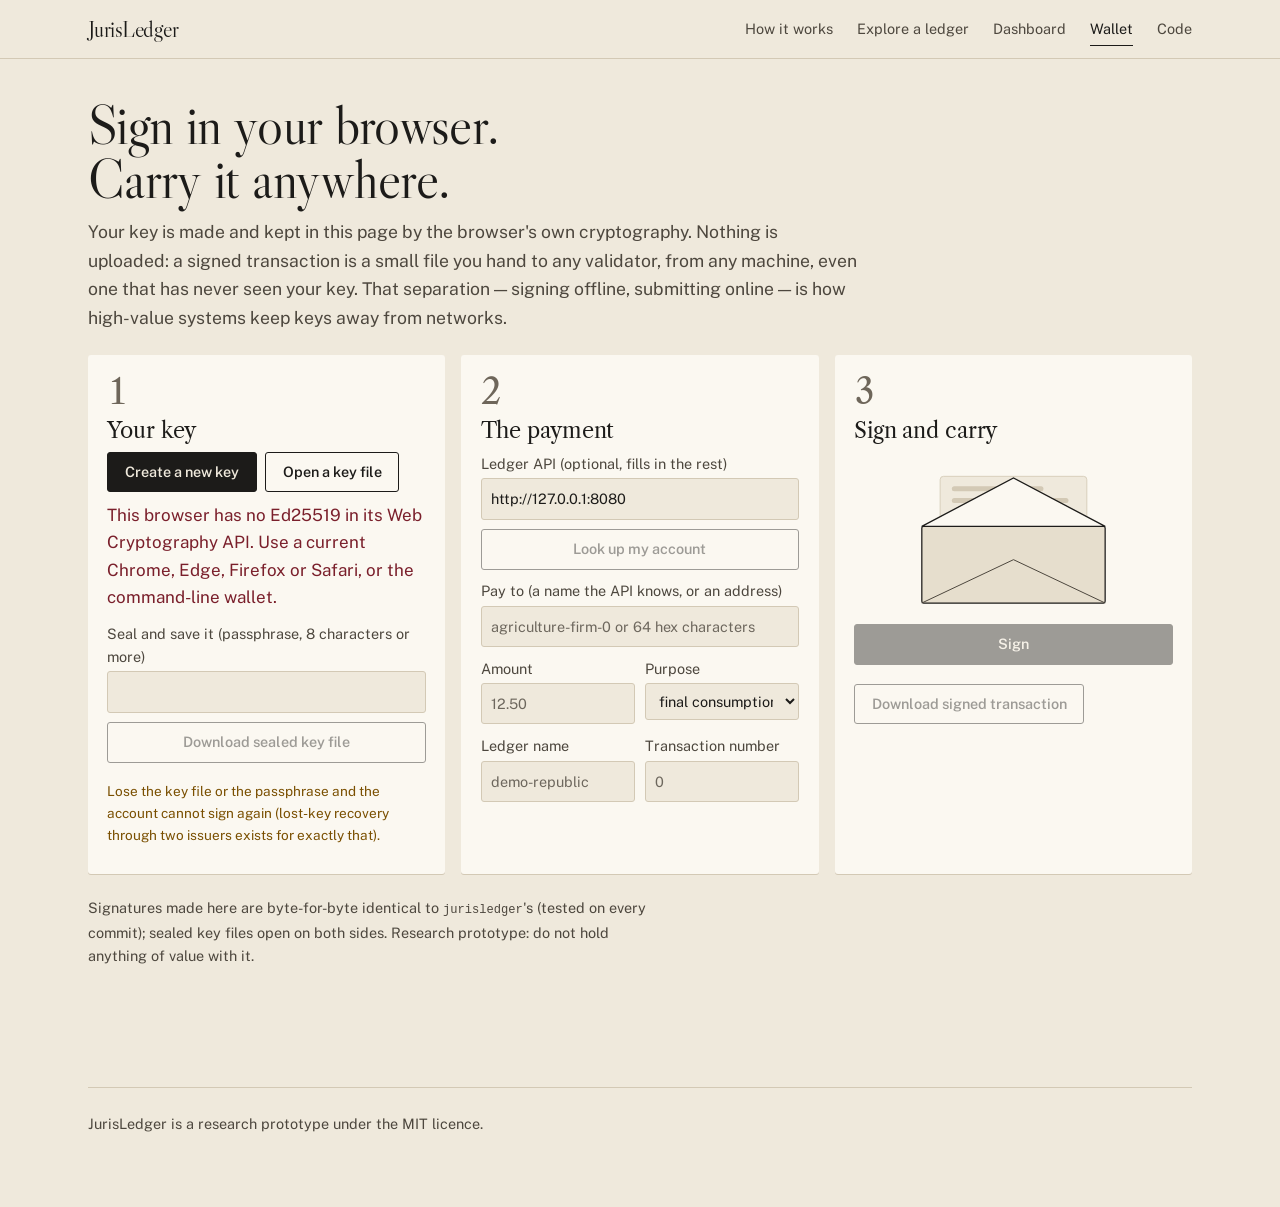
<file: site/wallet.html>
<!doctype html>
<html lang="en">
<head>
<meta http-equiv="Content-Security-Policy" content="default-src 'self'; script-src 'self' 'sha256-hS4f5ShwurUjzWAWB2+hDzlI9yb/aNi37RWoYz5av44='; style-src 'self' 'unsafe-inline'; img-src 'self' data: blob:; connect-src 'self' http: https:; object-src 'none'; base-uri 'none'; form-action 'none'">
<meta charset="utf-8">
<meta name="viewport" content="width=device-width,initial-scale=1,viewport-fit=cover">
<title>JurisLedger wallet — sign in your browser, carry it anywhere</title>
<meta name="description" content="Create a key, write a payment, sign it in your browser. The key never leaves the page; the signed transaction is a file any validator accepts.">
<link rel="stylesheet" href="style.css">
<style>
.steps3{display:grid;grid-template-columns:repeat(auto-fit,minmax(min(100%,20rem),1fr));gap:1rem;margin-top:1.4rem}
.card3{background:var(--sheet);border:0;box-shadow:0 1px 0 var(--rule);border-radius:var(--radius);padding:1.2rem;display:flex;flex-direction:column;gap:.6rem}
.card3 h2{font-size:1.35rem;margin:0}
.card3 .n{font-family:var(--serif);font-size:2.2rem;color:var(--num);line-height:1;font-variant-numeric:tabular-nums}
.card3 label{font-size:.9rem;color:var(--ink-2);display:block}
.card3 input,.card3 select{font:inherit;width:100%;padding:.5rem .6rem;border:1px solid var(--rule);border-radius:var(--radius);background:var(--paper);color:var(--ink);margin-top:.2rem}
.who{display:flex;gap:.8rem;align-items:center;min-height:4.2rem}
.who code{word-break:break-all;font-size:.78rem}
.env{position:relative;height:150px;margin:.4rem 0}
.env svg{width:100%;height:100%}
[hidden]{display:none!important}
.flap{transform-box:fill-box;transform-origin:50% 0;transform:scaleY(-1);transition:transform .7s cubic-bezier(.2,.8,.2,1)}
.sealed .flap{transform:scaleY(1)}
.letter{transition:transform .6s cubic-bezier(.2,.8,.2,1)}
.sealed .letter{transform:translateY(60px)}
.wax{opacity:0;transform:scale(2.2) rotate(-25deg);transform-origin:center;transform-box:fill-box;transition:opacity .3s .6s,transform .5s .6s cubic-bezier(.2,1.4,.4,1)}
.sealed .wax{opacity:1;transform:scale(1) rotate(-12deg)}
pre.tx{background:var(--wash);border-radius:var(--radius);padding:.7rem;font-size:.75rem;max-height:14rem;overflow:auto;white-space:pre-wrap;word-break:break-all;margin:0}
.warn{font-size:.85rem;color:var(--amber-ink)}
.row2{display:grid;grid-template-columns:1fr 1fr;gap:.6rem}
</style>
</head>
<body>
<header class="top"><div class="wrap">
  <a class="brand" href="index.html">JurisLedger</a>
  <nav class="folios" aria-label="Site"><a href="index.html">How it works</a><a href="explorer.html">Explore a ledger</a><a href="dashboard.html">Dashboard</a><a href="wallet.html" aria-current="page">Wallet</a><a href="https://github.com/Normansrule/juris-ledger">Code</a></nav>
</div></header>
<main class="wrap" style="padding-top:2.5rem;padding-bottom:4rem">
  <h1 class="page-title"><span class="w"><span style="--i:0">Sign</span></span> <span class="w"><span style="--i:1">in</span></span> <span class="w"><span style="--i:2">your</span></span> <span class="w"><span style="--i:3">browser.</span></span> <span class="w"><span style="--i:4">Carry</span></span> <span class="w"><span style="--i:5">it</span></span> <span class="w"><span style="--i:6">anywhere.</span></span></h1>
  <p style="font-size:1.1rem;color:var(--ink-2);max-width:70ch">Your key is made and kept in this page by the browser's own cryptography. Nothing is uploaded: a signed transaction is a small file you hand to any validator, from any machine, even one that has never seen your key. That separation — signing offline, submitting online — is how high-value systems keep keys away from networks.</p>

  <div class="steps3">
    <section class="card3" aria-labelledby="k1">
      <div class="n">1</div><h2 id="k1">Your key</h2>
      <div class="controls" style="margin:0"><button class="btn" id="newKey">Create a new key</button>
        <label class="btn ghost" style="cursor:pointer;margin:0;color:var(--ink)">Open a key file<input type="file" id="keyFile" accept=".json" hidden></label></div>
      <label id="openPassRow" hidden>Passphrase for this key file<input type="password" id="openPass" autocomplete="current-password"></label>
      <div class="who" id="who"><span style="color:var(--ink-2)">No key loaded.</span></div>
      <label>Seal and save it (passphrase, 8 characters or more)<input type="password" id="sealPass" autocomplete="new-password" disabled></label>
      <button class="btn ghost" id="saveKey" disabled>Download sealed key file</button>
      <p class="warn">Lose the key file or the passphrase and the account cannot sign again (lost-key recovery through two issuers exists for exactly that).</p>
    </section>

    <section class="card3" aria-labelledby="k2">
      <div class="n">2</div><h2 id="k2">The payment</h2>
      <label>Ledger API (optional, fills in the rest)<input id="api" value="http://127.0.0.1:8080" spellcheck="false"></label>
      <button class="btn ghost" id="lookup" disabled>Look up my account</button>
      <label>Pay to (a name the API knows, or an address)<input id="to" spellcheck="false" placeholder="agriculture-firm-0 or 64 hex characters"></label>
      <div class="row2"><label>Amount<input id="amount" inputmode="decimal" placeholder="12.50"></label>
        <label>Purpose<select id="purpose"></select></label></div>
      <div class="row2"><label>Ledger name<input id="chain" placeholder="demo-republic" spellcheck="false"></label>
        <label>Transaction number<input id="nonce" inputmode="numeric" placeholder="0"></label></div>
      <p class="caption" id="acctCap" style="min-height:0;margin:0;font-size:.88rem"></p>
    </section>

    <section class="card3" aria-labelledby="k3">
      <div class="n">3</div><h2 id="k3">Sign and carry</h2>
      <div class="env" id="env" aria-hidden="true"><svg viewBox="0 -62 300 180">
        <g class="letter"><rect x="62" y="-40" width="176" height="96" rx="4" fill="var(--paper)" stroke="var(--rule)"/>
          <rect x="76" y="-28" width="110" height="6" rx="3" fill="var(--rule)"/><rect x="76" y="-14" width="140" height="6" rx="3" fill="var(--rule)"/><rect x="76" y="0" width="90" height="6" rx="3" fill="var(--rule)"/></g>
        <rect x="40" y="20" width="220" height="92" rx="2" fill="var(--wash)" stroke="var(--ink)" stroke-width="1.5"/>
        <path d="M40 112 L150 60 L260 112" fill="none" stroke="var(--ink-2)" stroke-width="1.2"/>
        <path class="flap" d="M40 20 L150 78 L260 20 Z" fill="var(--sheet)" stroke="var(--ink)" stroke-width="1.5"/>
        <g class="wax"><circle cx="150" cy="72" r="17" fill="var(--seal)"/><text x="150" y="76" text-anchor="middle" font-size="8" fill="var(--on-seal)" font-family="var(--sans)" letter-spacing="1">SIGNED</text></g>
      </svg></div>
      <button class="btn" id="signBtn" disabled>Sign</button>
      <div class="verdict" id="sigVerdict" style="font-size:1.2rem;margin:0"></div>
      <pre class="tx" id="txOut" hidden></pre>
      <div class="controls" style="margin:0"><button class="btn ghost" id="dlTx" disabled>Download signed transaction</button></div>
      <p class="caption" id="howTo" style="min-height:0;font-size:.88rem;margin:0"></p>
    </section>
  </div>
  <p style="font-size:.9rem;color:var(--ink-2);margin-top:1.4rem">Signatures made here are byte-for-byte identical to <code>jurisledger</code>'s (tested on every commit); sealed key files open on both sides. Research prototype: do not hold anything of value with it.</p>
</main>
<footer><div class="wrap">JurisLedger is a research prototype under the MIT licence.</div></footer>
<script src="safe.js"></script>
<script src="verify.js"></script>
<script src="wallet.js"></script>
<script src="reveal.js"></script>
<script>
(async () => {
const $ = s => document.querySelector(s), W = window.JurisWallet, V = window.JurisVerify;
const { html, raw } = window.JurisSafe;
const HEX64 = /^[0-9a-f]{64}$/;
const PURPOSES = ["FINAL_CONSUMPTION", "INTERMEDIATE", "INVESTMENT", "GOVERNMENT_PURCHASE", "EXPORT", "WAGES", "TAX", "TRANSFER", "FINANCIAL"];
$("#purpose").innerHTML = html`${PURPOSES.map(p => html`<option value="${p}">${p.toLowerCase().replace(/_/g, " ")}</option>`)}`;
let key = null, pendingFile = null, signed = null;
if (!(await V.supported())) { $("#who").innerHTML = '<span class="bad">This browser has no Ed25519 in its Web Cryptography API. Use a current Chrome, Edge, Firefox or Safari, or the command-line wallet.</span>'; return; }

function showKey() {
  $("#who").innerHTML = html`${raw(W.identicon(key.address))}<div><strong>Key loaded</strong><br><code>${key.address}</code></div>`;
  ["#sealPass", "#saveKey", "#lookup", "#signBtn"].forEach(s => $(s).disabled = false);
  $("#env").classList.remove("sealed"); $("#txOut").hidden = true; $("#dlTx").disabled = true; $("#sigVerdict").textContent = "";
}
const download = (name, obj) => { const a = document.createElement("a"); a.href = URL.createObjectURL(new Blob([JSON.stringify(obj, null, 1)], { type: "application/json" })); a.download = name; a.click(); setTimeout(() => URL.revokeObjectURL(a.href), 1000); };

$("#newKey").onclick = async () => { key = await W.generate(); showKey(); $("#acctCap").textContent = "A new key has no account yet: register it (jurisledger wallet register) or ask an issuer to."; };
$("#keyFile").onchange = async e => {
  const f = e.target.files[0]; if (!f) return;
  try { pendingFile = JSON.parse(await f.text()); } catch { $("#who").innerHTML = '<span class="bad">That file is not JSON.</span>'; return; }
  if (pendingFile.ciphertext) { $("#openPassRow").hidden = false; $("#openPass").focus(); $("#who").innerHTML = "<span>Sealed key file: type its passphrase and press Enter.</span>"; }
  else { try { key = await W.open(pendingFile); showKey(); } catch (err) { $("#who").innerHTML = html`<span class="bad">${err.message}</span>`; } }
};
$("#openPass").onkeydown = async e => {
  if (e.key !== "Enter") return;
  $("#who").innerHTML = "<span>Deriving the key (600,000 rounds of PBKDF2)…</span>";
  try { key = await W.open(pendingFile, $("#openPass").value); $("#openPass").value = ""; $("#openPassRow").hidden = true; showKey(); }
  catch (err) { $("#who").innerHTML = html`<span class="bad">${err.message}</span>`; }
};
$("#saveKey").onclick = async () => {
  try { const ks = await W.seal(key, $("#sealPass").value); $("#sealPass").value = ""; download(`key-${key.address.slice(0, 8)}.json`, ks); }
  catch (err) { alert(err.message); }
};
$("#lookup").onclick = async () => {
  const base = $("#api").value.replace(/\/$/, "");
  try {
    const a = await fetch(`${base}/api/account/${key.address}`).then(r => r.ok ? r.json() : Promise.reject(r.status));
    if (typeof a.chain_id === "string") $("#chain").value = a.chain_id;
    const known = Number.isSafeInteger(a.next_nonce) && a.next_nonce >= 0;   // null: the API cannot know (audit H11)
    $("#nonce").value = known ? a.next_nonce : "";
    $("#acctCap").innerHTML = html`<strong>${a.name}</strong> (${a.role}${a.sector ? ", " + a.sector : ""}). ${known
      ? html`Next transaction number ${a.next_nonce} <em>(from the API: unverified)</em>.`
      : html`<span class="bad">The API cannot tell the next transaction number</span> (its index starts after this account's last transaction); fill it in from <code>jurisledger wallet balance</code>.`}`;
  } catch (e) {
    try { const st = await fetch(`${base}/api/status`).then(r => r.json()); $("#chain").value = st.chain_id; $("#nonce").value = 0;
      $("#acctCap").textContent = "This key is not on the ledger yet (number 0 is its registration)."; }
    catch { $("#acctCap").innerHTML = html`Could not reach <code>${base}</code>. Fill in the ledger name and transaction number yourself, or start <code>jurisledger api ledger.db</code>.`; }
  }
};
$("#signBtn").onclick = async () => {
  const cents = Math.round(parseFloat($("#amount").value) * 100), nonce = parseInt($("#nonce").value, 10), chain = $("#chain").value.trim();
  let to = $("#to").value.trim();
  if (!(cents > 0)) return void ($("#sigVerdict").innerHTML = '<span class="bad">Enter an amount above zero.</span>');
  if (!(nonce >= 0) || !chain) return void ($("#sigVerdict").innerHTML = '<span class="bad">Fill in the ledger name and transaction number (or look up the account).</span>');
  if (!HEX64.test(to)) {
    // A name is resolved by the API, which this page does not verify.  Show the address it returned and
    // make the user confirm it: a hostile API could otherwise redirect the payment.
    try { const a = await fetch(`${$("#api").value.replace(/\/$/, "")}/api/account/${encodeURIComponent(to)}`).then(r => r.ok ? r.json() : Promise.reject());
      if (!HEX64.test(a.address)) throw new Error("bad address");
      $("#to").value = a.address;
      return void ($("#sigVerdict").innerHTML = html`<span class="warn">The API says “${to}” is <code>${a.address}</code>.</span> Check that address with the recipient, then press Sign again.`); }
    catch { return void ($("#sigVerdict").innerHTML = '<span class="bad">Give the recipient as a 64-character address, or connect to an API that knows the name.</span>'); }
  }
  signed = await W.sign(key, chain, "PAYMENT", nonce, { to, amount: cents, purpose: $("#purpose").value });
  const ok = await V.verifyTx(signed), id = await V.txid(signed);
  $("#env").classList.remove("sealed"); void $("#env").offsetWidth; $("#env").classList.add("sealed");
  $("#sigVerdict").innerHTML = html`${ok ? html`<span class="good">Signed and self-checked</span>` : html`<span class="bad">Signature check failed</span>`}`;
  $("#txOut").hidden = false; $("#txOut").textContent = JSON.stringify(signed, null, 1); $("#dlTx").disabled = false;
  $("#howTo").innerHTML = html`Transaction <code>${id.slice(0, 16)}…</code>. Carry the file to any machine with the ledger and run<br><code>jurisledger submit signed-${id.slice(0, 8)}.json HOST:PORT</code>. Change one character of it and every validator will refuse it.`;
};
$("#dlTx").onclick = async () => signed && download(`signed-${(await V.txid(signed)).slice(0, 8)}.json`, signed);
})();
</script>
</body>
</html>
</file>
<file: site/style.css>
/* The Register: the shared visual system for the JurisLedger site (explainer, explorer, dashboard, wallet).
   The world is the court's bound record book: ledger paper, iron-gall ink, an oxblood seal, one verified green.
   Colour, type, space and motion come from the tokens below; pages add layout only.
   Scripts read --ink, --ink-2, --rule, --sheet, --seal, --verified, --amber and --cat-* as #RRGGBB, so keep them hex. */

@font-face{font-family:"Libre Caslon Display";src:url(fonts/libre-caslon-display-latin-400-normal.woff2) format("woff2");font-weight:400;font-style:normal;font-display:swap}
@font-face{font-family:"Libre Caslon Text";src:url(fonts/libre-caslon-text-latin-400-normal.woff2) format("woff2");font-weight:400;font-style:normal;font-display:swap}
@font-face{font-family:"Libre Caslon Text";src:url(fonts/libre-caslon-text-latin-400-italic.woff2) format("woff2");font-weight:400;font-style:italic;font-display:swap}
@font-face{font-family:"Libre Caslon Text";src:url(fonts/libre-caslon-text-latin-700-normal.woff2) format("woff2");font-weight:700;font-style:normal;font-display:swap}
@font-face{font-family:"Public Sans";src:url(fonts/public-sans-latin-wght-normal.woff2) format("woff2");font-weight:100 900;font-style:normal;font-display:swap}
@font-face{font-family:"Public Sans";src:url(fonts/public-sans-latin-wght-italic.woff2) format("woff2");font-weight:100 900;font-style:italic;font-display:swap}

:root{
  /* Colour: paper, ink, and two stamps.  Oxblood is the seal (the brand and anything that breaks);
     green is only ever "this checks out"; amber is only ever "pending". */
  --paper:#EFE9DC;--sheet:#FBF8F1;--wash:#E6DECD;--rule:#D3C9B5;
  --ink:#1C1B19;--ink-2:#4D473E;--num:#6E665A;
  --seal:#7A1F2B;--verified:#1F5E4A;--amber:#8A5A00;--amber-ink:#7A4F00;--on-seal:#FBF8F1;
  /* Categories (spending kinds, transaction kinds): one hue each, readable on paper and in the dark. */
  --cat-hh:#2E6B57;--cat-firm:#3A3F58;--cat-gov:#A86A12;--cat-wage:#7C8A9E;--cat-legal:#7A1F2B;--cat-other:#A79F90;
  /* Type */
  --display:"Libre Caslon Display","Libre Caslon Text",Georgia,serif;
  --serif:"Libre Caslon Text",Georgia,"Times New Roman",serif;
  --sans:"Public Sans",system-ui,-apple-system,"Segoe UI",Roboto,sans-serif;
  --mono:ui-monospace,SFMono-Regular,Menlo,Consolas,monospace;
  --fs-xs:.8rem;--fs-s:.9rem;--fs-m:1rem;--fs-l:1.2rem;--fs-xl:clamp(1.55rem,2.8vw,2.3rem);--fs-2xl:clamp(2.1rem,4.6vw,3.4rem);--fs-3xl:clamp(2.6rem,6.2vw,5.2rem);
  /* Space: 4-point steps; tight inside a group, generous between groups */
  --s-1:.25rem;--s-2:.5rem;--s-3:.75rem;--s-4:1rem;--s-5:1.5rem;--s-6:2rem;--s-7:3rem;--s-8:4.5rem;--s-9:7rem;
  --section:clamp(4.5rem,10vw,8rem);--measure:62ch;--radius:3px;--radius-s:2px;
  /* Motion: ink and press.  A quick ease-out for anything that answers the reader, and two springs
     (CSS linear() sampled from a damped spring): a firm one for presses, a softer one for the seal. */
  --ease-out:cubic-bezier(.23,1,.32,1);
  --spring:linear(0,.291,.676,.903,.993,1.015,1.012,1.006,1.002,1,1);
  --spring-seal:linear(0,.135,.417,.708,.933,1.067,1.122,1.121,1.091,1.053,1.02,.998,.987,.984,.987,.991,.996,.999,1.001,1.002,1.001,1);
  --t-press:140ms;--t-ui:200ms;--t-state:320ms;--t-ink:900ms;
}
@media (prefers-color-scheme:dark){:root{
  /* The same book under a reading lamp. */
  --paper:#14110D;--sheet:#201C16;--wash:#2B261E;--rule:#3E372C;
  --ink:#EDE6D6;--ink-2:#B9AF9C;--num:#9D9381;
  --seal:#E07A86;--verified:#72C3A2;--amber:#E2AA52;--amber-ink:#E2AA52;--on-seal:#14110D;
  --cat-hh:#72C3A2;--cat-firm:#C9C2B2;--cat-gov:#E2AA52;--cat-wage:#93A3B8;--cat-legal:#E07A86;--cat-other:#7D7568;
}}
@supports not (transition-timing-function:linear(0,1)){:root{--spring:var(--ease-out);--spring-seal:cubic-bezier(.2,1.25,.4,1)}}

*{box-sizing:border-box}
[hidden]{display:none!important}
html{scroll-behavior:smooth;scroll-padding-top:4.5rem;-webkit-text-size-adjust:100%}
body{margin:0;background:var(--paper);color:var(--ink);font:400 17px/1.62 var(--sans);font-feature-settings:"kern";caret-color:var(--seal);accent-color:var(--ink);-webkit-font-smoothing:antialiased}
::selection{background:color-mix(in srgb,var(--seal) 22%,transparent);color:var(--ink)}
a{color:inherit;text-underline-offset:.2em;text-decoration-thickness:1px;text-decoration-color:color-mix(in srgb,currentColor 45%,transparent);transition:text-decoration-color var(--t-ui) ease}
a:hover{text-decoration-color:currentColor}
:focus-visible{outline:2px solid var(--seal);outline-offset:3px;border-radius:var(--radius-s)}
h1,h2,h3{font-family:var(--serif);font-weight:400;line-height:1.08;margin:0;text-wrap:balance}
h1{font-family:var(--display);font-size:var(--fs-3xl);letter-spacing:-.012em;line-height:1}
h1 em{font-family:var(--serif);font-style:italic}
h1.page-title{font-size:var(--fs-2xl);margin-bottom:var(--s-3);max-width:22ch}
h2{font-size:var(--fs-xl);letter-spacing:-.005em}
h3{font-size:var(--fs-l);margin:var(--s-5) 0 var(--s-2)}
p{max-width:var(--measure);margin:var(--s-2) 0;text-wrap:pretty}
strong,b{font-weight:650}
code,.hash{font-family:var(--mono);font-size:.84em}
.wrap{max-width:1200px;margin:0 auto;padding:0 clamp(1rem,4vw,3rem)}
.visually-hidden{position:absolute!important;width:1px;height:1px;margin:-1px;padding:0;border:0;overflow:hidden;clip:rect(0 0 0 0);clip-path:inset(50%);white-space:nowrap}

/* Header: one plain bar on every page.  The current page is underlined in ink, like a ruled entry. */
header.top{position:sticky;top:0;z-index:5;background:var(--paper);box-shadow:0 1px 0 var(--rule)}
header.top .wrap{display:flex;align-items:center;gap:var(--s-5);min-height:3.6rem}
.brand{font-family:var(--display);font-size:1.4rem;text-decoration:none;letter-spacing:-.01em;line-height:1}
nav.folios{display:flex;gap:var(--s-5);font-size:var(--fs-s);margin-left:auto}
nav.folios a{text-decoration:none;color:var(--ink-2);white-space:nowrap;padding:.35rem 0;background:linear-gradient(currentColor,currentColor) 0 100%/0 1.5px no-repeat;transition:color var(--t-ui) ease,background-size var(--t-state) var(--ease-out)}
nav.folios a[aria-current=page]{color:var(--ink);background-size:100% 1.5px}
nav.folios a:hover,nav.folios a:focus-visible{color:var(--ink);background-size:100% 1.5px;outline:none}
@media (max-width:640px){header.top{position:relative}
  header.top .wrap{flex-wrap:wrap;gap:var(--s-1) var(--s-4);padding-top:var(--s-3);padding-bottom:var(--s-2)}
  nav.folios{margin-left:0;width:100%;flex-wrap:wrap;gap:var(--s-1) var(--s-4)}
  html{scroll-padding-top:1rem}}

/* Buttons: flat, square-cornered, one fill.  A press is a small spring, like pushing a stamp. */
.btn{font:inherit;font-size:var(--fs-s);font-weight:550;line-height:1.3;padding:.62rem 1.05rem;border-radius:var(--radius);border:1px solid var(--ink);background:var(--ink);color:var(--paper);cursor:pointer;text-decoration:none;display:inline-block;
  transition:transform var(--t-press) var(--spring),background-color var(--t-ui) ease,color var(--t-ui) ease,border-color var(--t-ui) ease}
.btn.ghost{background:transparent;color:var(--ink)}
.btn.link{background:transparent;border-color:transparent;color:var(--ink);padding-left:.15rem;padding-right:.15rem;text-decoration:underline}
@media (hover:hover) and (pointer:fine){
  .btn:hover:not(:disabled){background:color-mix(in srgb,var(--ink) 84%,var(--paper))}
  .btn.ghost:hover:not(:disabled){background:var(--wash)}
  .btn.link:hover{background:transparent;text-decoration-color:currentColor}}
.btn:active:not(:disabled){transform:scale(.97)}
.btn:disabled{opacity:.42;cursor:not-allowed}

/* ------------------------------------------------------------------------------------------------
   Explainer hero: the claim on the left, a live deed on the right.  Edit the deed and watch it break. */
/* The seal lands at 1.6× and settles; clip its overhang so the press never widens the page on a phone. */
.hero{padding:clamp(3rem,8vw,6.5rem) 0 var(--s-7);overflow-x:clip;overflow-clip-margin:var(--s-4);display:grid;grid-template-columns:minmax(0,1.05fr) minmax(0,1fr);gap:clamp(2rem,5vw,5rem);align-items:center}
.hero p.lead{font-size:var(--fs-l);color:var(--ink-2);margin-top:var(--s-5);max-width:46ch}
.hero .cta{display:flex;gap:var(--s-3) var(--s-5);flex-wrap:wrap;align-items:center;margin-top:var(--s-6)}
.deed{position:relative;margin:0;background:var(--sheet);padding:clamp(1.25rem,3vw,2.25rem) clamp(1.25rem,3vw,2.25rem) clamp(1.25rem,2.5vw,1.75rem);border-radius:var(--radius);
  --tx:0;--ty:0;transform:perspective(1400px) rotateX(calc(var(--ty) * -3.5deg)) rotateY(calc(var(--tx) * 4.5deg));
  box-shadow:0 1px 0 var(--rule),calc(var(--tx) * -14px) calc(18px + var(--ty) * -10px) 44px -28px color-mix(in srgb,var(--ink) 50%,transparent)}
.deed-head{display:flex;justify-content:space-between;align-items:baseline;gap:var(--s-4);padding-bottom:var(--s-3);margin-bottom:var(--s-4);box-shadow:0 1px 0 var(--rule)}
.deed-head h2{font-size:var(--fs-l);letter-spacing:.02em}
.deed-head span{font-size:var(--fs-xs);color:var(--ink-2);font-variant-numeric:tabular-nums}
.deed textarea{display:block;width:100%;min-height:7.6rem;resize:vertical;border:0;border-radius:var(--radius-s);background:transparent;padding:var(--s-2);margin:0 calc(-1 * var(--s-2));
  font:400 1.12rem/1.6 var(--serif);color:var(--ink);transition:background-color var(--t-ui) ease}
.deed textarea:hover{background:color-mix(in srgb,var(--wash) 55%,transparent)}
.deed textarea:focus-visible{background:var(--wash);outline-offset:2px}
.deed .hint{font-size:var(--fs-xs);color:var(--ink-2);margin:var(--s-1) 0 var(--s-4)}
.deed-hash{font-size:var(--fs-xs);color:var(--ink-2)}
.deed-hash code{display:block;margin-top:var(--s-1);font-size:.78rem;line-height:1.55;color:var(--ink);letter-spacing:.02em;overflow-wrap:anywhere}
.deed-hash code i{font-style:normal;color:var(--seal);background:color-mix(in srgb,var(--seal) 12%,transparent);border-radius:1px}
.sigs{display:grid;grid-template-columns:1fr 1fr;gap:var(--s-5);margin-top:var(--s-5);padding-right:6.5rem}
.sig{position:relative;min-width:0}
.sig svg{display:block;width:100%;max-width:11rem;height:3rem;overflow:visible}
.sig .ink{fill:none;stroke:var(--ink);stroke-width:1.6;stroke-linecap:round;stroke-linejoin:round;stroke-dasharray:1;stroke-dashoffset:1;transition:stroke var(--t-state) ease}
.sig.drawn .ink{animation:sign var(--t-ink) var(--ease-out) forwards}
.sig:nth-child(2).drawn .ink{animation-delay:350ms}
@keyframes sign{to{stroke-dashoffset:0}}
.sig .strike{stroke:var(--seal);stroke-width:1.6;stroke-dasharray:1;stroke-dashoffset:1;transition:stroke-dashoffset var(--t-state) var(--ease-out)}
.sig .line{display:block;border-top:1px solid var(--ink-2);padding-top:var(--s-1);font-size:var(--fs-xs);color:var(--ink-2)}
.sig .who{color:var(--ink);font-weight:600}
.sig .state{display:block;font-size:var(--fs-xs);margin-top:2px;color:var(--ink-2)}
.sig.valid .state{color:var(--verified)}
.sig.broken .ink{stroke:var(--num)}
.sig.broken .strike{stroke-dashoffset:0}
.sig.broken .state{color:var(--seal)}
.seal{position:absolute;right:clamp(.9rem,2.5vw,1.75rem);bottom:clamp(3.6rem,6vw,4.4rem);width:5.6rem;height:5.6rem;color:var(--seal);transform:rotate(-12deg) scale(1.6);opacity:0;
  transition:transform 520ms var(--spring-seal),opacity 160ms ease,color var(--t-state) ease,filter var(--t-state) ease}
.seal.pressed{transform:rotate(-12deg) scale(1);opacity:1}
.seal text{font:600 7.4px var(--sans);letter-spacing:.16em;fill:var(--sheet)}
.seal .mono{font:400 20px var(--display);letter-spacing:0}
.seal .crack{fill:none;stroke:var(--sheet);stroke-width:2.4;stroke-linecap:round;stroke-dasharray:1;stroke-dashoffset:1;transition:stroke-dashoffset 260ms var(--ease-out)}
.seal.broken{color:var(--num);transform:rotate(-8deg) scale(.97)}
.seal.broken .crack{stroke-dashoffset:0}
.deed-foot{display:flex;flex-wrap:wrap;justify-content:space-between;align-items:center;gap:var(--s-2) var(--s-4);margin-top:var(--s-5);padding-top:var(--s-3);box-shadow:0 -1px 0 var(--rule)}
.deed-status{margin:0;font-size:var(--fs-s);font-weight:550}
.deed-status.ok{color:var(--verified)}
.deed-status.bad{color:var(--seal)}
@media (min-width:561px){.deed-foot{padding-right:6.5rem}}
.deed-foot .btn{font-size:var(--fs-xs);padding:.4rem .75rem}
@media (max-width:860px){.hero{grid-template-columns:1fr}}
@media (max-width:560px){.sigs{padding-right:0}.deed-head{padding-right:4.6rem}.seal{width:4.4rem;height:4.4rem;top:.9rem;right:.9rem;bottom:auto}}

/* Steps on this page: a real ordered list, because the order is the story. */
.toc{margin:0 0 var(--s-4);padding-top:var(--s-5);box-shadow:0 -1px 0 var(--rule)}
.toc ol{list-style:none;margin:0;padding:0;display:grid;grid-template-columns:repeat(auto-fill,minmax(14rem,1fr));gap:0 var(--s-6);counter-reset:step}
.toc li{counter-increment:step}
.toc a{display:flex;gap:var(--s-3);align-items:baseline;padding:var(--s-2) 0;text-decoration:none;color:var(--ink-2);transition:color var(--t-ui) ease}
.toc a::before{content:"¶ " counter(step);font-family:var(--serif);color:var(--num);min-width:2.4rem;font-variant-numeric:tabular-nums;font-size:var(--fs-s)}
.toc a:hover,.toc a:focus-visible{color:var(--ink);text-decoration:underline}

/* Folios: each step is a numbered paragraph of the register.  Paragraph mark in the left margin,
   the claim in the text column, and in the right margin the command that proves it (a citation). */
.folio{padding:var(--section) 0 0}
.folio .head{display:grid;grid-template-columns:4.5rem minmax(0,1fr) minmax(12rem,17rem);gap:var(--s-2) var(--s-6);align-items:start;margin-bottom:var(--s-5)}
.folio .head h2+p{margin-top:var(--s-3)}
.folio .num{font-family:var(--serif);font-size:var(--fs-xl);color:var(--num);line-height:1.08;font-variant-numeric:tabular-nums;white-space:nowrap}
.folio .num::before{content:"¶ ";font-size:.6em;vertical-align:.32em}
.cite{font-size:var(--fs-xs);line-height:1.55;color:var(--ink-2);padding-top:.55rem}
.cite::before{content:"Proof";display:block;font-family:var(--serif);font-style:italic;font-size:var(--fs-s);color:var(--ink);margin-bottom:var(--s-1)}
.cite code{color:var(--ink);font-size:.95em}
.cite p{margin:0}
.stage{background:var(--sheet);border-radius:var(--radius);box-shadow:0 1px 0 var(--rule);padding:clamp(1rem,2.4vw,1.75rem);display:grid;grid-template-columns:minmax(0,1.3fr) minmax(0,1fr);gap:clamp(1rem,3vw,2.25rem)}
@media (max-width:1000px){.folio .head{grid-template-columns:4.5rem minmax(0,1fr)}.cite{grid-column:2;padding-top:0}}
@media (max-width:860px){.stage{grid-template-columns:1fr}
  .folio .head{grid-template-columns:1fr;gap:var(--s-1)}.cite{grid-column:auto;margin-top:var(--s-2)}}
.stage svg{width:100%;height:auto;display:block}
.controls{display:flex;gap:var(--s-2);flex-wrap:wrap;align-items:center;margin-top:var(--s-3)}
.caption{min-height:5.5rem;color:var(--ink-2)}
.caption strong{color:var(--ink)}
.repo-note{margin-top:var(--s-5);font-size:var(--fs-s);color:var(--ink-2)}
.repo-note code{color:var(--ink)}
.steps{display:flex;gap:var(--s-1);margin:var(--s-2) 0}
.steps i{flex:1;height:3px;background:var(--rule);transition:background-color var(--t-state) var(--ease-out)}
.steps i.on{background:var(--ink)}
.good{color:var(--verified)}
.bad{color:var(--seal)}
.warn{color:var(--amber)}
textarea,input[type=text],input[type=number],input[type=password],input:not([type]),select{font:inherit;width:100%;padding:.6rem .7rem;border:1px solid var(--rule);border-radius:var(--radius);background:var(--paper);color:var(--ink);transition:border-color var(--t-ui) ease,background-color var(--t-ui) ease}
textarea:hover,input:hover,select:hover{border-color:var(--num)}
textarea:focus-visible,input:focus-visible,select:focus-visible{border-color:var(--ink);outline-offset:1px}
textarea{min-height:9rem;font-family:var(--serif);line-height:1.55}
::placeholder{color:var(--ink-2);opacity:.8}
.hash{word-break:break-all;padding:.5rem .7rem;background:var(--wash);border-radius:var(--radius);display:block;margin:var(--s-2) 0;transition:background-color var(--t-state) ease}
.hash.changed{background:color-mix(in srgb,var(--seal) 16%,var(--wash))}
.status{display:inline-block;padding:.1rem .55rem;border-radius:var(--radius);font-size:var(--fs-xs);font-weight:550;border:1px solid currentColor}
.parties{display:flex;gap:var(--s-2);flex-wrap:wrap;margin:var(--s-2) 0}
.party{padding:var(--s-2) var(--s-3);border:1px solid var(--rule);border-radius:var(--radius);flex:1;min-width:9rem;transition:border-color var(--t-state) ease,background-color var(--t-state) ease}
.party.signed{border-color:var(--verified);background:color-mix(in srgb,var(--verified) 7%,transparent)}
.party.void{border-color:var(--seal);text-decoration:line-through}
input[type=range]{width:100%;accent-color:var(--ink);padding:0;border:0;background:none}
.bits{display:grid;grid-template-columns:repeat(16,1fr);gap:3px;margin:var(--s-2) 0}
.bits b{aspect-ratio:1;border-radius:var(--radius-s);background:var(--wash);display:grid;place-items:center;font-size:.7rem;font-weight:500;font-variant-numeric:tabular-nums;transition:background-color var(--t-ui) ease,color var(--t-ui) ease,transform var(--t-ui) var(--spring)}
.bits b.on{background:var(--ink);color:var(--paper)}
.bits b.bad{background:var(--seal);color:var(--on-seal);transform:scale(1.06)}
.bar{height:1.1rem;background:var(--wash);border-radius:var(--radius-s);overflow:hidden;margin:.3rem 0}
.bar i{display:block;height:100%;background:var(--ink);transition:width .45s var(--ease-out)}
.bar i.miss{background:var(--seal)}
.figs{display:grid;grid-template-columns:repeat(3,1fr);gap:var(--s-3);margin:var(--s-3) 0}
.figs div{box-shadow:0 -2px 0 var(--ink);padding-top:var(--s-2);font-size:var(--fs-s);color:var(--ink-2)}
.figs b{font-family:var(--serif);font-size:1.5rem;font-weight:400;display:block;color:var(--ink);font-variant-numeric:tabular-nums lining-nums}
.issuers{display:flex;gap:var(--s-2);flex-wrap:wrap;margin:var(--s-2) 0}
.issuer{flex:1;min-width:8rem;padding:var(--s-3);border:1px solid var(--rule);border-radius:var(--radius);cursor:pointer;background:var(--sheet);font:inherit;color:inherit;text-align:left;
  transition:border-color var(--t-ui) ease,background-color var(--t-ui) ease,transform var(--t-press) var(--spring)}
.issuer:active{transform:scale(.98)}
.issuer[aria-pressed=true]{border-color:var(--verified);background:color-mix(in srgb,var(--verified) 9%,var(--sheet))}
.issuer.corrupt{border-style:dashed;color:var(--seal)}
.verdict{font-family:var(--serif);font-size:1.55rem;margin:var(--s-2) 0;line-height:1.2}
.verdict.good{color:var(--verified)}.verdict.bad{color:var(--seal)}
/* A verdict is stamped: a small seal presses in beside "Verified"; a rejected one lands as a cracked ring. */
:is(.verdict.good,.verdict .good,.verdict.bad,.verdict .bad)::before{content:"";display:inline-block;width:.72em;height:.72em;border-radius:50%;margin-right:.42em;vertical-align:.02em;
  animation:verdict 520ms var(--spring-seal) both}
:is(.verdict.good,.verdict .good)::before{background:currentColor;box-shadow:inset 0 0 0 .1em var(--sheet),inset 0 0 0 .15em currentColor}
:is(.verdict.bad,.verdict .bad)::before{box-shadow:inset 0 0 0 .12em currentColor;background:linear-gradient(-38deg,transparent 46%,currentColor 46% 56%,transparent 56%)}
@keyframes verdict{from{transform:scale(1.9) rotate(-24deg);opacity:0}35%{opacity:1}to{transform:none;opacity:1}}
.commands{background:var(--ink);color:var(--paper);border-radius:var(--radius);padding:var(--s-5);font-family:var(--mono);font-size:var(--fs-s);overflow-x:auto;line-height:1.85}
.commands span{opacity:.72}
.drop{border:1.5px dashed var(--num);border-radius:var(--radius);padding:var(--s-5) var(--s-4);text-align:center;color:var(--ink-2);cursor:pointer;background:var(--paper);transition:border-color var(--t-ui) ease,background-color var(--t-ui) ease}
.drop br{display:none}
.drop strong{display:block;font-family:var(--serif);font-weight:400;font-size:var(--fs-l);color:var(--ink);margin-bottom:var(--s-1)}
.drop.over,.drop:hover,.drop:focus-visible{border-color:var(--ink);background:var(--wash);outline:none}
.timeline{list-style:none;margin:var(--s-2) 0;padding:0;max-height:22rem;overflow:auto}
.timeline li{display:grid;grid-template-columns:3.4rem 1.4rem 1fr;gap:var(--s-2);padding:.45rem 0;box-shadow:0 1px 0 var(--rule);opacity:0;transform:translateY(4px);transition:opacity var(--t-ui) var(--ease-out),transform var(--t-ui) var(--ease-out)}
.timeline li.in{opacity:1;transform:none}
.timeline .blk{font-family:var(--mono);font-size:.8rem;color:var(--ink-2);padding-top:.15rem}
.timeline .who{color:var(--ink-2);font-size:.85rem}
.tamper{display:flex;gap:var(--s-2);flex-wrap:wrap;margin:var(--s-2) 0}
.tamper .btn{font-size:.85rem;padding:.4rem .8rem}
.problems{margin:var(--s-2) 0;padding-left:1.1rem;color:var(--seal)}
.problems:empty{display:none}
.inactive{background:var(--wash);border-radius:var(--radius);padding:var(--s-3)}
.empty{color:var(--ink-2);font-family:var(--serif);font-style:italic;padding:var(--s-6) 0;text-align:center}
.flow{stroke:var(--ink);stroke-width:1.2;fill:none;opacity:.35}
.node circle{fill:var(--sheet);stroke:var(--ink);stroke-width:1.6}
.node text{font:12px var(--sans);fill:var(--ink);text-anchor:middle}
.dot{fill:var(--ink)}
.dot.pre{fill:var(--amber)}
.dot.com{fill:var(--verified)}
@media (max-width:860px){.disp-grid{grid-template-columns:1fr!important}}
.warn,.status.warn{color:var(--amber-ink)}
footer{padding:var(--s-7) 0 var(--s-8);color:var(--ink-2);font-size:var(--fs-s)}
footer .wrap::before{content:"";display:block;height:1px;background:var(--rule);margin-bottom:var(--s-5)}

/* ------------------------------------------------------------------------------------------------
   Arrival.  The headline sets word by word, rising out of its own line like type pressed into the page;
   the lead, the actions and the deed follow.  Only position moves, never opacity, so every frame keeps
   full contrast.  A thin oxblood rule under the header measures how far into the register you are. */
h1 .w{display:inline-block;overflow:clip;overflow-clip-margin:.12em;vertical-align:top;padding-bottom:.08em;margin-bottom:-.08em}
h1 .w>span{display:inline-block}
@media (prefers-reduced-motion:no-preference){
  h1 .w>span{animation:rise 1s var(--spring) both;animation-delay:calc(var(--i) * 48ms)}
  h1.page-title+p{animation:lift .9s var(--ease-out) both .3s}
  .hero p.lead{animation:lift .9s var(--ease-out) both .34s}
  .hero .cta,.hero #deedMethod{animation:lift .9s var(--ease-out) both .44s}
  .deed{animation:deal 1.1s var(--spring) both .16s}
  @keyframes rise{from{transform:translateY(108%)}}
  @keyframes lift{from{translate:0 1.4rem}}
  @keyframes deal{from{translate:0 3.5rem;scale:.97}}
  @supports (animation-timeline:scroll()){
    header.top::after{content:"";position:absolute;left:0;right:0;bottom:-1px;height:2px;background:var(--seal);transform-origin:0 50%;transform:scaleX(0);
      animation:read linear both;animation-timeline:scroll(root block)}
    @keyframes read{to{transform:scaleX(1)}}}
  .reveal :is(.folio .head,.folio .stage,.folio .commands,main .panel,main .chart,main .card3){transition:translate 1.1s var(--spring)}
  .reveal :is(.folio .head,.folio .stage,.folio .commands,main .panel,main .chart,main .card3):not(.in){translate:0 3rem;transition:none}
}

/* ------------------------------------------------------------------------------------------------
   The bound book.  Six folios, each carrying the previous one's fingerprint.  Pinned on a roomy screen:
   the pile deals out into a chain as you scroll, then one folio is altered and the next link breaks. */
.book{position:relative;margin-top:var(--s-8)}
.book-pin{display:grid;grid-template-columns:minmax(0,.82fr) minmax(0,1.5fr);gap:clamp(2rem,5vw,4.5rem);align-items:center;padding:var(--s-6) 0}
.kicker{font-family:var(--serif);font-style:italic;color:var(--seal);font-size:var(--fs-m);margin:0 0 var(--s-3)}
.book h2{font-family:var(--display);font-weight:400;font-size:clamp(2rem,3.3vw,2.85rem);line-height:1.05;letter-spacing:-.01em;max-width:17ch;text-wrap:balance}
.book h2 em{font-family:var(--serif)}
.book-steps{list-style:none;margin:var(--s-5) 0 var(--s-3);padding:0;counter-reset:bk;font-size:var(--fs-s)}
.book-steps li{counter-increment:bk;display:grid;grid-template-columns:1.8rem 1fr;gap:var(--s-2);padding:var(--s-1) 0;color:var(--ink-2);max-width:44ch;transition:color var(--t-state) ease}
.book-steps li::before{content:counter(bk,lower-roman) ".";font-family:var(--serif);font-style:italic;color:var(--num)}
.book-steps li.on{color:var(--ink)}
.book-steps li.on::before{color:var(--seal)}
.book-status{min-height:3.2em;font-size:var(--fs-s);font-weight:550;color:var(--verified);max-width:44ch;transition:color var(--t-state) ease}
.book:has(.page[data-state=altered]) .book-status{color:var(--seal)}
.book #bookReset{margin:var(--s-1) 0 var(--s-3)}
.pages{list-style:none;margin:0;padding:0;display:grid;grid-template-columns:repeat(3,minmax(0,1fr));gap:clamp(.75rem,1.6vw,1.25rem);perspective:1600px;perspective-origin:50% 30%;counter-reset:pg}
.page{position:relative;background:var(--sheet);border-radius:var(--radius);padding:var(--s-4) var(--s-4) var(--s-3);display:flex;flex-direction:column;gap:var(--s-2);
  box-shadow:0 1px 0 var(--rule),0 14px 30px -24px color-mix(in srgb,var(--ink) 55%,transparent);transform-origin:50% 60%;will-change:transform;
  transition:box-shadow var(--t-state) ease,background-color var(--t-state) ease}
.pinned .page{transition:box-shadow var(--t-state) ease,background-color var(--t-state) ease}
.pg-head{display:flex;justify-content:space-between;align-items:center}
.pg-n{font-family:var(--serif);font-size:var(--fs-l);font-variant-numeric:tabular-nums lining-nums}
.pg-seal{position:relative;width:1.35rem;height:1.35rem;border-radius:50%;background:var(--seal);box-shadow:inset 0 0 0 2px var(--sheet),inset 0 0 0 3px var(--seal);transition:background-color var(--t-state) ease,transform 520ms var(--spring-seal)}
.pg-seal::after{content:"";position:absolute;left:18%;right:18%;top:50%;height:2px;background:var(--sheet);transform:rotate(-38deg) scaleX(0);transition:transform 260ms var(--ease-out)}
.pg-entry{font-family:var(--serif);font-size:var(--fs-s);line-height:1.45;margin:0;min-height:4.4em;color:var(--ink)}
.amt{font-variant-numeric:tabular-nums lining-nums;white-space:nowrap;transition:background-color var(--t-state) ease,color var(--t-state) ease;border-radius:1px}
.pg-hash{display:grid;grid-template-columns:auto 1fr;gap:.1rem var(--s-2);margin:0;font-size:var(--fs-xs);color:var(--ink-2);align-items:baseline}
.pg-hash dd{margin:0;font-family:var(--mono);color:var(--ink);text-align:right;letter-spacing:.02em;transition:color var(--t-state) ease}
.pg-state{font-size:var(--fs-xs);margin:var(--s-1) 0 0;color:var(--verified);font-weight:550;min-height:2.6em;transition:color var(--t-state) ease}
.pg-alter{font:inherit;font-size:var(--fs-xs);align-self:flex-start;margin-top:auto;padding:.3rem .55rem;border:1px solid var(--rule);border-radius:var(--radius);background:transparent;color:var(--ink);cursor:pointer;
  transition:border-color var(--t-ui) ease,background-color var(--t-ui) ease,transform var(--t-press) var(--spring)}
.pg-alter:active{transform:scale(.96)}
@media (hover:hover) and (pointer:fine){.pg-alter:hover{border-color:var(--ink);background:var(--wash)}}
/* States: altered (its own seal breaks), link (points at an old fingerprint), after (follows the break). */
.page[data-state=altered]{box-shadow:0 0 0 1.5px var(--seal),0 14px 30px -24px color-mix(in srgb,var(--seal) 60%,transparent)}
.page[data-state=altered] .amt{color:var(--seal);background:color-mix(in srgb,var(--seal) 12%,transparent)}
.page[data-state=altered] .self,.page[data-state=link] .prev{color:var(--seal)}
.page[data-state=link] .prev{text-decoration:line-through;text-decoration-thickness:1.5px}
.page[data-state=altered] .pg-seal,.page[data-state=link] .pg-seal{background:var(--num);box-shadow:inset 0 0 0 2px var(--sheet),inset 0 0 0 3px var(--num);transform:rotate(-8deg) scale(.92)}
.page[data-state=altered] .pg-seal::after{transform:rotate(-38deg) scaleX(1)}
.page[data-state=altered] .pg-state,.page[data-state=link] .pg-state{color:var(--seal)}
.page[data-state=link]{box-shadow:0 0 0 1.5px color-mix(in srgb,var(--seal) 55%,var(--rule)),0 14px 30px -24px color-mix(in srgb,var(--ink) 55%,transparent)}
.page[data-state=after]{background:color-mix(in srgb,var(--sheet) 55%,var(--paper))}
.page[data-state=after] .pg-state{color:var(--amber-ink)}
.page[data-state=after] .pg-seal{background:var(--amber);box-shadow:inset 0 0 0 2px var(--sheet),inset 0 0 0 3px var(--amber)}
/* Pinned: the section is tall and the stage sticks under the header while the scroll drives the chain. */
.book.pinned{height:330vh}
.book.pinned .book-pin{position:sticky;top:3.6rem;min-height:calc(100vh - 3.6rem);padding:var(--s-5) 0}
@media (max-width:1100px){.pages{grid-template-columns:repeat(2,minmax(0,1fr))}}
@media (max-width:899px){.book-pin{grid-template-columns:1fr}.book h2{max-width:20ch}}
@media (max-width:420px){.page{padding:var(--s-3)}.pg-n{font-size:var(--fs-m)}}

/* The seal stamped onto a finalised block in step 1 (and the explorer's rings): the one recurring authored moment. */
.seal-anim{animation:stamp 520ms var(--spring-seal) forwards}
@keyframes stamp{from{transform:scale(1.7) rotate(-22deg);opacity:0}30%{opacity:1}to{transform:scale(1) rotate(-12deg);opacity:1}}

/* Phone widths.  Grid children may shrink below their content, form controls and long hashes never
   push the page sideways, and wide tables scroll inside themselves. */
.stage>*,.hero>*,.folio .head>*{min-width:0}
input,select,textarea,button{max-width:100%;box-sizing:border-box}
code,pre,.caption{overflow-wrap:anywhere}
@media (max-width:560px){.wrap{padding-left:16px;padding-right:16px}
  table{display:block;overflow-x:auto;max-width:100%}
  .figs{grid-template-columns:1fr}
  .figs div{display:flex;justify-content:space-between;align-items:baseline;gap:var(--s-2)}
  .figs b{font-size:1.25rem}
  .bits{grid-template-columns:repeat(8,minmax(0,1fr))}
  .bits b{min-width:0}}

/* Reduced motion: the state still changes and stays legible, but nothing travels.  Colour and opacity
   keep a short fade; transforms snap; signatures appear already written; the seal fades in already pressed. */
@media (prefers-reduced-motion:reduce){
  html{scroll-behavior:auto}
  *,*::before,*::after{transition-property:opacity,color,background-color,border-color,fill,stroke,stroke-dashoffset!important;transition-duration:.15s!important;transition-delay:0s!important;scroll-behavior:auto!important}
  .timeline li,.btn:active,.issuer:active{transform:none!important}
  .sig.drawn .ink{animation:none;stroke-dashoffset:0}
  .seal{transform:rotate(-12deg) scale(1)}
  @keyframes stamp{from{transform:scale(1) rotate(-12deg);opacity:0}to{transform:scale(1) rotate(-12deg);opacity:1}}
  .seal-anim{animation-duration:.2s}
  .deed{transform:none}
  .pg-seal,.pg-alter:active{transform:none!important}
  :is(.verdict.good,.verdict .good,.verdict.bad,.verdict .bad)::before{animation:none}
}
</file>
